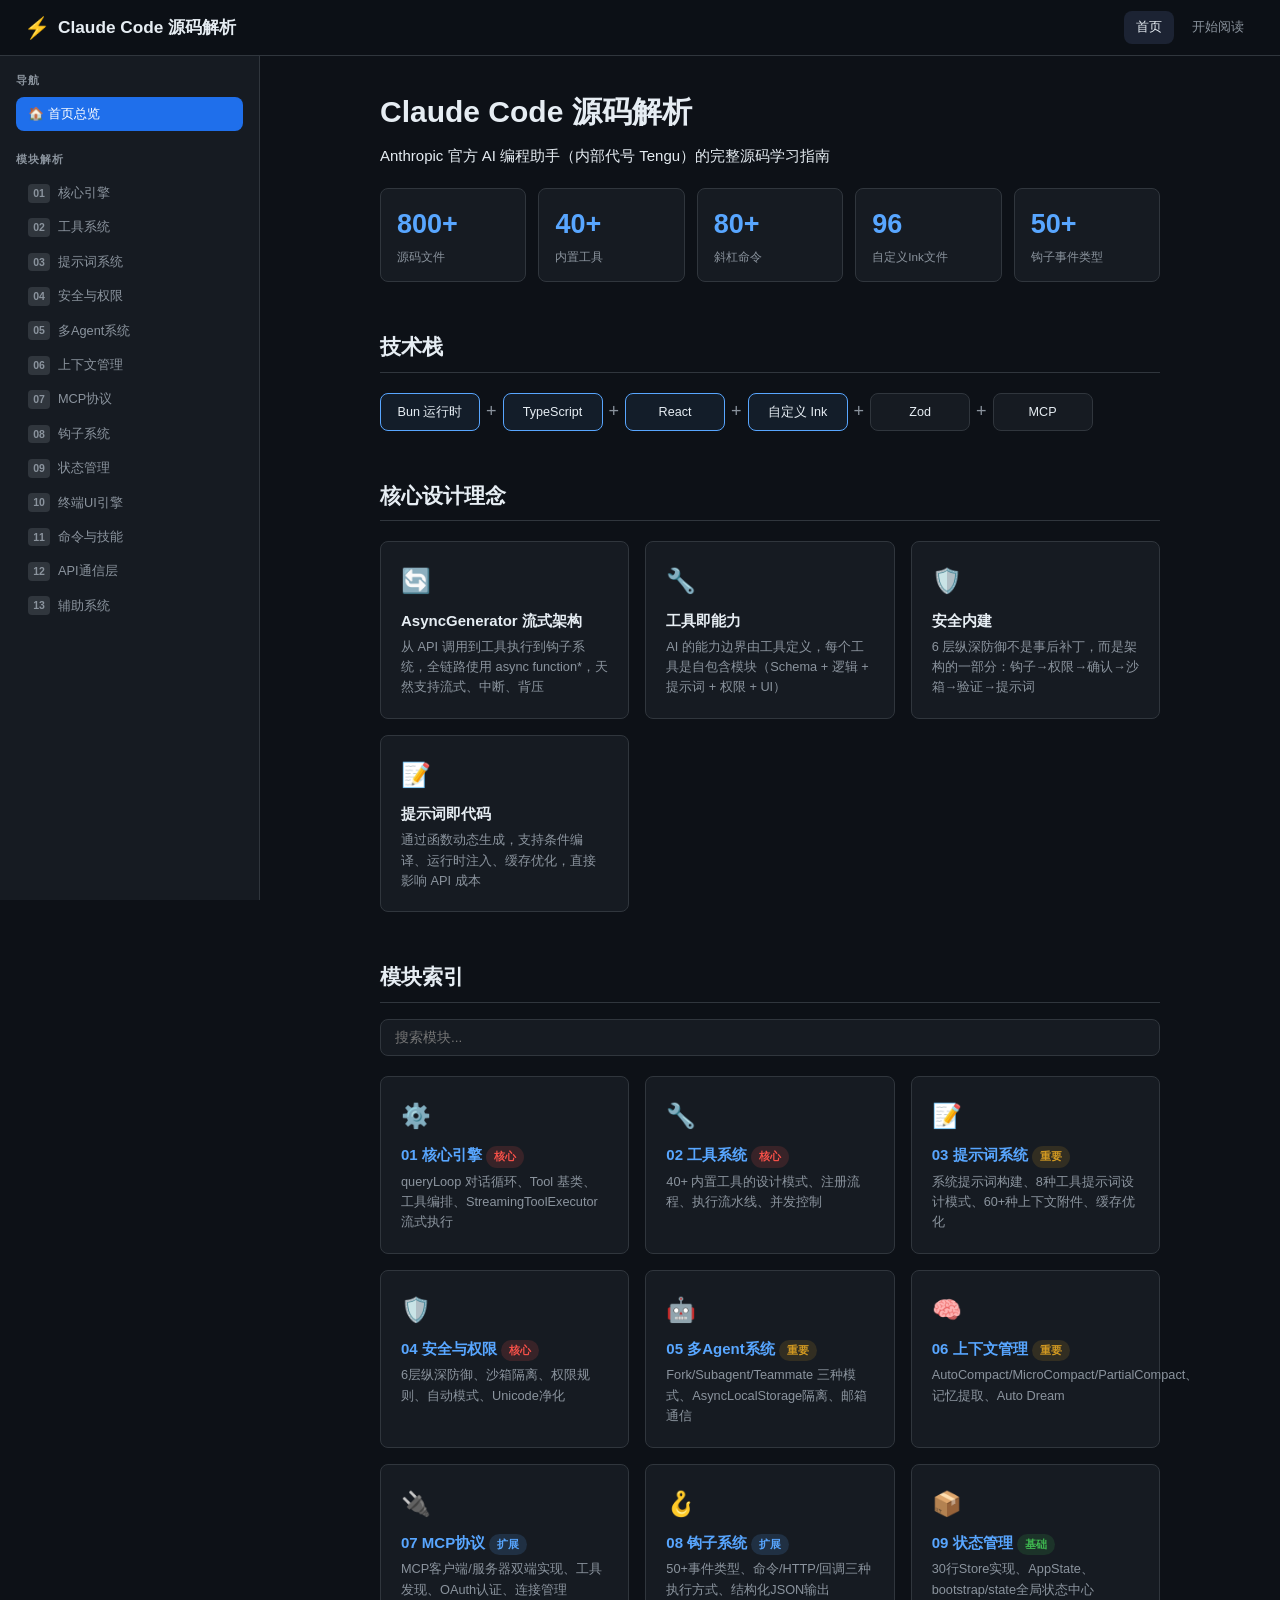
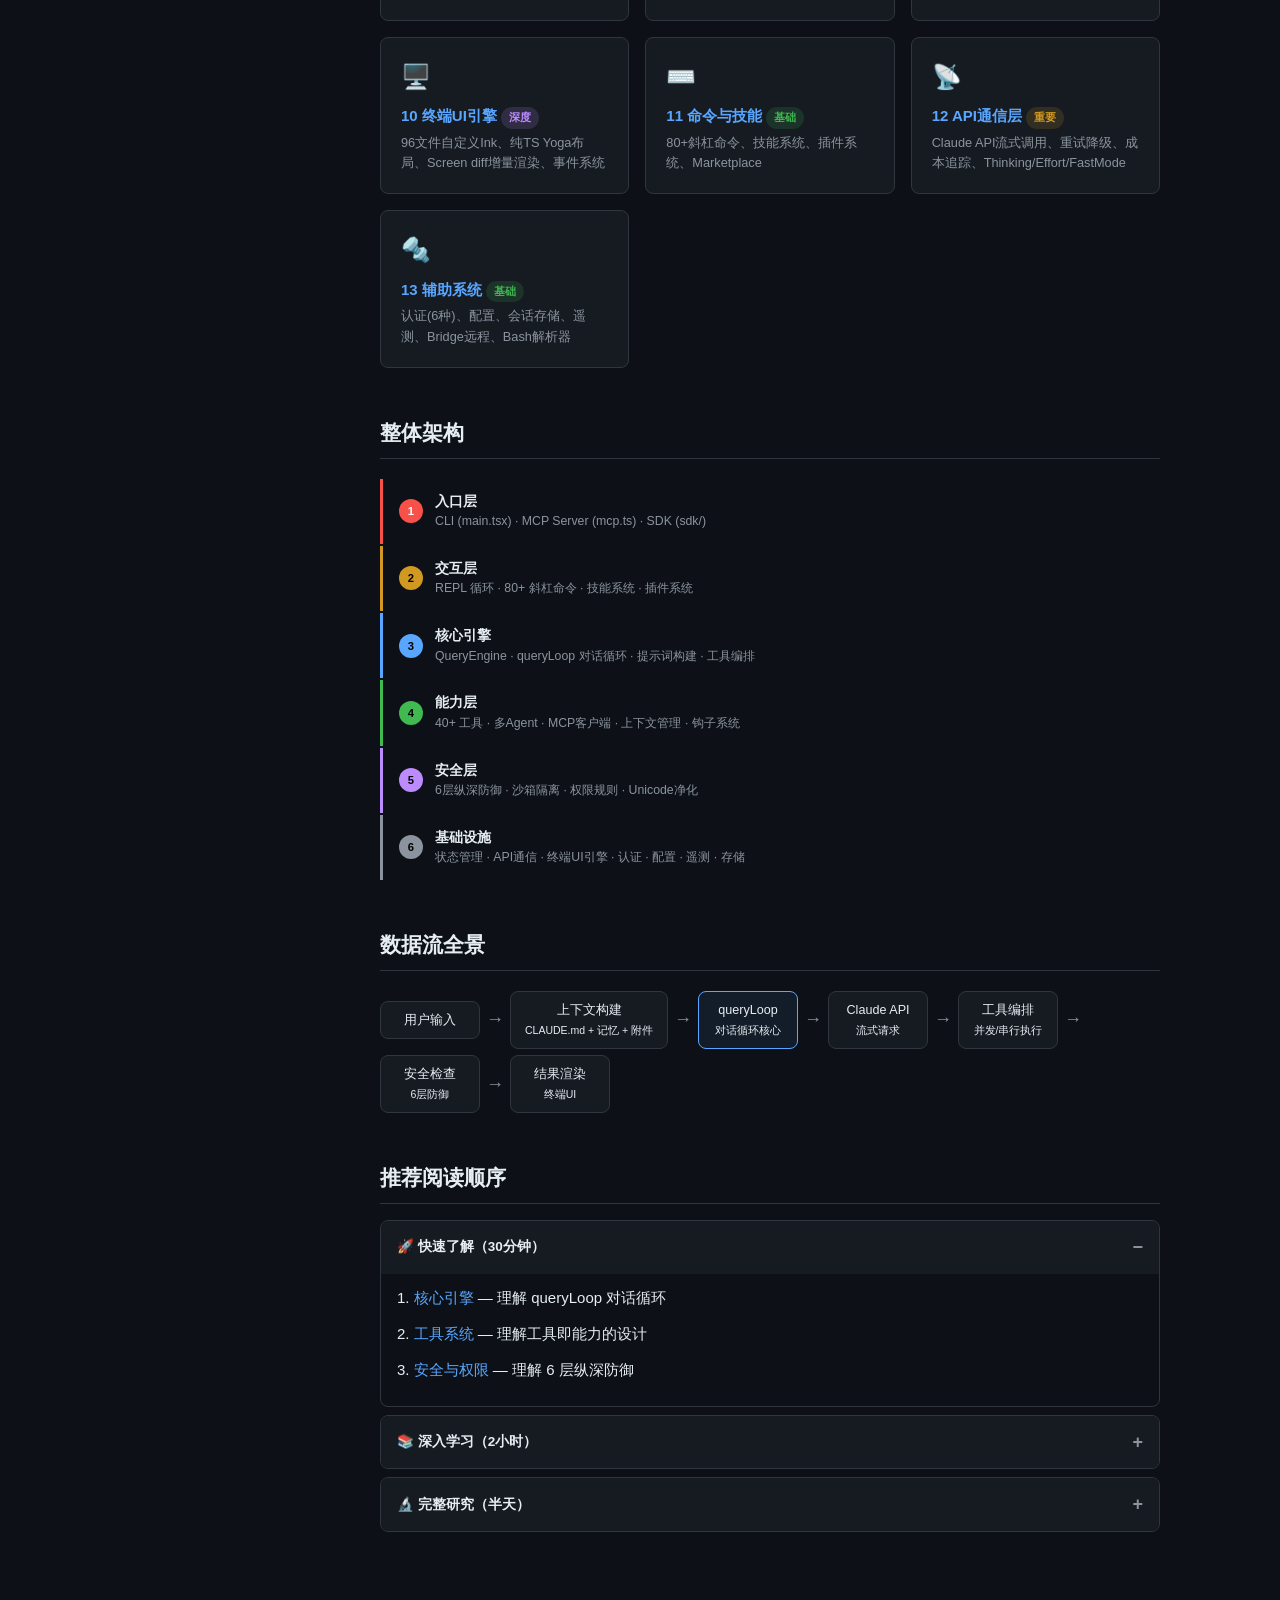
<file: front/index.html>
<!DOCTYPE html>
<html lang="zh-CN">
<head>
  <meta charset="UTF-8">
  <meta name="viewport" content="width=device-width, initial-scale=1.0">
  <title>Claude Code 源码解析</title>
  <link rel="stylesheet" href="css/style.css">
</head>
<body>

<!-- Header -->
<header class="header">
  <button class="menu-toggle">☰</button>
  <div class="header-logo"><span class="icon">⚡</span> Claude Code 源码解析</div>
  <nav class="header-nav">
    <a href="index.html" class="active">首页</a>
    <a href="pages/01-core.html">开始阅读</a>
  </nav>
</header>

<!-- Sidebar -->
<nav class="sidebar">
  <div class="sidebar-section">
    <div class="sidebar-title">导航</div>
    <a class="sidebar-link active" href="index.html">🏠 首页总览</a>
  </div>
  <div class="sidebar-section">
    <div class="sidebar-title">模块解析</div>
    <a class="sidebar-link" href="pages/01-core.html"><span class="num">01</span> 核心引擎</a>
    <a class="sidebar-link" href="pages/02-tools.html"><span class="num">02</span> 工具系统</a>
    <a class="sidebar-link" href="pages/03-prompt.html"><span class="num">03</span> 提示词系统</a>
    <a class="sidebar-link" href="pages/04-security.html"><span class="num">04</span> 安全与权限</a>
    <a class="sidebar-link" href="pages/05-agent.html"><span class="num">05</span> 多Agent系统</a>
    <a class="sidebar-link" href="pages/06-context.html"><span class="num">06</span> 上下文管理</a>
    <a class="sidebar-link" href="pages/07-mcp.html"><span class="num">07</span> MCP协议</a>
    <a class="sidebar-link" href="pages/08-hooks.html"><span class="num">08</span> 钩子系统</a>
    <a class="sidebar-link" href="pages/09-state.html"><span class="num">09</span> 状态管理</a>
    <a class="sidebar-link" href="pages/10-ink.html"><span class="num">10</span> 终端UI引擎</a>
    <a class="sidebar-link" href="pages/11-commands.html"><span class="num">11</span> 命令与技能</a>
    <a class="sidebar-link" href="pages/12-api.html"><span class="num">12</span> API通信层</a>
    <a class="sidebar-link" href="pages/13-aux.html"><span class="num">13</span> 辅助系统</a>
  </div>
</nav>

<!-- Main -->
<div class="main-wrapper">
<div class="main">
  <h1>Claude Code 源码解析</h1>
  <p class="subtitle">Anthropic 官方 AI 编程助手（内部代号 Tengu）的完整源码学习指南</p>

  <!-- Stats -->
  <div class="stat-row">
    <div class="stat-item"><div class="stat-value">800+</div><div class="stat-label">源码文件</div></div>
    <div class="stat-item"><div class="stat-value">40+</div><div class="stat-label">内置工具</div></div>
    <div class="stat-item"><div class="stat-value">80+</div><div class="stat-label">斜杠命令</div></div>
    <div class="stat-item"><div class="stat-value">96</div><div class="stat-label">自定义Ink文件</div></div>
    <div class="stat-item"><div class="stat-value">50+</div><div class="stat-label">钩子事件类型</div></div>
  </div>

  <!-- Tech Stack -->
  <h2>技术栈</h2>
  <div class="flow">
    <div class="flow-step highlight">Bun 运行时</div>
    <span class="flow-arrow">+</span>
    <div class="flow-step highlight">TypeScript</div>
    <span class="flow-arrow">+</span>
    <div class="flow-step highlight">React</div>
    <span class="flow-arrow">+</span>
    <div class="flow-step highlight">自定义 Ink</div>
    <span class="flow-arrow">+</span>
    <div class="flow-step">Zod</div>
    <span class="flow-arrow">+</span>
    <div class="flow-step">MCP</div>
  </div>

  <!-- Core Design -->
  <h2>核心设计理念</h2>
  <div class="card-grid">
    <div class="card">
      <div class="card-icon">🔄</div>
      <div class="card-title">AsyncGenerator 流式架构</div>
      <div class="card-desc">从 API 调用到工具执行到钩子系统，全链路使用 async function*，天然支持流式、中断、背压</div>
    </div>
    <div class="card">
      <div class="card-icon">🔧</div>
      <div class="card-title">工具即能力</div>
      <div class="card-desc">AI 的能力边界由工具定义，每个工具是自包含模块（Schema + 逻辑 + 提示词 + 权限 + UI）</div>
    </div>
    <div class="card">
      <div class="card-icon">🛡️</div>
      <div class="card-title">安全内建</div>
      <div class="card-desc">6 层纵深防御不是事后补丁，而是架构的一部分：钩子→权限→确认→沙箱→验证→提示词</div>
    </div>
    <div class="card">
      <div class="card-icon">📝</div>
      <div class="card-title">提示词即代码</div>
      <div class="card-desc">通过函数动态生成，支持条件编译、运行时注入、缓存优化，直接影响 API 成本</div>
    </div>
  </div>

  <!-- Search -->
  <h2>模块索引</h2>
  <p style="margin-bottom:12px"><input id="module-search" type="text" placeholder="搜索模块..." style="width:100%;padding:10px 14px;background:var(--bg-card);border:1px solid var(--border);border-radius:var(--radius);color:var(--text);font-size:.9rem;outline:none;"></p>

  <!-- Module Cards -->
  <div class="card-grid">
    <a class="card" href="pages/01-core.html" data-keywords="核心引擎 query queryLoop Tool 对话循环 工具编排 流式执行">
      <div class="card-icon">⚙️</div>
      <div class="card-title">01 核心引擎 <span class="tag tag-red">核心</span></div>
      <div class="card-desc">queryLoop 对话循环、Tool 基类、工具编排、StreamingToolExecutor 流式执行</div>
    </a>
    <a class="card" href="pages/02-tools.html" data-keywords="工具系统 Bash File Edit Read Write Glob Grep Agent Web MCP">
      <div class="card-icon">🔧</div>
      <div class="card-title">02 工具系统 <span class="tag tag-red">核心</span></div>
      <div class="card-desc">40+ 内置工具的设计模式、注册流程、执行流水线、并发控制</div>
    </a>
    <a class="card" href="pages/03-prompt.html" data-keywords="提示词 prompt 系统提示词 CLAUDE.md 附件 缓存 cache">
      <div class="card-icon">📝</div>
      <div class="card-title">03 提示词系统 <span class="tag tag-orange">重要</span></div>
      <div class="card-desc">系统提示词构建、8种工具提示词设计模式、60+种上下文附件、缓存优化</div>
    </a>
    <a class="card" href="pages/04-security.html" data-keywords="安全 权限 沙箱 sandbox permission hook 钩子">
      <div class="card-icon">🛡️</div>
      <div class="card-title">04 安全与权限 <span class="tag tag-red">核心</span></div>
      <div class="card-desc">6层纵深防御、沙箱隔离、权限规则、自动模式、Unicode净化</div>
    </a>
    <a class="card" href="pages/05-agent.html" data-keywords="Agent Fork Swarm Teammate Worktree 多Agent 协作">
      <div class="card-icon">🤖</div>
      <div class="card-title">05 多Agent系统 <span class="tag tag-orange">重要</span></div>
      <div class="card-desc">Fork/Subagent/Teammate 三种模式、AsyncLocalStorage隔离、邮箱通信</div>
    </a>
    <a class="card" href="pages/06-context.html" data-keywords="上下文 compact 压缩 记忆 memory dream token">
      <div class="card-icon">🧠</div>
      <div class="card-title">06 上下文管理 <span class="tag tag-orange">重要</span></div>
      <div class="card-desc">AutoCompact/MicroCompact/PartialCompact、记忆提取、Auto Dream</div>
    </a>
    <a class="card" href="pages/07-mcp.html" data-keywords="MCP 协议 客户端 服务器 OAuth 工具发现">
      <div class="card-icon">🔌</div>
      <div class="card-title">07 MCP协议 <span class="tag tag-blue">扩展</span></div>
      <div class="card-desc">MCP客户端/服务器双端实现、工具发现、OAuth认证、连接管理</div>
    </a>
    <a class="card" href="pages/08-hooks.html" data-keywords="钩子 hook 事件 PreToolUse PostToolUse Session">
      <div class="card-icon">🪝</div>
      <div class="card-title">08 钩子系统 <span class="tag tag-blue">扩展</span></div>
      <div class="card-desc">50+事件类型、命令/HTTP/回调三种执行方式、结构化JSON输出</div>
    </a>
    <a class="card" href="pages/09-state.html" data-keywords="状态 store AppState bootstrap React Context">
      <div class="card-icon">📦</div>
      <div class="card-title">09 状态管理 <span class="tag tag-green">基础</span></div>
      <div class="card-desc">30行Store实现、AppState、bootstrap/state全局状态中心</div>
    </a>
    <a class="card" href="pages/10-ink.html" data-keywords="终端 UI Ink Yoga 布局 Screen diff 渲染 组件">
      <div class="card-icon">🖥️</div>
      <div class="card-title">10 终端UI引擎 <span class="tag tag-purple">深度</span></div>
      <div class="card-desc">96文件自定义Ink、纯TS Yoga布局、Screen diff增量渲染、事件系统</div>
    </a>
    <a class="card" href="pages/11-commands.html" data-keywords="命令 技能 插件 skill plugin command 斜杠">
      <div class="card-icon">⌨️</div>
      <div class="card-title">11 命令与技能 <span class="tag tag-green">基础</span></div>
      <div class="card-desc">80+斜杠命令、技能系统、插件系统、Marketplace</div>
    </a>
    <a class="card" href="pages/12-api.html" data-keywords="API 通信 流式 重试 成本 thinking effort fast advisor">
      <div class="card-icon">📡</div>
      <div class="card-title">12 API通信层 <span class="tag tag-orange">重要</span></div>
      <div class="card-desc">Claude API流式调用、重试降级、成本追踪、Thinking/Effort/FastMode</div>
    </a>
    <a class="card" href="pages/13-aux.html" data-keywords="辅助 认证 配置 存储 遥测 bridge teleport bash chrome">
      <div class="card-icon">🔩</div>
      <div class="card-title">13 辅助系统 <span class="tag tag-green">基础</span></div>
      <div class="card-desc">认证(6种)、配置、会话存储、遥测、Bridge远程、Bash解析器</div>
    </a>
  </div>

  <!-- Architecture Overview -->
  <h2>整体架构</h2>
  <div class="layers">
    <div class="layer l1">
      <div class="layer-num">1</div>
      <div><div class="layer-title">入口层</div><div class="layer-desc">CLI (main.tsx) · MCP Server (mcp.ts) · SDK (sdk/)</div></div>
    </div>
    <div class="layer l2">
      <div class="layer-num">2</div>
      <div><div class="layer-title">交互层</div><div class="layer-desc">REPL 循环 · 80+ 斜杠命令 · 技能系统 · 插件系统</div></div>
    </div>
    <div class="layer l3">
      <div class="layer-num">3</div>
      <div><div class="layer-title">核心引擎</div><div class="layer-desc">QueryEngine · queryLoop 对话循环 · 提示词构建 · 工具编排</div></div>
    </div>
    <div class="layer l4">
      <div class="layer-num">4</div>
      <div><div class="layer-title">能力层</div><div class="layer-desc">40+ 工具 · 多Agent · MCP客户端 · 上下文管理 · 钩子系统</div></div>
    </div>
    <div class="layer l5">
      <div class="layer-num">5</div>
      <div><div class="layer-title">安全层</div><div class="layer-desc">6层纵深防御 · 沙箱隔离 · 权限规则 · Unicode净化</div></div>
    </div>
    <div class="layer l6">
      <div class="layer-num">6</div>
      <div><div class="layer-title">基础设施</div><div class="layer-desc">状态管理 · API通信 · 终端UI引擎 · 认证 · 配置 · 遥测 · 存储</div></div>
    </div>
  </div>

  <!-- Data Flow -->
  <h2>数据流全景</h2>
  <div class="flow">
    <div class="flow-step">用户输入</div>
    <span class="flow-arrow">→</span>
    <div class="flow-step">上下文构建<br><small>CLAUDE.md + 记忆 + 附件</small></div>
    <span class="flow-arrow">→</span>
    <div class="flow-step highlight">queryLoop<br><small>对话循环核心</small></div>
    <span class="flow-arrow">→</span>
    <div class="flow-step">Claude API<br><small>流式请求</small></div>
    <span class="flow-arrow">→</span>
    <div class="flow-step">工具编排<br><small>并发/串行执行</small></div>
    <span class="flow-arrow">→</span>
    <div class="flow-step">安全检查<br><small>6层防御</small></div>
    <span class="flow-arrow">→</span>
    <div class="flow-step">结果渲染<br><small>终端UI</small></div>
  </div>

  <!-- Reading Guide -->
  <h2>推荐阅读顺序</h2>
  <div class="accordion">
    <div class="accordion-item open">
      <div class="accordion-header">🚀 快速了解（30分钟）</div>
      <div class="accordion-body">
        <p>1. <a href="pages/01-core.html">核心引擎</a> — 理解 queryLoop 对话循环</p>
        <p>2. <a href="pages/02-tools.html">工具系统</a> — 理解工具即能力的设计</p>
        <p>3. <a href="pages/04-security.html">安全与权限</a> — 理解 6 层纵深防御</p>
      </div>
    </div>
    <div class="accordion-item">
      <div class="accordion-header">📚 深入学习（2小时）</div>
      <div class="accordion-body">
        <p>4. <a href="pages/03-prompt.html">提示词系统</a> — 学习工业级提示词工程</p>
        <p>5. <a href="pages/05-agent.html">多Agent系统</a> — 理解 Fork/Swarm 协作</p>
        <p>6. <a href="pages/06-context.html">上下文管理</a> — 理解压缩和记忆策略</p>
        <p>7. <a href="pages/12-api.html">API通信层</a> — 理解流式调用和成本优化</p>
      </div>
    </div>
    <div class="accordion-item">
      <div class="accordion-header">🔬 完整研究（半天）</div>
      <div class="accordion-body">
        <p>8. <a href="pages/07-mcp.html">MCP协议</a> — 理解外部工具集成</p>
        <p>9. <a href="pages/08-hooks.html">钩子系统</a> — 理解可扩展性设计</p>
        <p>10. <a href="pages/09-state.html">状态管理</a> — 理解轻量级状态方案</p>
        <p>11. <a href="pages/10-ink.html">终端UI引擎</a> — 理解自定义渲染引擎</p>
        <p>12. <a href="pages/11-commands.html">命令与技能</a> — 理解命令和插件系统</p>
        <p>13. <a href="pages/13-aux.html">辅助系统</a> — 理解基础设施层</p>
      </div>
    </div>
  </div>
</div>
</div>

<script src="js/main.js"></script>
</body>
</html>
</file>
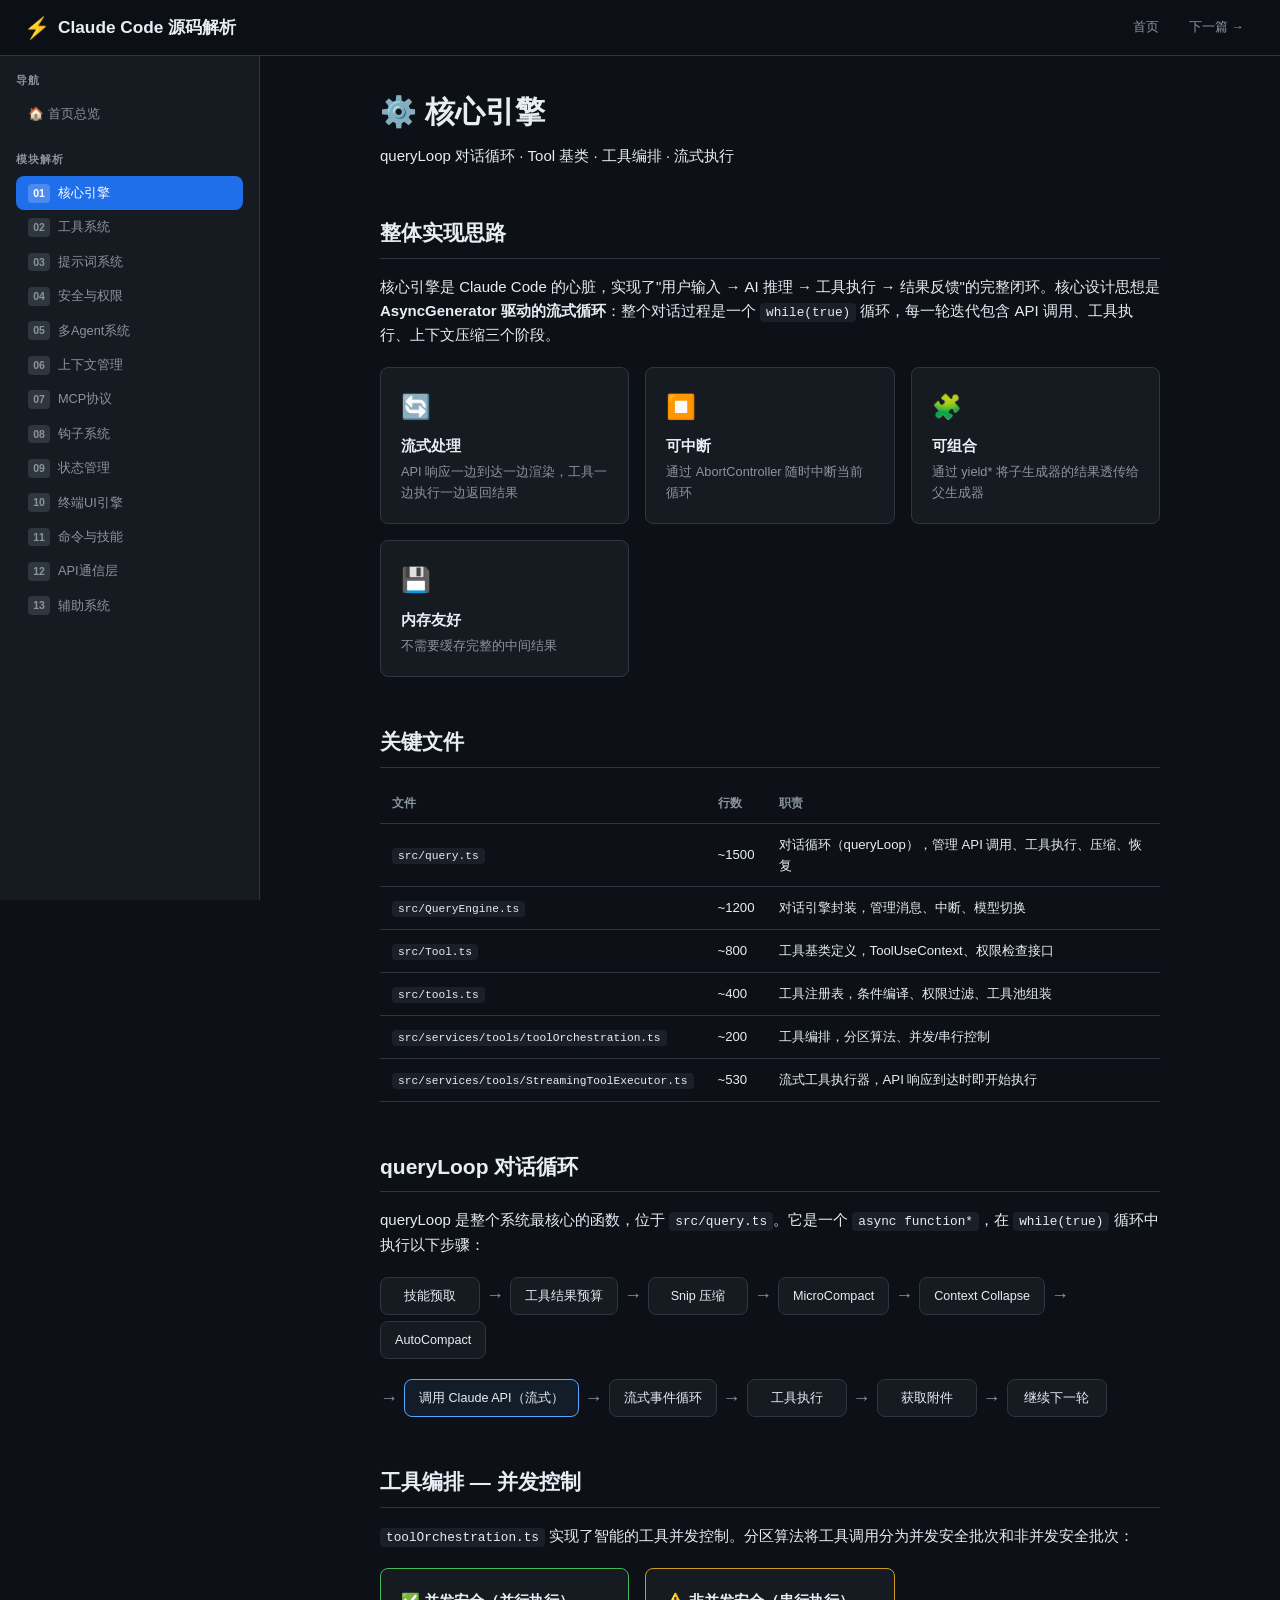
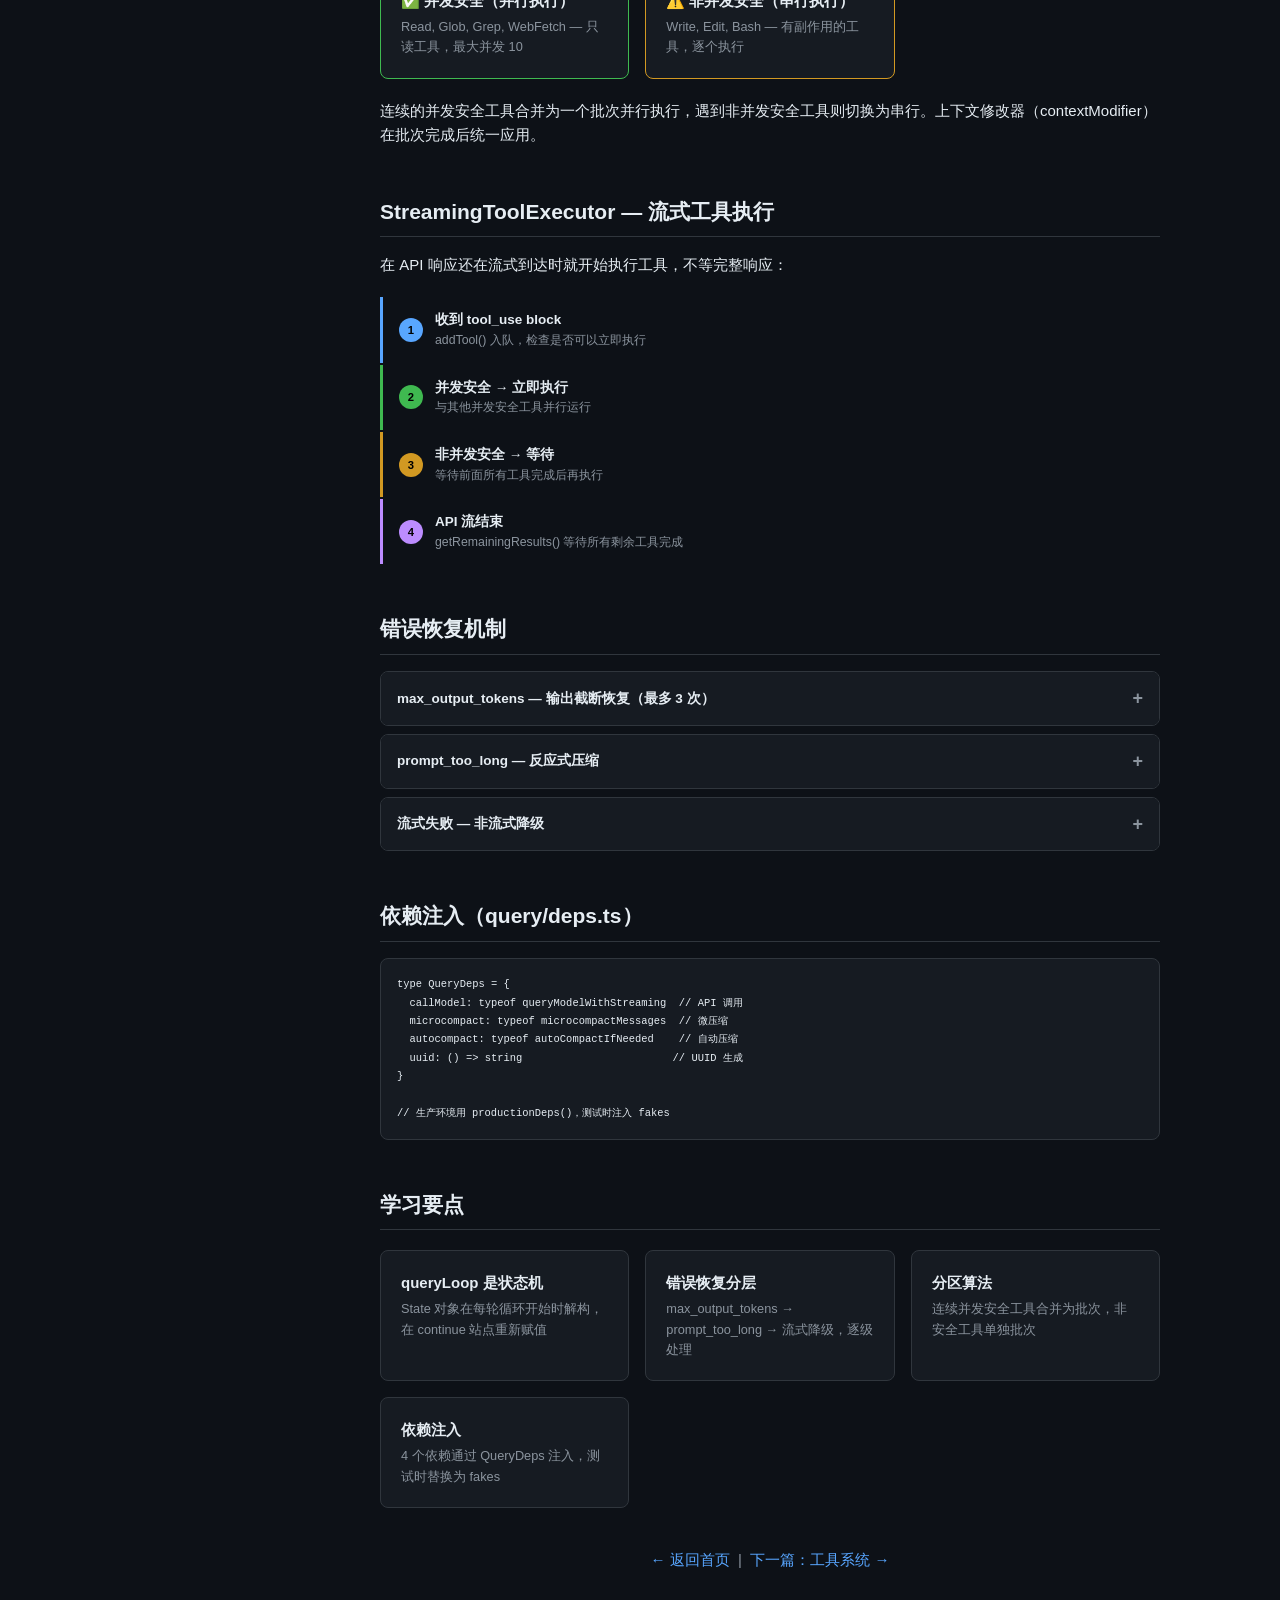
<file: front/pages/01-core.html>
<!DOCTYPE html>
<html lang="zh-CN">
<head>
  <meta charset="UTF-8">
  <meta name="viewport" content="width=device-width, initial-scale=1.0">
  <title>01 核心引擎 - Claude Code 源码解析</title>
  <link rel="stylesheet" href="../css/style.css">
</head>
<body>

<header class="header">
  <button class="menu-toggle">☰</button>
  <div class="header-logo"><span class="icon">⚡</span> Claude Code 源码解析</div>
  <nav class="header-nav">
    <a href="../index.html">首页</a>
    <a href="02-tools.html">下一篇 →</a>
  </nav>
</header>

<nav class="sidebar">
  <div class="sidebar-section">
    <div class="sidebar-title">导航</div>
    <a class="sidebar-link" href="../index.html">🏠 首页总览</a>
  </div>
  <div class="sidebar-section">
    <div class="sidebar-title">模块解析</div>
    <a class="sidebar-link active" href="01-core.html"><span class="num">01</span> 核心引擎</a>
    <a class="sidebar-link" href="02-tools.html"><span class="num">02</span> 工具系统</a>
    <a class="sidebar-link" href="03-prompt.html"><span class="num">03</span> 提示词系统</a>
    <a class="sidebar-link" href="04-security.html"><span class="num">04</span> 安全与权限</a>
    <a class="sidebar-link" href="05-agent.html"><span class="num">05</span> 多Agent系统</a>
    <a class="sidebar-link" href="06-context.html"><span class="num">06</span> 上下文管理</a>
    <a class="sidebar-link" href="07-mcp.html"><span class="num">07</span> MCP协议</a>
    <a class="sidebar-link" href="08-hooks.html"><span class="num">08</span> 钩子系统</a>
    <a class="sidebar-link" href="09-state.html"><span class="num">09</span> 状态管理</a>
    <a class="sidebar-link" href="10-ink.html"><span class="num">10</span> 终端UI引擎</a>
    <a class="sidebar-link" href="11-commands.html"><span class="num">11</span> 命令与技能</a>
    <a class="sidebar-link" href="12-api.html"><span class="num">12</span> API通信层</a>
    <a class="sidebar-link" href="13-aux.html"><span class="num">13</span> 辅助系统</a>
  </div>
</nav>

<div class="main-wrapper"><div class="main">
  <h1>⚙️ 核心引擎</h1>
  <p class="subtitle">queryLoop 对话循环 · Tool 基类 · 工具编排 · 流式执行</p>

  <!-- Overview -->
  <h2>整体实现思路</h2>
  <p>核心引擎是 Claude Code 的心脏，实现了"用户输入 → AI 推理 → 工具执行 → 结果反馈"的完整闭环。核心设计思想是 <strong>AsyncGenerator 驱动的流式循环</strong>：整个对话过程是一个 <code>while(true)</code> 循环，每一轮迭代包含 API 调用、工具执行、上下文压缩三个阶段。</p>

  <div class="card-grid">
    <div class="card">
      <div class="card-icon">🔄</div>
      <div class="card-title">流式处理</div>
      <div class="card-desc">API 响应一边到达一边渲染，工具一边执行一边返回结果</div>
    </div>
    <div class="card">
      <div class="card-icon">⏹️</div>
      <div class="card-title">可中断</div>
      <div class="card-desc">通过 AbortController 随时中断当前循环</div>
    </div>
    <div class="card">
      <div class="card-icon">🧩</div>
      <div class="card-title">可组合</div>
      <div class="card-desc">通过 yield* 将子生成器的结果透传给父生成器</div>
    </div>
    <div class="card">
      <div class="card-icon">💾</div>
      <div class="card-title">内存友好</div>
      <div class="card-desc">不需要缓存完整的中间结果</div>
    </div>
  </div>

  <!-- Key Files -->
  <h2>关键文件</h2>
  <table>
    <thead><tr><th>文件</th><th>行数</th><th>职责</th></tr></thead>
    <tbody>
      <tr><td><code>src/query.ts</code></td><td>~1500</td><td>对话循环（queryLoop），管理 API 调用、工具执行、压缩、恢复</td></tr>
      <tr><td><code>src/QueryEngine.ts</code></td><td>~1200</td><td>对话引擎封装，管理消息、中断、模型切换</td></tr>
      <tr><td><code>src/Tool.ts</code></td><td>~800</td><td>工具基类定义，ToolUseContext、权限检查接口</td></tr>
      <tr><td><code>src/tools.ts</code></td><td>~400</td><td>工具注册表，条件编译、权限过滤、工具池组装</td></tr>
      <tr><td><code>src/services/tools/toolOrchestration.ts</code></td><td>~200</td><td>工具编排，分区算法、并发/串行控制</td></tr>
      <tr><td><code>src/services/tools/StreamingToolExecutor.ts</code></td><td>~530</td><td>流式工具执行器，API 响应到达时即开始执行</td></tr>
    </tbody>
  </table>

  <!-- queryLoop Flow -->
  <h2>queryLoop 对话循环</h2>
  <p>queryLoop 是整个系统最核心的函数，位于 <code>src/query.ts</code>。它是一个 <code>async function*</code>，在 <code>while(true)</code> 循环中执行以下步骤：</p>

  <div class="flow">
    <div class="flow-step">技能预取</div>
    <span class="flow-arrow">→</span>
    <div class="flow-step">工具结果预算</div>
    <span class="flow-arrow">→</span>
    <div class="flow-step">Snip 压缩</div>
    <span class="flow-arrow">→</span>
    <div class="flow-step">MicroCompact</div>
    <span class="flow-arrow">→</span>
    <div class="flow-step">Context Collapse</div>
    <span class="flow-arrow">→</span>
    <div class="flow-step">AutoCompact</div>
  </div>
  <div class="flow">
    <span class="flow-arrow">→</span>
    <div class="flow-step highlight">调用 Claude API（流式）</div>
    <span class="flow-arrow">→</span>
    <div class="flow-step">流式事件循环</div>
    <span class="flow-arrow">→</span>
    <div class="flow-step">工具执行</div>
    <span class="flow-arrow">→</span>
    <div class="flow-step">获取附件</div>
    <span class="flow-arrow">→</span>
    <div class="flow-step">继续下一轮</div>
  </div>

  <!-- Tool Orchestration -->
  <h2>工具编排 — 并发控制</h2>
  <p><code>toolOrchestration.ts</code> 实现了智能的工具并发控制。分区算法将工具调用分为并发安全批次和非并发安全批次：</p>

  <div class="card-grid">
    <div class="card" style="border-color:var(--green)">
      <div class="card-title">✅ 并发安全（并行执行）</div>
      <div class="card-desc">Read, Glob, Grep, WebFetch — 只读工具，最大并发 10</div>
    </div>
    <div class="card" style="border-color:var(--orange)">
      <div class="card-title">⚠️ 非并发安全（串行执行）</div>
      <div class="card-desc">Write, Edit, Bash — 有副作用的工具，逐个执行</div>
    </div>
  </div>

  <p>连续的并发安全工具合并为一个批次并行执行，遇到非并发安全工具则切换为串行。上下文修改器（contextModifier）在批次完成后统一应用。</p>

  <!-- StreamingToolExecutor -->
  <h2>StreamingToolExecutor — 流式工具执行</h2>
  <p>在 API 响应还在流式到达时就开始执行工具，不等完整响应：</p>

  <div class="layers">
    <div class="layer l3">
      <div class="layer-num">1</div>
      <div><div class="layer-title">收到 tool_use block</div><div class="layer-desc">addTool() 入队，检查是否可以立即执行</div></div>
    </div>
    <div class="layer l4">
      <div class="layer-num">2</div>
      <div><div class="layer-title">并发安全 → 立即执行</div><div class="layer-desc">与其他并发安全工具并行运行</div></div>
    </div>
    <div class="layer l2">
      <div class="layer-num">3</div>
      <div><div class="layer-title">非并发安全 → 等待</div><div class="layer-desc">等待前面所有工具完成后再执行</div></div>
    </div>
    <div class="layer l5">
      <div class="layer-num">4</div>
      <div><div class="layer-title">API 流结束</div><div class="layer-desc">getRemainingResults() 等待所有剩余工具完成</div></div>
    </div>
  </div>

  <!-- Error Recovery -->
  <h2>错误恢复机制</h2>
  <div class="accordion">
    <div class="accordion-item">
      <div class="accordion-header">max_output_tokens — 输出截断恢复（最多 3 次）</div>
      <div class="accordion-body">
        <p>当 AI 响应被截断时，自动继续下一轮循环让 AI 从断点继续。最多恢复 3 次，超过则停止。</p>
      </div>
    </div>
    <div class="accordion-item">
      <div class="accordion-header">prompt_too_long — 反应式压缩</div>
      <div class="accordion-body">
        <p>API 返回 413 时触发 Reactive Compact，压缩上下文后重试。</p>
      </div>
    </div>
    <div class="accordion-item">
      <div class="accordion-header">流式失败 — 非流式降级</div>
      <div class="accordion-body">
        <p>流式请求失败时自动降级为非流式请求。包含空闲看门狗（90s）和停顿检测（30s）。</p>
      </div>
    </div>
  </div>

  <!-- Dependency Injection -->
  <h2>依赖注入（query/deps.ts）</h2>
  <pre><code>type QueryDeps = {
  callModel: typeof queryModelWithStreaming  // API 调用
  microcompact: typeof microcompactMessages  // 微压缩
  autocompact: typeof autoCompactIfNeeded    // 自动压缩
  uuid: () =&gt; string                        // UUID 生成
}

// 生产环境用 productionDeps()，测试时注入 fakes</code></pre>

  <!-- Key Takeaways -->
  <h2>学习要点</h2>
  <div class="card-grid">
    <div class="card">
      <div class="card-title">queryLoop 是状态机</div>
      <div class="card-desc">State 对象在每轮循环开始时解构，在 continue 站点重新赋值</div>
    </div>
    <div class="card">
      <div class="card-title">错误恢复分层</div>
      <div class="card-desc">max_output_tokens → prompt_too_long → 流式降级，逐级处理</div>
    </div>
    <div class="card">
      <div class="card-title">分区算法</div>
      <div class="card-desc">连续并发安全工具合并为批次，非安全工具单独批次</div>
    </div>
    <div class="card">
      <div class="card-title">依赖注入</div>
      <div class="card-desc">4 个依赖通过 QueryDeps 注入，测试时替换为 fakes</div>
    </div>
  </div>

  <p style="margin-top:40px;text-align:center;color:var(--text-dim)">
    <a href="../index.html">← 返回首页</a> &nbsp;|&nbsp; <a href="02-tools.html">下一篇：工具系统 →</a>
  </p>
</div>

</div><script src="../js/main.js"></script>
</body>
</html>
</file>
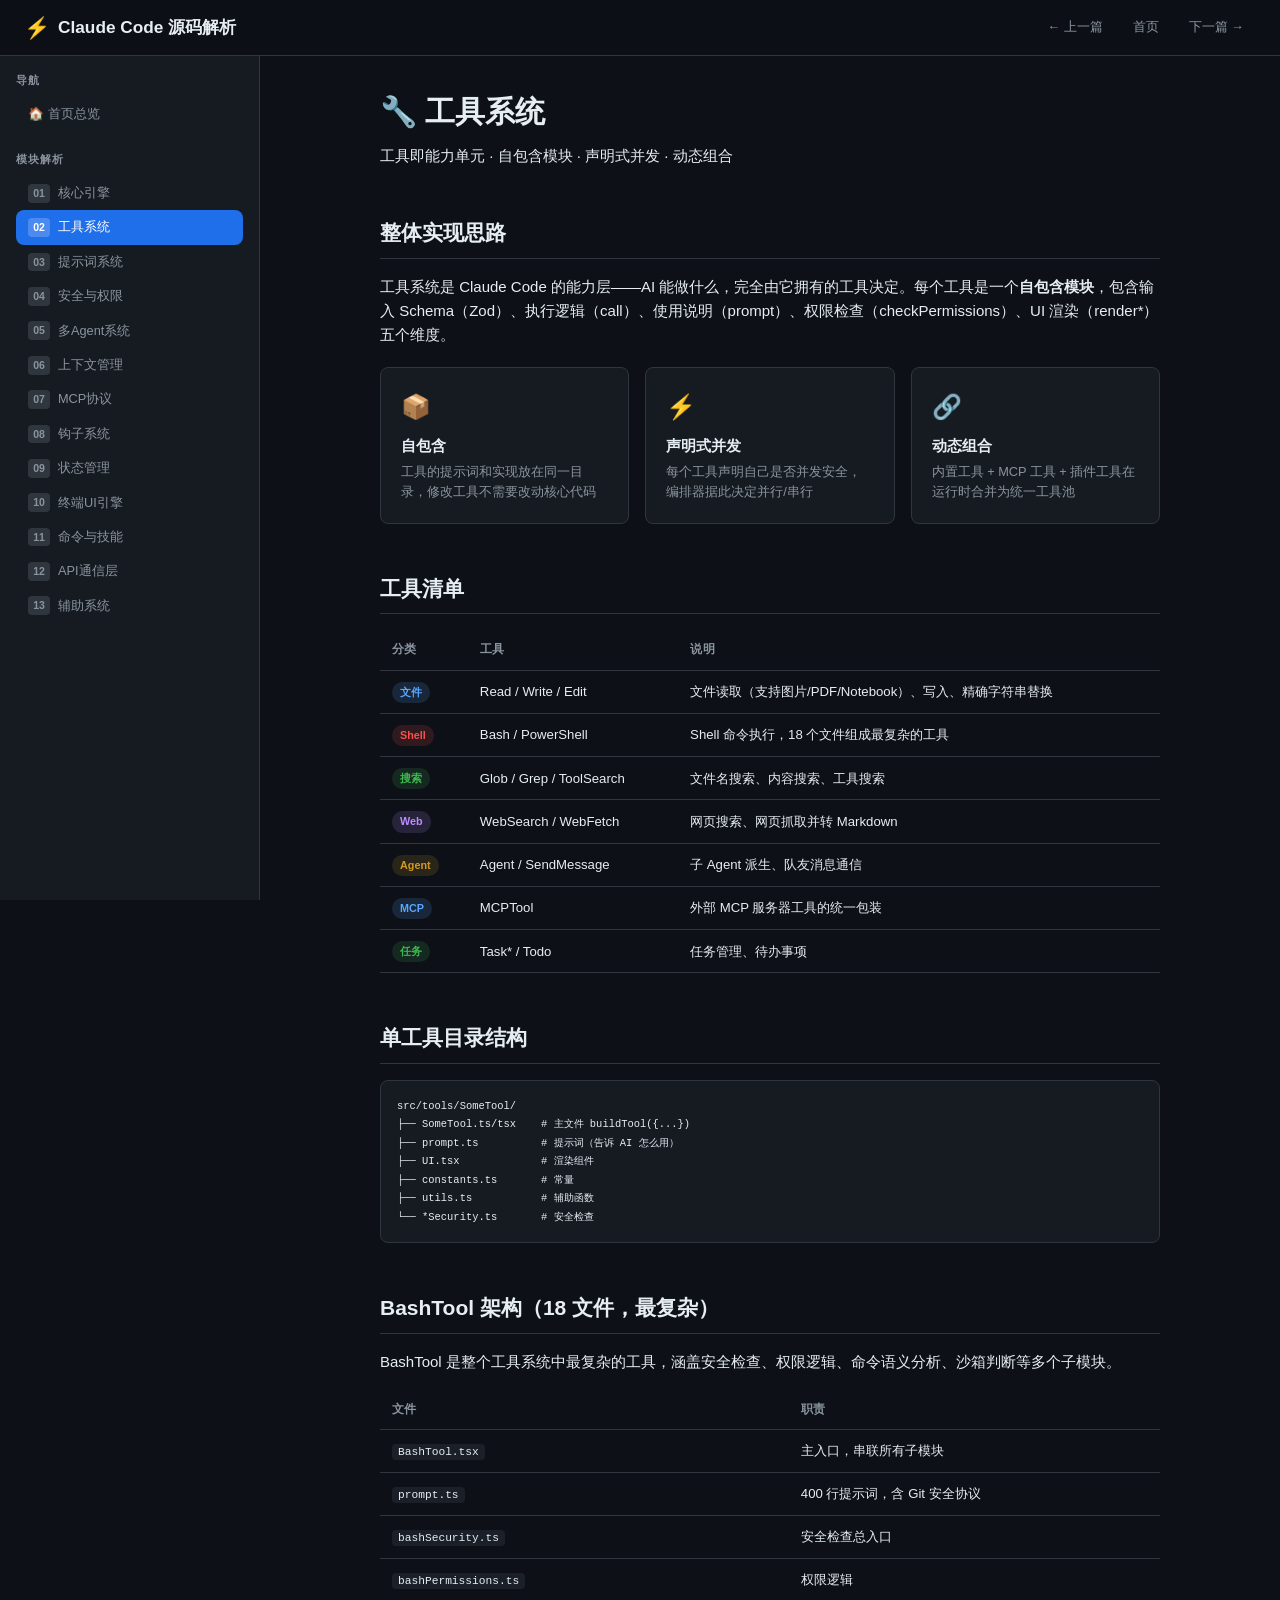
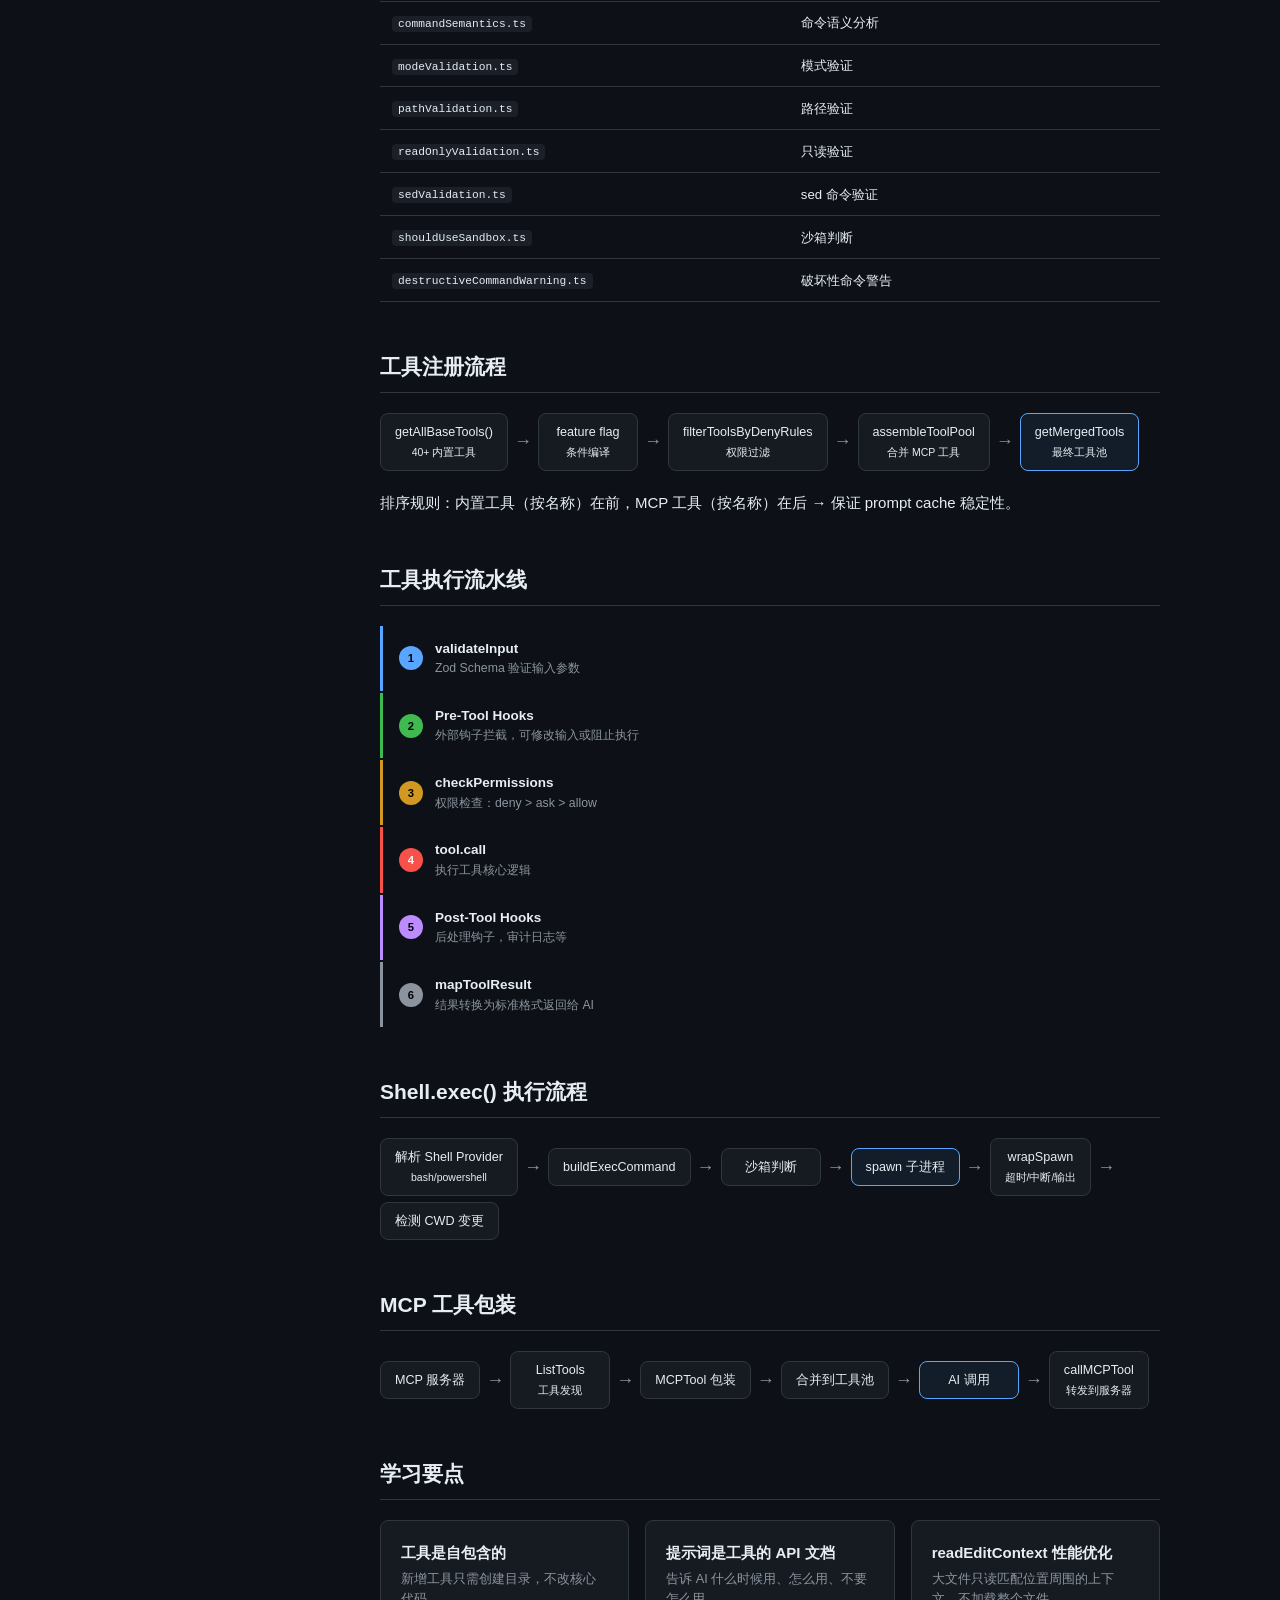
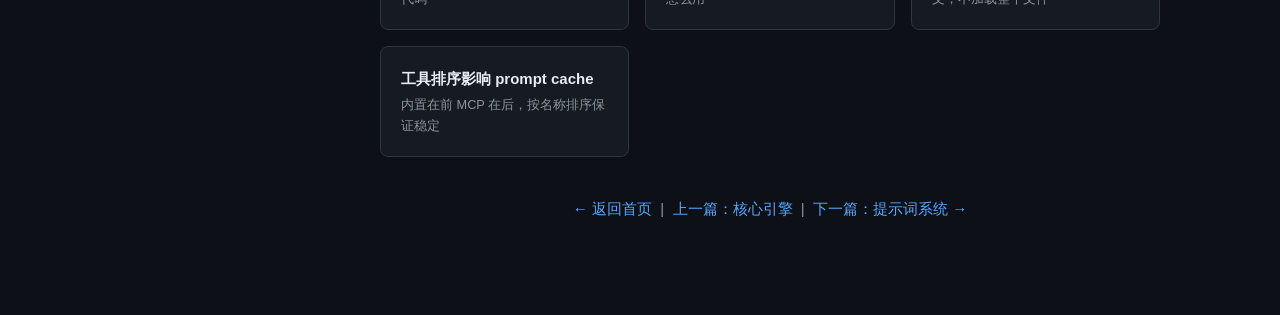
<file: front/pages/02-tools.html>
<!DOCTYPE html>
<html lang="zh-CN">
<head>
  <meta charset="UTF-8">
  <meta name="viewport" content="width=device-width, initial-scale=1.0">
  <title>02 工具系统 - Claude Code 源码解析</title>
  <link rel="stylesheet" href="../css/style.css">
</head>
<body>

<header class="header">
  <button class="menu-toggle">☰</button>
  <div class="header-logo"><span class="icon">⚡</span> Claude Code 源码解析</div>
  <nav class="header-nav">
    <a href="01-core.html">← 上一篇</a>
    <a href="../index.html">首页</a>
    <a href="03-prompt.html">下一篇 →</a>
  </nav>
</header>

<nav class="sidebar">
  <div class="sidebar-section">
    <div class="sidebar-title">导航</div>
    <a class="sidebar-link" href="../index.html">🏠 首页总览</a>
  </div>
  <div class="sidebar-section">
    <div class="sidebar-title">模块解析</div>
    <a class="sidebar-link" href="01-core.html"><span class="num">01</span> 核心引擎</a>
    <a class="sidebar-link active" href="02-tools.html"><span class="num">02</span> 工具系统</a>
    <a class="sidebar-link" href="03-prompt.html"><span class="num">03</span> 提示词系统</a>
    <a class="sidebar-link" href="04-security.html"><span class="num">04</span> 安全与权限</a>
    <a class="sidebar-link" href="05-agent.html"><span class="num">05</span> 多Agent系统</a>
    <a class="sidebar-link" href="06-context.html"><span class="num">06</span> 上下文管理</a>
    <a class="sidebar-link" href="07-mcp.html"><span class="num">07</span> MCP协议</a>
    <a class="sidebar-link" href="08-hooks.html"><span class="num">08</span> 钩子系统</a>
    <a class="sidebar-link" href="09-state.html"><span class="num">09</span> 状态管理</a>
    <a class="sidebar-link" href="10-ink.html"><span class="num">10</span> 终端UI引擎</a>
    <a class="sidebar-link" href="11-commands.html"><span class="num">11</span> 命令与技能</a>
    <a class="sidebar-link" href="12-api.html"><span class="num">12</span> API通信层</a>
    <a class="sidebar-link" href="13-aux.html"><span class="num">13</span> 辅助系统</a>
  </div>
</nav>

<div class="main-wrapper"><div class="main">
  <h1>🔧 工具系统</h1>
  <p class="subtitle">工具即能力单元 · 自包含模块 · 声明式并发 · 动态组合</p>

  <!-- 整体思路 -->
  <h2>整体实现思路</h2>
  <p>工具系统是 Claude Code 的能力层——AI 能做什么，完全由它拥有的工具决定。每个工具是一个<strong>自包含模块</strong>，包含输入 Schema（Zod）、执行逻辑（call）、使用说明（prompt）、权限检查（checkPermissions）、UI 渲染（render*）五个维度。</p>

  <div class="card-grid">
    <div class="card">
      <div class="card-icon">📦</div>
      <div class="card-title">自包含</div>
      <div class="card-desc">工具的提示词和实现放在同一目录，修改工具不需要改动核心代码</div>
    </div>
    <div class="card">
      <div class="card-icon">⚡</div>
      <div class="card-title">声明式并发</div>
      <div class="card-desc">每个工具声明自己是否并发安全，编排器据此决定并行/串行</div>
    </div>
    <div class="card">
      <div class="card-icon">🔗</div>
      <div class="card-title">动态组合</div>
      <div class="card-desc">内置工具 + MCP 工具 + 插件工具在运行时合并为统一工具池</div>
    </div>
  </div>

  <!-- 工具清单 -->
  <h2>工具清单</h2>
  <table>
    <thead><tr><th>分类</th><th>工具</th><th>说明</th></tr></thead>
    <tbody>
      <tr><td><span class="tag tag-blue">文件</span></td><td>Read / Write / Edit</td><td>文件读取（支持图片/PDF/Notebook）、写入、精确字符串替换</td></tr>
      <tr><td><span class="tag tag-red">Shell</span></td><td>Bash / PowerShell</td><td>Shell 命令执行，18 个文件组成最复杂的工具</td></tr>
      <tr><td><span class="tag tag-green">搜索</span></td><td>Glob / Grep / ToolSearch</td><td>文件名搜索、内容搜索、工具搜索</td></tr>
      <tr><td><span class="tag tag-purple">Web</span></td><td>WebSearch / WebFetch</td><td>网页搜索、网页抓取并转 Markdown</td></tr>
      <tr><td><span class="tag tag-orange">Agent</span></td><td>Agent / SendMessage</td><td>子 Agent 派生、队友消息通信</td></tr>
      <tr><td><span class="tag tag-blue">MCP</span></td><td>MCPTool</td><td>外部 MCP 服务器工具的统一包装</td></tr>
      <tr><td><span class="tag tag-green">任务</span></td><td>Task* / Todo</td><td>任务管理、待办事项</td></tr>
    </tbody>
  </table>

  <!-- 单工具目录结构 -->
  <h2>单工具目录结构</h2>
  <pre><code>src/tools/SomeTool/
├── SomeTool.ts/tsx    # 主文件 buildTool({...})
├── prompt.ts          # 提示词（告诉 AI 怎么用）
├── UI.tsx             # 渲染组件
├── constants.ts       # 常量
├── utils.ts           # 辅助函数
└── *Security.ts       # 安全检查</code></pre>

  <!-- BashTool 架构 -->
  <h2>BashTool 架构（18 文件，最复杂）</h2>
  <p>BashTool 是整个工具系统中最复杂的工具，涵盖安全检查、权限逻辑、命令语义分析、沙箱判断等多个子模块。</p>

  <table>
    <thead><tr><th>文件</th><th>职责</th></tr></thead>
    <tbody>
      <tr><td><code>BashTool.tsx</code></td><td>主入口，串联所有子模块</td></tr>
      <tr><td><code>prompt.ts</code></td><td>400 行提示词，含 Git 安全协议</td></tr>
      <tr><td><code>bashSecurity.ts</code></td><td>安全检查总入口</td></tr>
      <tr><td><code>bashPermissions.ts</code></td><td>权限逻辑</td></tr>
      <tr><td><code>commandSemantics.ts</code></td><td>命令语义分析</td></tr>
      <tr><td><code>modeValidation.ts</code></td><td>模式验证</td></tr>
      <tr><td><code>pathValidation.ts</code></td><td>路径验证</td></tr>
      <tr><td><code>readOnlyValidation.ts</code></td><td>只读验证</td></tr>
      <tr><td><code>sedValidation.ts</code></td><td>sed 命令验证</td></tr>
      <tr><td><code>shouldUseSandbox.ts</code></td><td>沙箱判断</td></tr>
      <tr><td><code>destructiveCommandWarning.ts</code></td><td>破坏性命令警告</td></tr>
    </tbody>
  </table>

  <!-- 工具注册流程 -->
  <h2>工具注册流程</h2>
  <div class="flow">
    <div class="flow-step">getAllBaseTools()<br><small>40+ 内置工具</small></div>
    <span class="flow-arrow">→</span>
    <div class="flow-step">feature flag<br><small>条件编译</small></div>
    <span class="flow-arrow">→</span>
    <div class="flow-step">filterToolsByDenyRules<br><small>权限过滤</small></div>
    <span class="flow-arrow">→</span>
    <div class="flow-step">assembleToolPool<br><small>合并 MCP 工具</small></div>
    <span class="flow-arrow">→</span>
    <div class="flow-step highlight">getMergedTools<br><small>最终工具池</small></div>
  </div>
  <p>排序规则：内置工具（按名称）在前，MCP 工具（按名称）在后 → 保证 prompt cache 稳定性。</p>

  <!-- 工具执行流水线 -->
  <h2>工具执行流水线</h2>
  <div class="layers">
    <div class="layer l3">
      <div class="layer-num">1</div>
      <div><div class="layer-title">validateInput</div><div class="layer-desc">Zod Schema 验证输入参数</div></div>
    </div>
    <div class="layer l4">
      <div class="layer-num">2</div>
      <div><div class="layer-title">Pre-Tool Hooks</div><div class="layer-desc">外部钩子拦截，可修改输入或阻止执行</div></div>
    </div>
    <div class="layer l2">
      <div class="layer-num">3</div>
      <div><div class="layer-title">checkPermissions</div><div class="layer-desc">权限检查：deny &gt; ask &gt; allow</div></div>
    </div>
    <div class="layer l1">
      <div class="layer-num">4</div>
      <div><div class="layer-title">tool.call</div><div class="layer-desc">执行工具核心逻辑</div></div>
    </div>
    <div class="layer l5">
      <div class="layer-num">5</div>
      <div><div class="layer-title">Post-Tool Hooks</div><div class="layer-desc">后处理钩子，审计日志等</div></div>
    </div>
    <div class="layer l6">
      <div class="layer-num">6</div>
      <div><div class="layer-title">mapToolResult</div><div class="layer-desc">结果转换为标准格式返回给 AI</div></div>
    </div>
  </div>

  <!-- Shell.exec 执行流程 -->
  <h2>Shell.exec() 执行流程</h2>
  <div class="flow">
    <div class="flow-step">解析 Shell Provider<br><small>bash/powershell</small></div>
    <span class="flow-arrow">→</span>
    <div class="flow-step">buildExecCommand</div>
    <span class="flow-arrow">→</span>
    <div class="flow-step">沙箱判断</div>
    <span class="flow-arrow">→</span>
    <div class="flow-step highlight">spawn 子进程</div>
    <span class="flow-arrow">→</span>
    <div class="flow-step">wrapSpawn<br><small>超时/中断/输出</small></div>
    <span class="flow-arrow">→</span>
    <div class="flow-step">检测 CWD 变更</div>
  </div>

  <!-- MCP 工具包装 -->
  <h2>MCP 工具包装</h2>
  <div class="flow">
    <div class="flow-step">MCP 服务器</div>
    <span class="flow-arrow">→</span>
    <div class="flow-step">ListTools<br><small>工具发现</small></div>
    <span class="flow-arrow">→</span>
    <div class="flow-step">MCPTool 包装</div>
    <span class="flow-arrow">→</span>
    <div class="flow-step">合并到工具池</div>
    <span class="flow-arrow">→</span>
    <div class="flow-step highlight">AI 调用</div>
    <span class="flow-arrow">→</span>
    <div class="flow-step">callMCPTool<br><small>转发到服务器</small></div>
  </div>

  <!-- 学习要点 -->
  <h2>学习要点</h2>
  <div class="card-grid">
    <div class="card">
      <div class="card-title">工具是自包含的</div>
      <div class="card-desc">新增工具只需创建目录，不改核心代码</div>
    </div>
    <div class="card">
      <div class="card-title">提示词是工具的 API 文档</div>
      <div class="card-desc">告诉 AI 什么时候用、怎么用、不要怎么用</div>
    </div>
    <div class="card">
      <div class="card-title">readEditContext 性能优化</div>
      <div class="card-desc">大文件只读匹配位置周围的上下文，不加载整个文件</div>
    </div>
    <div class="card">
      <div class="card-title">工具排序影响 prompt cache</div>
      <div class="card-desc">内置在前 MCP 在后，按名称排序保证稳定</div>
    </div>
  </div>

  <p style="margin-top:40px;text-align:center;color:var(--text-dim)">
    <a href="../index.html">← 返回首页</a> &nbsp;|&nbsp;
    <a href="01-core.html">上一篇：核心引擎</a> &nbsp;|&nbsp;
    <a href="03-prompt.html">下一篇：提示词系统 →</a>
  </p>
</div>

</div><script src="../js/main.js"></script>
</body>
</html>
</file>
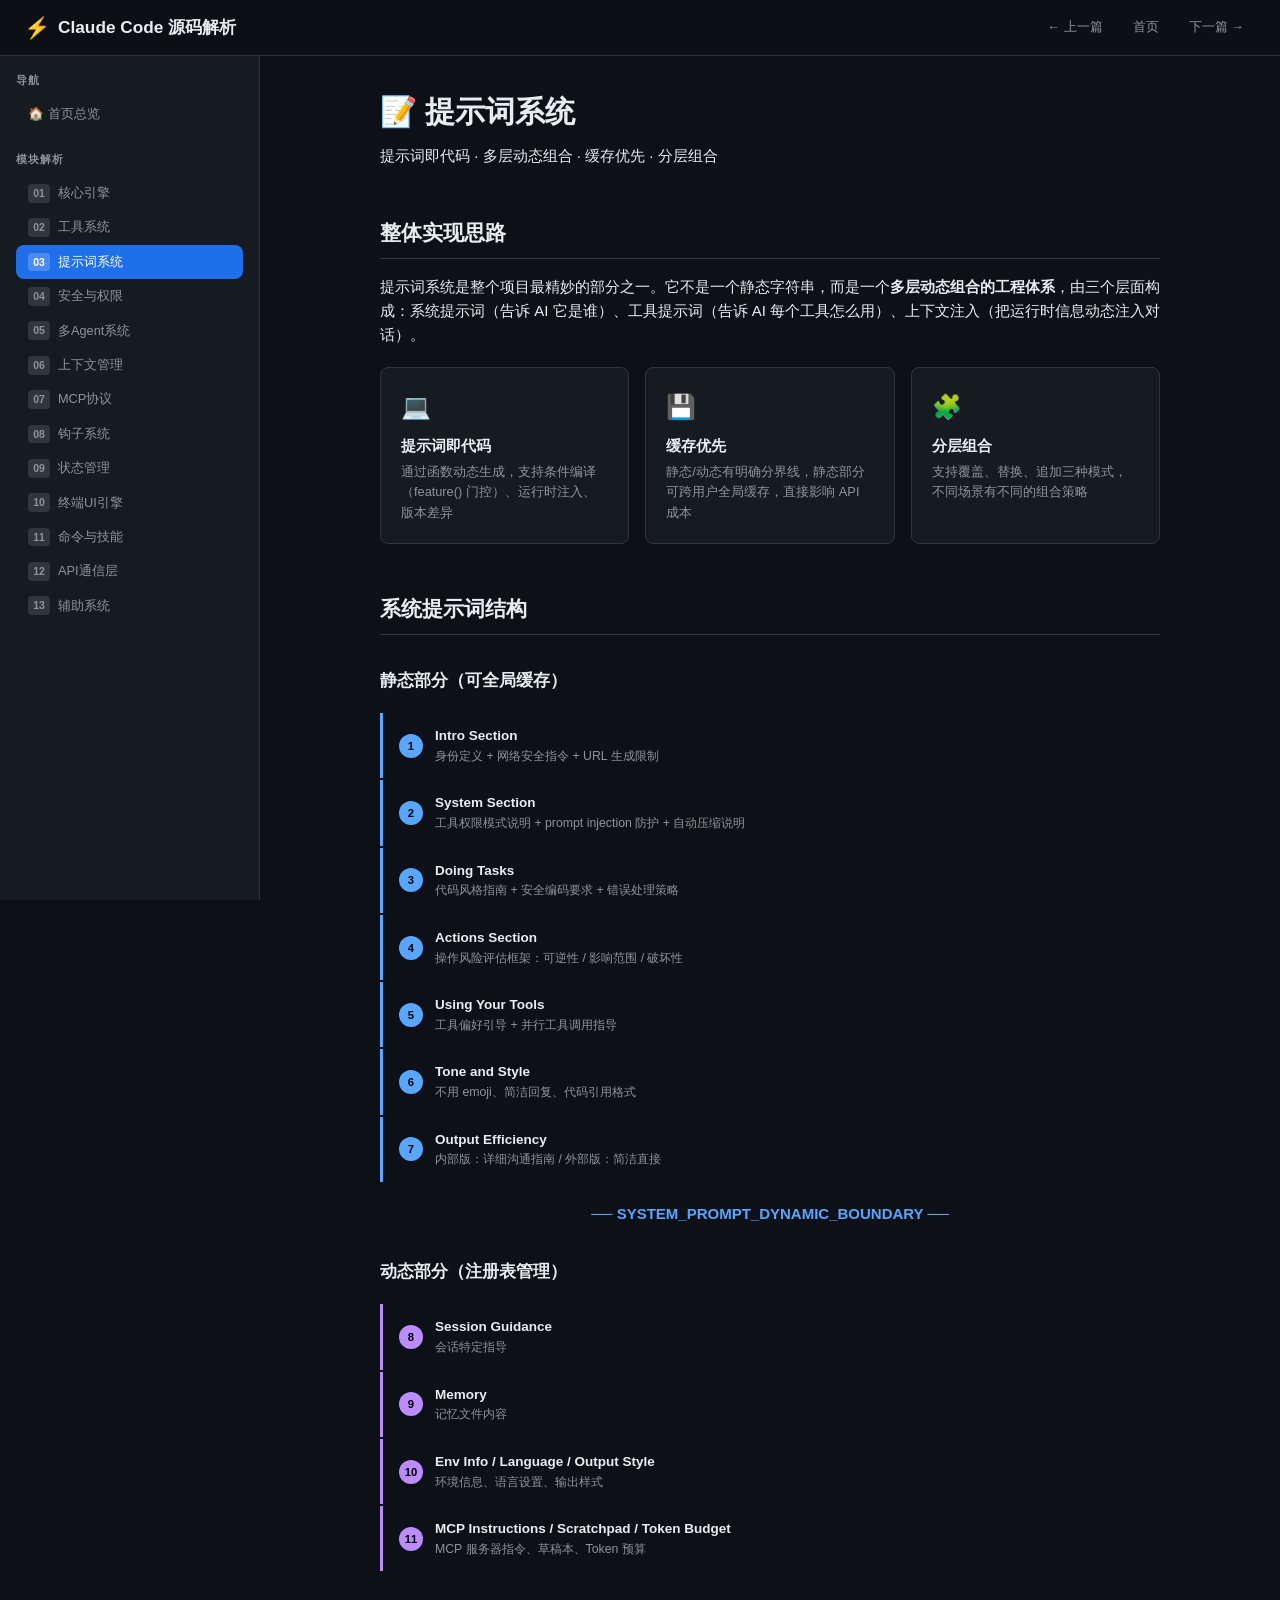
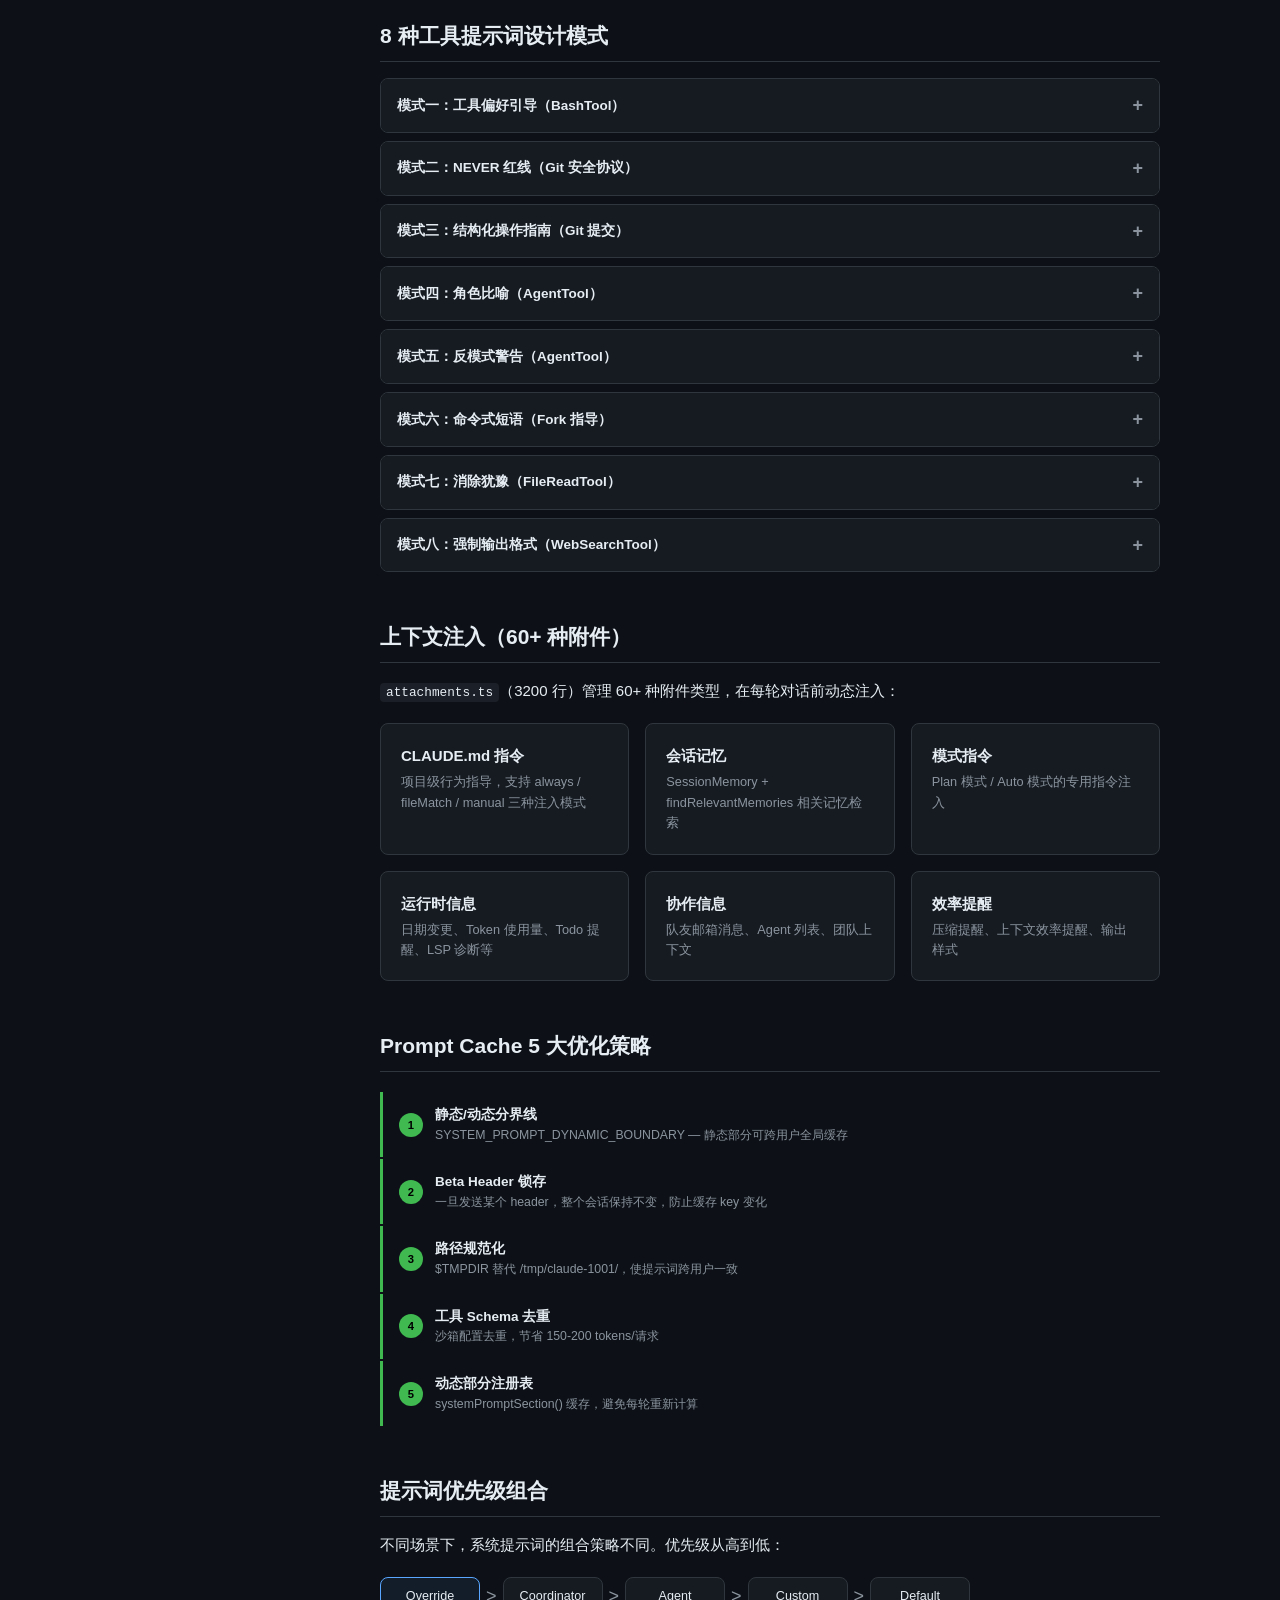
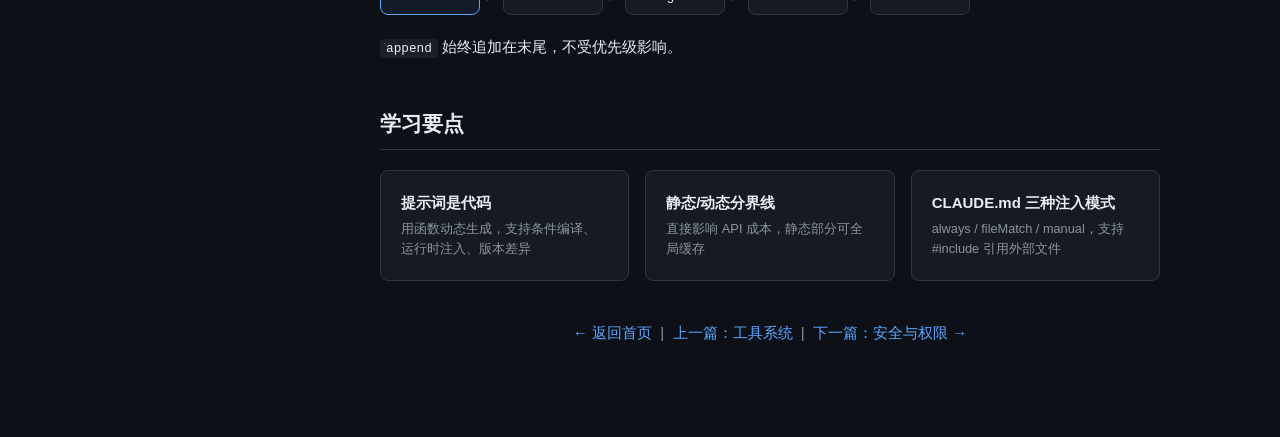
<file: front/pages/03-prompt.html>
<!DOCTYPE html>
<html lang="zh-CN">
<head>
  <meta charset="UTF-8">
  <meta name="viewport" content="width=device-width, initial-scale=1.0">
  <title>03 提示词系统 - Claude Code 源码解析</title>
  <link rel="stylesheet" href="../css/style.css">
</head>
<body>

<header class="header">
  <button class="menu-toggle">☰</button>
  <div class="header-logo"><span class="icon">⚡</span> Claude Code 源码解析</div>
  <nav class="header-nav">
    <a href="02-tools.html">← 上一篇</a>
    <a href="../index.html">首页</a>
    <a href="04-security.html">下一篇 →</a>
  </nav>
</header>

<nav class="sidebar">
  <div class="sidebar-section">
    <div class="sidebar-title">导航</div>
    <a class="sidebar-link" href="../index.html">🏠 首页总览</a>
  </div>
  <div class="sidebar-section">
    <div class="sidebar-title">模块解析</div>
    <a class="sidebar-link" href="01-core.html"><span class="num">01</span> 核心引擎</a>
    <a class="sidebar-link" href="02-tools.html"><span class="num">02</span> 工具系统</a>
    <a class="sidebar-link active" href="03-prompt.html"><span class="num">03</span> 提示词系统</a>
    <a class="sidebar-link" href="04-security.html"><span class="num">04</span> 安全与权限</a>
    <a class="sidebar-link" href="05-agent.html"><span class="num">05</span> 多Agent系统</a>
    <a class="sidebar-link" href="06-context.html"><span class="num">06</span> 上下文管理</a>
    <a class="sidebar-link" href="07-mcp.html"><span class="num">07</span> MCP协议</a>
    <a class="sidebar-link" href="08-hooks.html"><span class="num">08</span> 钩子系统</a>
    <a class="sidebar-link" href="09-state.html"><span class="num">09</span> 状态管理</a>
    <a class="sidebar-link" href="10-ink.html"><span class="num">10</span> 终端UI引擎</a>
    <a class="sidebar-link" href="11-commands.html"><span class="num">11</span> 命令与技能</a>
    <a class="sidebar-link" href="12-api.html"><span class="num">12</span> API通信层</a>
    <a class="sidebar-link" href="13-aux.html"><span class="num">13</span> 辅助系统</a>
  </div>
</nav>

<div class="main-wrapper"><div class="main">
  <h1>📝 提示词系统</h1>
  <p class="subtitle">提示词即代码 · 多层动态组合 · 缓存优先 · 分层组合</p>

  <h2>整体实现思路</h2>
  <p>提示词系统是整个项目最精妙的部分之一。它不是一个静态字符串，而是一个<strong>多层动态组合的工程体系</strong>，由三个层面构成：系统提示词（告诉 AI 它是谁）、工具提示词（告诉 AI 每个工具怎么用）、上下文注入（把运行时信息动态注入对话）。</p>

  <div class="card-grid">
    <div class="card">
      <div class="card-icon">💻</div>
      <div class="card-title">提示词即代码</div>
      <div class="card-desc">通过函数动态生成，支持条件编译（feature() 门控）、运行时注入、版本差异</div>
    </div>
    <div class="card">
      <div class="card-icon">💾</div>
      <div class="card-title">缓存优先</div>
      <div class="card-desc">静态/动态有明确分界线，静态部分可跨用户全局缓存，直接影响 API 成本</div>
    </div>
    <div class="card">
      <div class="card-icon">🧩</div>
      <div class="card-title">分层组合</div>
      <div class="card-desc">支持覆盖、替换、追加三种模式，不同场景有不同的组合策略</div>
    </div>
  </div>

  <!-- 系统提示词结构 -->
  <h2>系统提示词结构</h2>
  <h3>静态部分（可全局缓存）</h3>
  <div class="layers">
    <div class="layer l3">
      <div class="layer-num">1</div>
      <div><div class="layer-title">Intro Section</div><div class="layer-desc">身份定义 + 网络安全指令 + URL 生成限制</div></div>
    </div>
    <div class="layer l3">
      <div class="layer-num">2</div>
      <div><div class="layer-title">System Section</div><div class="layer-desc">工具权限模式说明 + prompt injection 防护 + 自动压缩说明</div></div>
    </div>
    <div class="layer l3">
      <div class="layer-num">3</div>
      <div><div class="layer-title">Doing Tasks</div><div class="layer-desc">代码风格指南 + 安全编码要求 + 错误处理策略</div></div>
    </div>
    <div class="layer l3">
      <div class="layer-num">4</div>
      <div><div class="layer-title">Actions Section</div><div class="layer-desc">操作风险评估框架：可逆性 / 影响范围 / 破坏性</div></div>
    </div>
    <div class="layer l3">
      <div class="layer-num">5</div>
      <div><div class="layer-title">Using Your Tools</div><div class="layer-desc">工具偏好引导 + 并行工具调用指导</div></div>
    </div>
    <div class="layer l3">
      <div class="layer-num">6</div>
      <div><div class="layer-title">Tone and Style</div><div class="layer-desc">不用 emoji、简洁回复、代码引用格式</div></div>
    </div>
    <div class="layer l3">
      <div class="layer-num">7</div>
      <div><div class="layer-title">Output Efficiency</div><div class="layer-desc">内部版：详细沟通指南 / 外部版：简洁直接</div></div>
    </div>
  </div>

  <p style="text-align:center;color:var(--accent);font-weight:600;margin:16px 0;">── SYSTEM_PROMPT_DYNAMIC_BOUNDARY ──</p>

  <h3>动态部分（注册表管理）</h3>
  <div class="layers">
    <div class="layer l5">
      <div class="layer-num">8</div>
      <div><div class="layer-title">Session Guidance</div><div class="layer-desc">会话特定指导</div></div>
    </div>
    <div class="layer l5">
      <div class="layer-num">9</div>
      <div><div class="layer-title">Memory</div><div class="layer-desc">记忆文件内容</div></div>
    </div>
    <div class="layer l5">
      <div class="layer-num">10</div>
      <div><div class="layer-title">Env Info / Language / Output Style</div><div class="layer-desc">环境信息、语言设置、输出样式</div></div>
    </div>
    <div class="layer l5">
      <div class="layer-num">11</div>
      <div><div class="layer-title">MCP Instructions / Scratchpad / Token Budget</div><div class="layer-desc">MCP 服务器指令、草稿本、Token 预算</div></div>
    </div>
  </div>

  <!-- 8种工具提示词设计模式 -->
  <h2>8 种工具提示词设计模式</h2>
  <div class="accordion">
    <div class="accordion-item">
      <div class="accordion-header">模式一：工具偏好引导（BashTool）</div>
      <div class="accordion-body">
        <p>当系统有多个工具时，明确告诉 AI 什么场景用什么工具，用 <code>NOT</code> 强调不要用什么。</p>
        <pre><code>IMPORTANT: Avoid using this tool to run cat, head, tail...
Instead, use the appropriate dedicated tool:
- File search: Use GlobTool (NOT find or ls)
- Content search: Use GrepTool (NOT grep or rg)
- Read files: Use Read (NOT cat/head/tail)</code></pre>
      </div>
    </div>
    <div class="accordion-item">
      <div class="accordion-header">模式二：NEVER 红线（Git 安全协议）</div>
      <div class="accordion-body">
        <p>对于危险操作，使用 <code>NEVER</code> + <code>CRITICAL</code> 强调词，并给出明确的例外条件。</p>
        <pre><code>Git Safety Protocol:
- NEVER update the git config
- NEVER run destructive git commands (push --force, reset --hard...)
- CRITICAL: Always create NEW commits rather than amending</code></pre>
      </div>
    </div>
    <div class="accordion-item">
      <div class="accordion-header">模式三：结构化操作指南（Git 提交）</div>
      <div class="accordion-body">
        <p>对于复杂多步骤操作，使用编号步骤，并标注哪些可以并行、哪些必须串行。</p>
        <pre><code>1. Run the following bash commands in parallel:
   - Run a git status command...
   - Run a git diff command...
2. Analyze all staged changes and draft a commit message
3. Run the following commands in parallel:
   - Add relevant untracked files
   - Create the commit</code></pre>
      </div>
    </div>
    <div class="accordion-item">
      <div class="accordion-header">模式四：角色比喻（AgentTool）</div>
      <div class="accordion-body">
        <p>用比喻帮助 AI 理解子 Agent 的上下文限制。</p>
        <pre><code>Brief the agent like a smart colleague who just walked
into the room — it hasn't seen this conversation,
doesn't know what you've tried, doesn't understand
why this task matters.</code></pre>
      </div>
    </div>
    <div class="accordion-item">
      <div class="accordion-header">模式五：反模式警告（AgentTool）</div>
      <div class="accordion-body">
        <p>不仅告诉 AI 该做什么，还明确告诉它不该做什么，并解释为什么。</p>
        <pre><code>**Never delegate understanding.** Don't write
"based on your findings, fix the bug" — those phrases
push synthesis onto the agent instead of doing it yourself.</code></pre>
      </div>
    </div>
    <div class="accordion-item">
      <div class="accordion-header">模式六：命令式短语（Fork 指导）</div>
      <div class="accordion-body">
        <p>用简短有力的命令式短语建立行为规则。</p>
        <pre><code>**Don't peek.** The tool result includes an output_file path —
do not Read or tail it unless the user explicitly asks.

**Don't race.** After launching, you know nothing about
what the fork found. Never fabricate or predict fork results.</code></pre>
      </div>
    </div>
    <div class="accordion-item">
      <div class="accordion-header">模式七：消除犹豫（FileReadTool）</div>
      <div class="accordion-body">
        <p>明确告诉 AI 可以大胆尝试，错误会被优雅处理。</p>
        <pre><code>Assume this tool is able to read all files on the machine.
If the User provides a path to a file assume that path is valid.
It is okay to read a file that does not exist; an error will be returned.</code></pre>
      </div>
    </div>
    <div class="accordion-item">
      <div class="accordion-header">模式八：强制输出格式（WebSearchTool）</div>
      <div class="accordion-body">
        <p>对于必须遵守的规则，使用 <code>CRITICAL REQUIREMENT</code> + <code>MUST</code> + <code>MANDATORY</code> 三重强调。</p>
        <pre><code>CRITICAL REQUIREMENT - You MUST follow this:
- After answering, you MUST include a "Sources:" section
- This is MANDATORY - never skip including sources</code></pre>
      </div>
    </div>
  </div>

  <!-- 上下文注入 -->
  <h2>上下文注入（60+ 种附件）</h2>
  <p><code>attachments.ts</code>（3200 行）管理 60+ 种附件类型，在每轮对话前动态注入：</p>
  <div class="card-grid">
    <div class="card">
      <div class="card-title">CLAUDE.md 指令</div>
      <div class="card-desc">项目级行为指导，支持 always / fileMatch / manual 三种注入模式</div>
    </div>
    <div class="card">
      <div class="card-title">会话记忆</div>
      <div class="card-desc">SessionMemory + findRelevantMemories 相关记忆检索</div>
    </div>
    <div class="card">
      <div class="card-title">模式指令</div>
      <div class="card-desc">Plan 模式 / Auto 模式的专用指令注入</div>
    </div>
    <div class="card">
      <div class="card-title">运行时信息</div>
      <div class="card-desc">日期变更、Token 使用量、Todo 提醒、LSP 诊断等</div>
    </div>
    <div class="card">
      <div class="card-title">协作信息</div>
      <div class="card-desc">队友邮箱消息、Agent 列表、团队上下文</div>
    </div>
    <div class="card">
      <div class="card-title">效率提醒</div>
      <div class="card-desc">压缩提醒、上下文效率提醒、输出样式</div>
    </div>
  </div>

  <!-- Prompt Cache -->
  <h2>Prompt Cache 5 大优化策略</h2>
  <div class="layers">
    <div class="layer l4">
      <div class="layer-num">1</div>
      <div><div class="layer-title">静态/动态分界线</div><div class="layer-desc">SYSTEM_PROMPT_DYNAMIC_BOUNDARY — 静态部分可跨用户全局缓存</div></div>
    </div>
    <div class="layer l4">
      <div class="layer-num">2</div>
      <div><div class="layer-title">Beta Header 锁存</div><div class="layer-desc">一旦发送某个 header，整个会话保持不变，防止缓存 key 变化</div></div>
    </div>
    <div class="layer l4">
      <div class="layer-num">3</div>
      <div><div class="layer-title">路径规范化</div><div class="layer-desc">$TMPDIR 替代 /tmp/claude-1001/，使提示词跨用户一致</div></div>
    </div>
    <div class="layer l4">
      <div class="layer-num">4</div>
      <div><div class="layer-title">工具 Schema 去重</div><div class="layer-desc">沙箱配置去重，节省 150-200 tokens/请求</div></div>
    </div>
    <div class="layer l4">
      <div class="layer-num">5</div>
      <div><div class="layer-title">动态部分注册表</div><div class="layer-desc">systemPromptSection() 缓存，避免每轮重新计算</div></div>
    </div>
  </div>

  <!-- 优先级组合 -->
  <h2>提示词优先级组合</h2>
  <p>不同场景下，系统提示词的组合策略不同。优先级从高到低：</p>
  <div class="flow">
    <div class="flow-step highlight">Override</div>
    <span class="flow-arrow">&gt;</span>
    <div class="flow-step">Coordinator</div>
    <span class="flow-arrow">&gt;</span>
    <div class="flow-step">Agent</div>
    <span class="flow-arrow">&gt;</span>
    <div class="flow-step">Custom</div>
    <span class="flow-arrow">&gt;</span>
    <div class="flow-step">Default</div>
  </div>
  <p><code>append</code> 始终追加在末尾，不受优先级影响。</p>

  <!-- 学习要点 -->
  <h2>学习要点</h2>
  <div class="card-grid">
    <div class="card">
      <div class="card-title">提示词是代码</div>
      <div class="card-desc">用函数动态生成，支持条件编译、运行时注入、版本差异</div>
    </div>
    <div class="card">
      <div class="card-title">静态/动态分界线</div>
      <div class="card-desc">直接影响 API 成本，静态部分可全局缓存</div>
    </div>
    <div class="card">
      <div class="card-title">CLAUDE.md 三种注入模式</div>
      <div class="card-desc">always / fileMatch / manual，支持 #include 引用外部文件</div>
    </div>
  </div>

  <p style="margin-top:40px;text-align:center;color:var(--text-dim)">
    <a href="../index.html">← 返回首页</a> &nbsp;|&nbsp;
    <a href="02-tools.html">上一篇：工具系统</a> &nbsp;|&nbsp;
    <a href="04-security.html">下一篇：安全与权限 →</a>
  </p>
</div>

</div><script src="../js/main.js"></script>
</body>
</html>
</file>
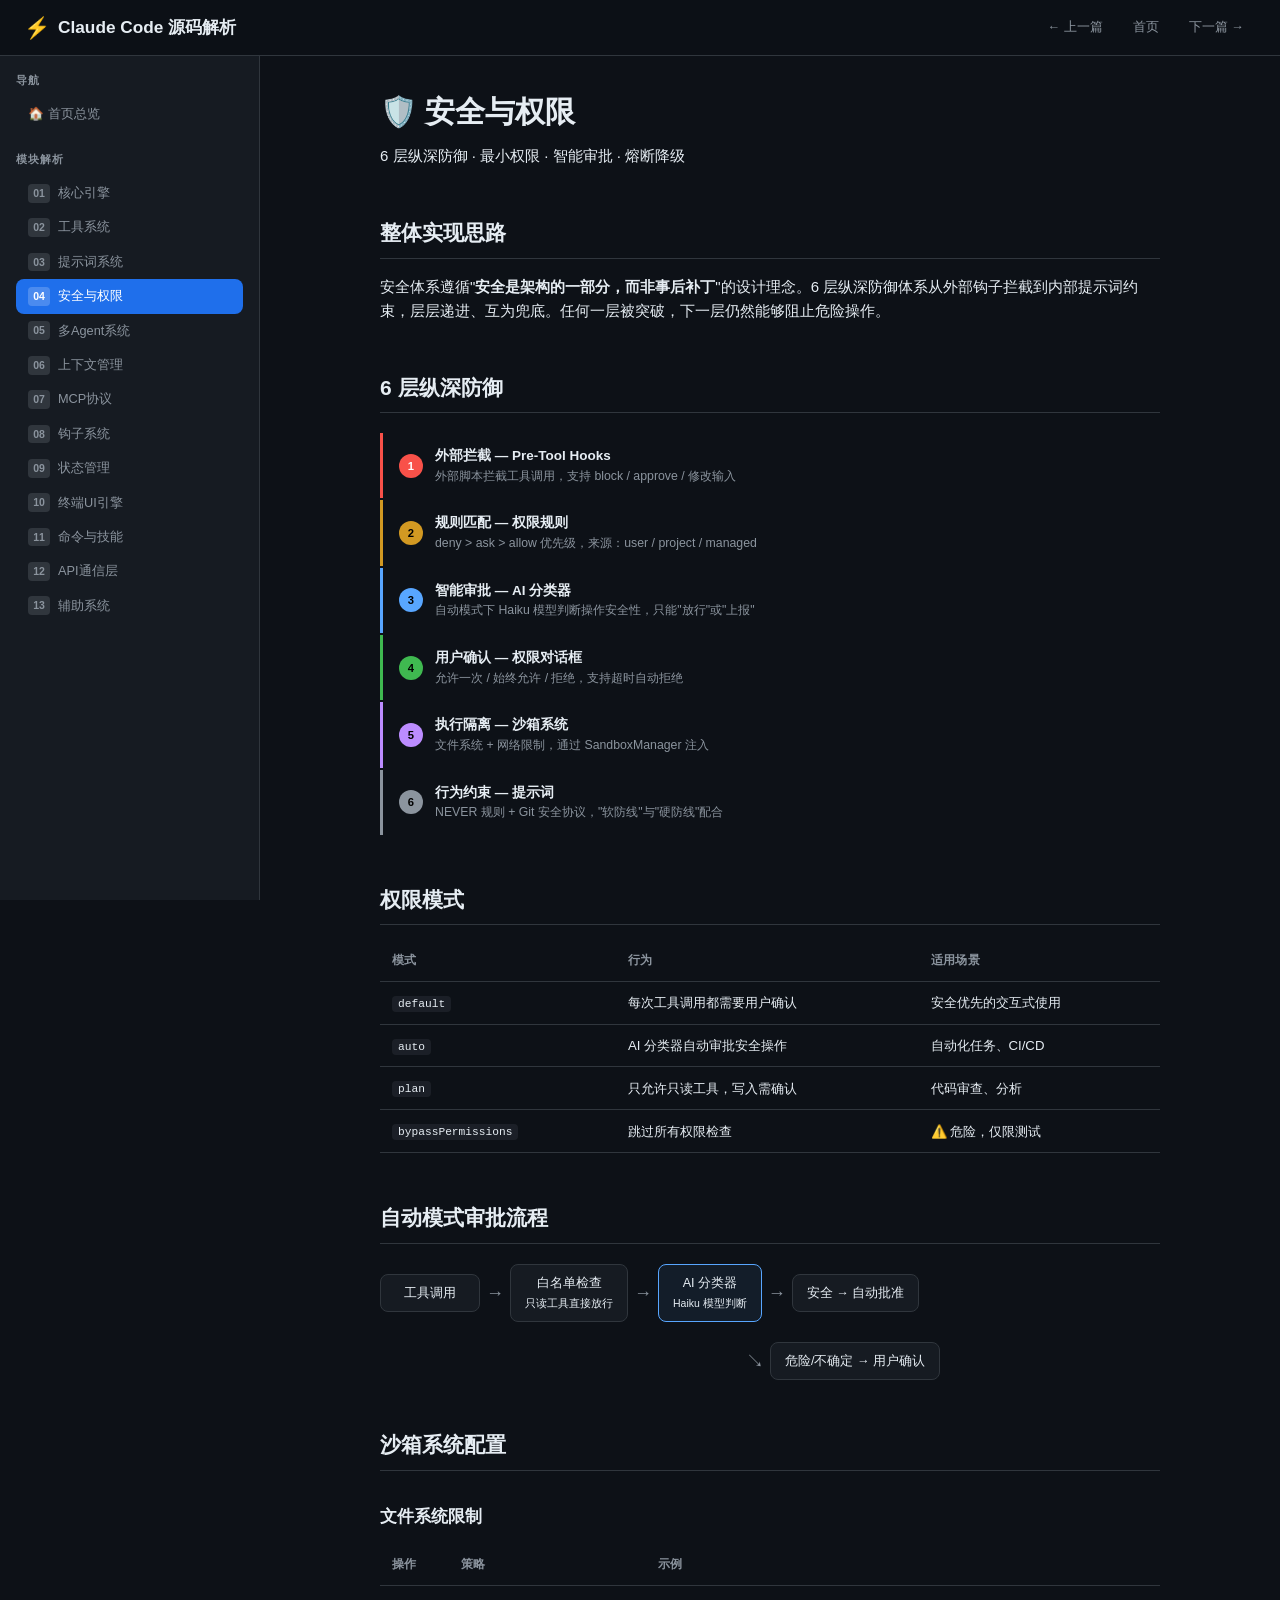
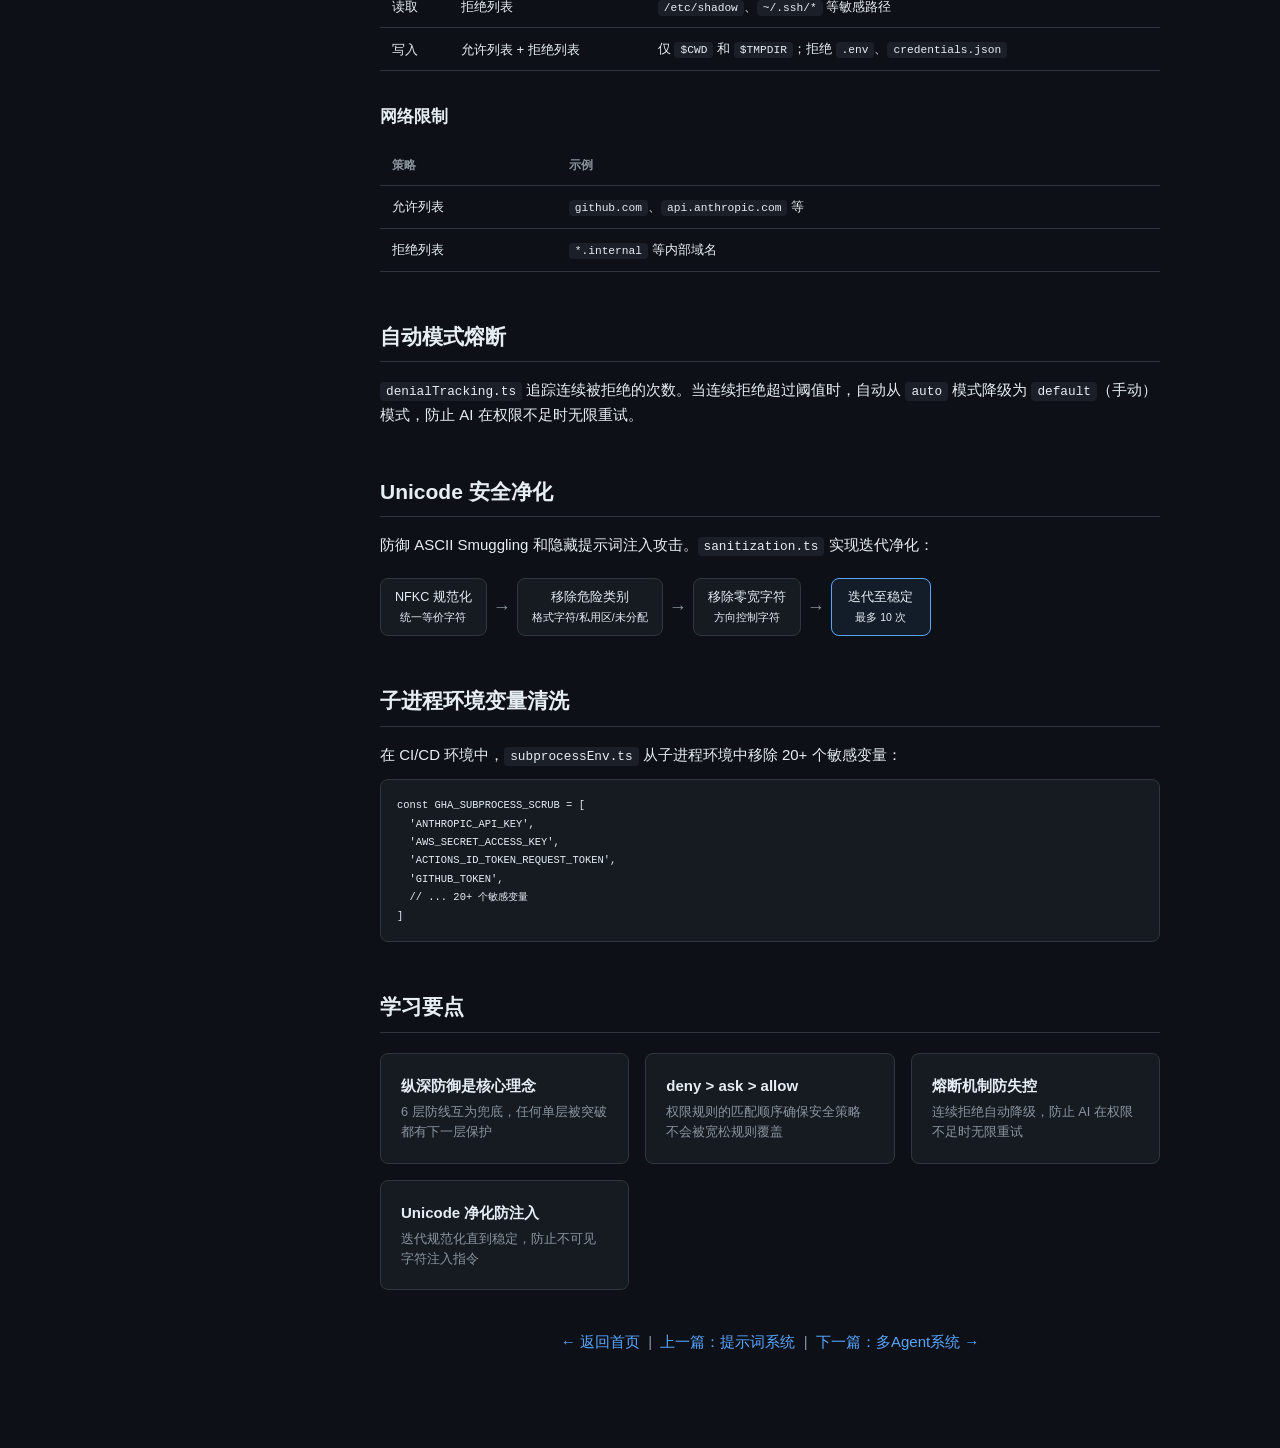
<file: front/pages/04-security.html>
<!DOCTYPE html>
<html lang="zh-CN">
<head>
  <meta charset="UTF-8">
  <meta name="viewport" content="width=device-width, initial-scale=1.0">
  <title>04 安全与权限 - Claude Code 源码解析</title>
  <link rel="stylesheet" href="../css/style.css">
</head>
<body>

<header class="header">
  <button class="menu-toggle">☰</button>
  <div class="header-logo"><span class="icon">⚡</span> Claude Code 源码解析</div>
  <nav class="header-nav">
    <a href="03-prompt.html">← 上一篇</a>
    <a href="../index.html">首页</a>
    <a href="05-agent.html">下一篇 →</a>
  </nav>
</header>

<nav class="sidebar">
  <div class="sidebar-section">
    <div class="sidebar-title">导航</div>
    <a class="sidebar-link" href="../index.html">🏠 首页总览</a>
  </div>
  <div class="sidebar-section">
    <div class="sidebar-title">模块解析</div>
    <a class="sidebar-link" href="01-core.html"><span class="num">01</span> 核心引擎</a>
    <a class="sidebar-link" href="02-tools.html"><span class="num">02</span> 工具系统</a>
    <a class="sidebar-link" href="03-prompt.html"><span class="num">03</span> 提示词系统</a>
    <a class="sidebar-link active" href="04-security.html"><span class="num">04</span> 安全与权限</a>
    <a class="sidebar-link" href="05-agent.html"><span class="num">05</span> 多Agent系统</a>
    <a class="sidebar-link" href="06-context.html"><span class="num">06</span> 上下文管理</a>
    <a class="sidebar-link" href="07-mcp.html"><span class="num">07</span> MCP协议</a>
    <a class="sidebar-link" href="08-hooks.html"><span class="num">08</span> 钩子系统</a>
    <a class="sidebar-link" href="09-state.html"><span class="num">09</span> 状态管理</a>
    <a class="sidebar-link" href="10-ink.html"><span class="num">10</span> 终端UI引擎</a>
    <a class="sidebar-link" href="11-commands.html"><span class="num">11</span> 命令与技能</a>
    <a class="sidebar-link" href="12-api.html"><span class="num">12</span> API通信层</a>
    <a class="sidebar-link" href="13-aux.html"><span class="num">13</span> 辅助系统</a>
  </div>
</nav>

<div class="main-wrapper"><div class="main">
  <h1>🛡️ 安全与权限</h1>
  <p class="subtitle">6 层纵深防御 · 最小权限 · 智能审批 · 熔断降级</p>

  <h2>整体实现思路</h2>
  <p>安全体系遵循"<strong>安全是架构的一部分，而非事后补丁</strong>"的设计理念。6 层纵深防御体系从外部钩子拦截到内部提示词约束，层层递进、互为兜底。任何一层被突破，下一层仍然能够阻止危险操作。</p>

  <!-- 6层纵深防御 -->
  <h2>6 层纵深防御</h2>
  <div class="layers">
    <div class="layer l1">
      <div class="layer-num">1</div>
      <div><div class="layer-title">外部拦截 — Pre-Tool Hooks</div><div class="layer-desc">外部脚本拦截工具调用，支持 block / approve / 修改输入</div></div>
    </div>
    <div class="layer l2">
      <div class="layer-num">2</div>
      <div><div class="layer-title">规则匹配 — 权限规则</div><div class="layer-desc">deny &gt; ask &gt; allow 优先级，来源：user / project / managed</div></div>
    </div>
    <div class="layer l3">
      <div class="layer-num">3</div>
      <div><div class="layer-title">智能审批 — AI 分类器</div><div class="layer-desc">自动模式下 Haiku 模型判断操作安全性，只能"放行"或"上报"</div></div>
    </div>
    <div class="layer l4">
      <div class="layer-num">4</div>
      <div><div class="layer-title">用户确认 — 权限对话框</div><div class="layer-desc">允许一次 / 始终允许 / 拒绝，支持超时自动拒绝</div></div>
    </div>
    <div class="layer l5">
      <div class="layer-num">5</div>
      <div><div class="layer-title">执行隔离 — 沙箱系统</div><div class="layer-desc">文件系统 + 网络限制，通过 SandboxManager 注入</div></div>
    </div>
    <div class="layer l6">
      <div class="layer-num">6</div>
      <div><div class="layer-title">行为约束 — 提示词</div><div class="layer-desc">NEVER 规则 + Git 安全协议，"软防线"与"硬防线"配合</div></div>
    </div>
  </div>

  <!-- 权限模式 -->
  <h2>权限模式</h2>
  <table>
    <thead><tr><th>模式</th><th>行为</th><th>适用场景</th></tr></thead>
    <tbody>
      <tr><td><code>default</code></td><td>每次工具调用都需要用户确认</td><td>安全优先的交互式使用</td></tr>
      <tr><td><code>auto</code></td><td>AI 分类器自动审批安全操作</td><td>自动化任务、CI/CD</td></tr>
      <tr><td><code>plan</code></td><td>只允许只读工具，写入需确认</td><td>代码审查、分析</td></tr>
      <tr><td><code>bypassPermissions</code></td><td>跳过所有权限检查</td><td>⚠️ 危险，仅限测试</td></tr>
    </tbody>
  </table>

  <!-- 自动模式流程 -->
  <h2>自动模式审批流程</h2>
  <div class="flow">
    <div class="flow-step">工具调用</div>
    <span class="flow-arrow">→</span>
    <div class="flow-step">白名单检查<br><small>只读工具直接放行</small></div>
    <span class="flow-arrow">→</span>
    <div class="flow-step highlight">AI 分类器<br><small>Haiku 模型判断</small></div>
    <span class="flow-arrow">→</span>
    <div class="flow-step">安全 → 自动批准</div>
  </div>
  <div class="flow">
    <div class="flow-step" style="visibility:hidden">占位</div>
    <span class="flow-arrow" style="visibility:hidden">→</span>
    <div class="flow-step" style="visibility:hidden">占位</div>
    <span class="flow-arrow" style="visibility:hidden">→</span>
    <div class="flow-step" style="visibility:hidden">占位</div>
    <span class="flow-arrow">↘</span>
    <div class="flow-step">危险/不确定 → 用户确认</div>
  </div>

  <!-- 沙箱系统 -->
  <h2>沙箱系统配置</h2>
  <h3>文件系统限制</h3>
  <table>
    <thead><tr><th>操作</th><th>策略</th><th>示例</th></tr></thead>
    <tbody>
      <tr><td>读取</td><td>拒绝列表</td><td><code>/etc/shadow</code>、<code>~/.ssh/*</code> 等敏感路径</td></tr>
      <tr><td>写入</td><td>允许列表 + 拒绝列表</td><td>仅 <code>$CWD</code> 和 <code>$TMPDIR</code>；拒绝 <code>.env</code>、<code>credentials.json</code></td></tr>
    </tbody>
  </table>

  <h3>网络限制</h3>
  <table>
    <thead><tr><th>策略</th><th>示例</th></tr></thead>
    <tbody>
      <tr><td>允许列表</td><td><code>github.com</code>、<code>api.anthropic.com</code> 等</td></tr>
      <tr><td>拒绝列表</td><td><code>*.internal</code> 等内部域名</td></tr>
    </tbody>
  </table>

  <!-- 自动模式熔断 -->
  <h2>自动模式熔断</h2>
  <p><code>denialTracking.ts</code> 追踪连续被拒绝的次数。当连续拒绝超过阈值时，自动从 <code>auto</code> 模式降级为 <code>default</code>（手动）模式，防止 AI 在权限不足时无限重试。</p>

  <!-- Unicode 净化 -->
  <h2>Unicode 安全净化</h2>
  <p>防御 ASCII Smuggling 和隐藏提示词注入攻击。<code>sanitization.ts</code> 实现迭代净化：</p>
  <div class="flow">
    <div class="flow-step">NFKC 规范化<br><small>统一等价字符</small></div>
    <span class="flow-arrow">→</span>
    <div class="flow-step">移除危险类别<br><small>格式字符/私用区/未分配</small></div>
    <span class="flow-arrow">→</span>
    <div class="flow-step">移除零宽字符<br><small>方向控制字符</small></div>
    <span class="flow-arrow">→</span>
    <div class="flow-step highlight">迭代至稳定<br><small>最多 10 次</small></div>
  </div>

  <!-- 环境变量清洗 -->
  <h2>子进程环境变量清洗</h2>
  <p>在 CI/CD 环境中，<code>subprocessEnv.ts</code> 从子进程环境中移除 20+ 个敏感变量：</p>
  <pre><code>const GHA_SUBPROCESS_SCRUB = [
  'ANTHROPIC_API_KEY',
  'AWS_SECRET_ACCESS_KEY',
  'ACTIONS_ID_TOKEN_REQUEST_TOKEN',
  'GITHUB_TOKEN',
  // ... 20+ 个敏感变量
]</code></pre>

  <!-- 学习要点 -->
  <h2>学习要点</h2>
  <div class="card-grid">
    <div class="card">
      <div class="card-title">纵深防御是核心理念</div>
      <div class="card-desc">6 层防线互为兜底，任何单层被突破都有下一层保护</div>
    </div>
    <div class="card">
      <div class="card-title">deny &gt; ask &gt; allow</div>
      <div class="card-desc">权限规则的匹配顺序确保安全策略不会被宽松规则覆盖</div>
    </div>
    <div class="card">
      <div class="card-title">熔断机制防失控</div>
      <div class="card-desc">连续拒绝自动降级，防止 AI 在权限不足时无限重试</div>
    </div>
    <div class="card">
      <div class="card-title">Unicode 净化防注入</div>
      <div class="card-desc">迭代规范化直到稳定，防止不可见字符注入指令</div>
    </div>
  </div>

  <p style="margin-top:40px;text-align:center;color:var(--text-dim)">
    <a href="../index.html">← 返回首页</a> &nbsp;|&nbsp;
    <a href="03-prompt.html">上一篇：提示词系统</a> &nbsp;|&nbsp;
    <a href="05-agent.html">下一篇：多Agent系统 →</a>
  </p>
</div>

</div><script src="../js/main.js"></script>
</body>
</html>
</file>
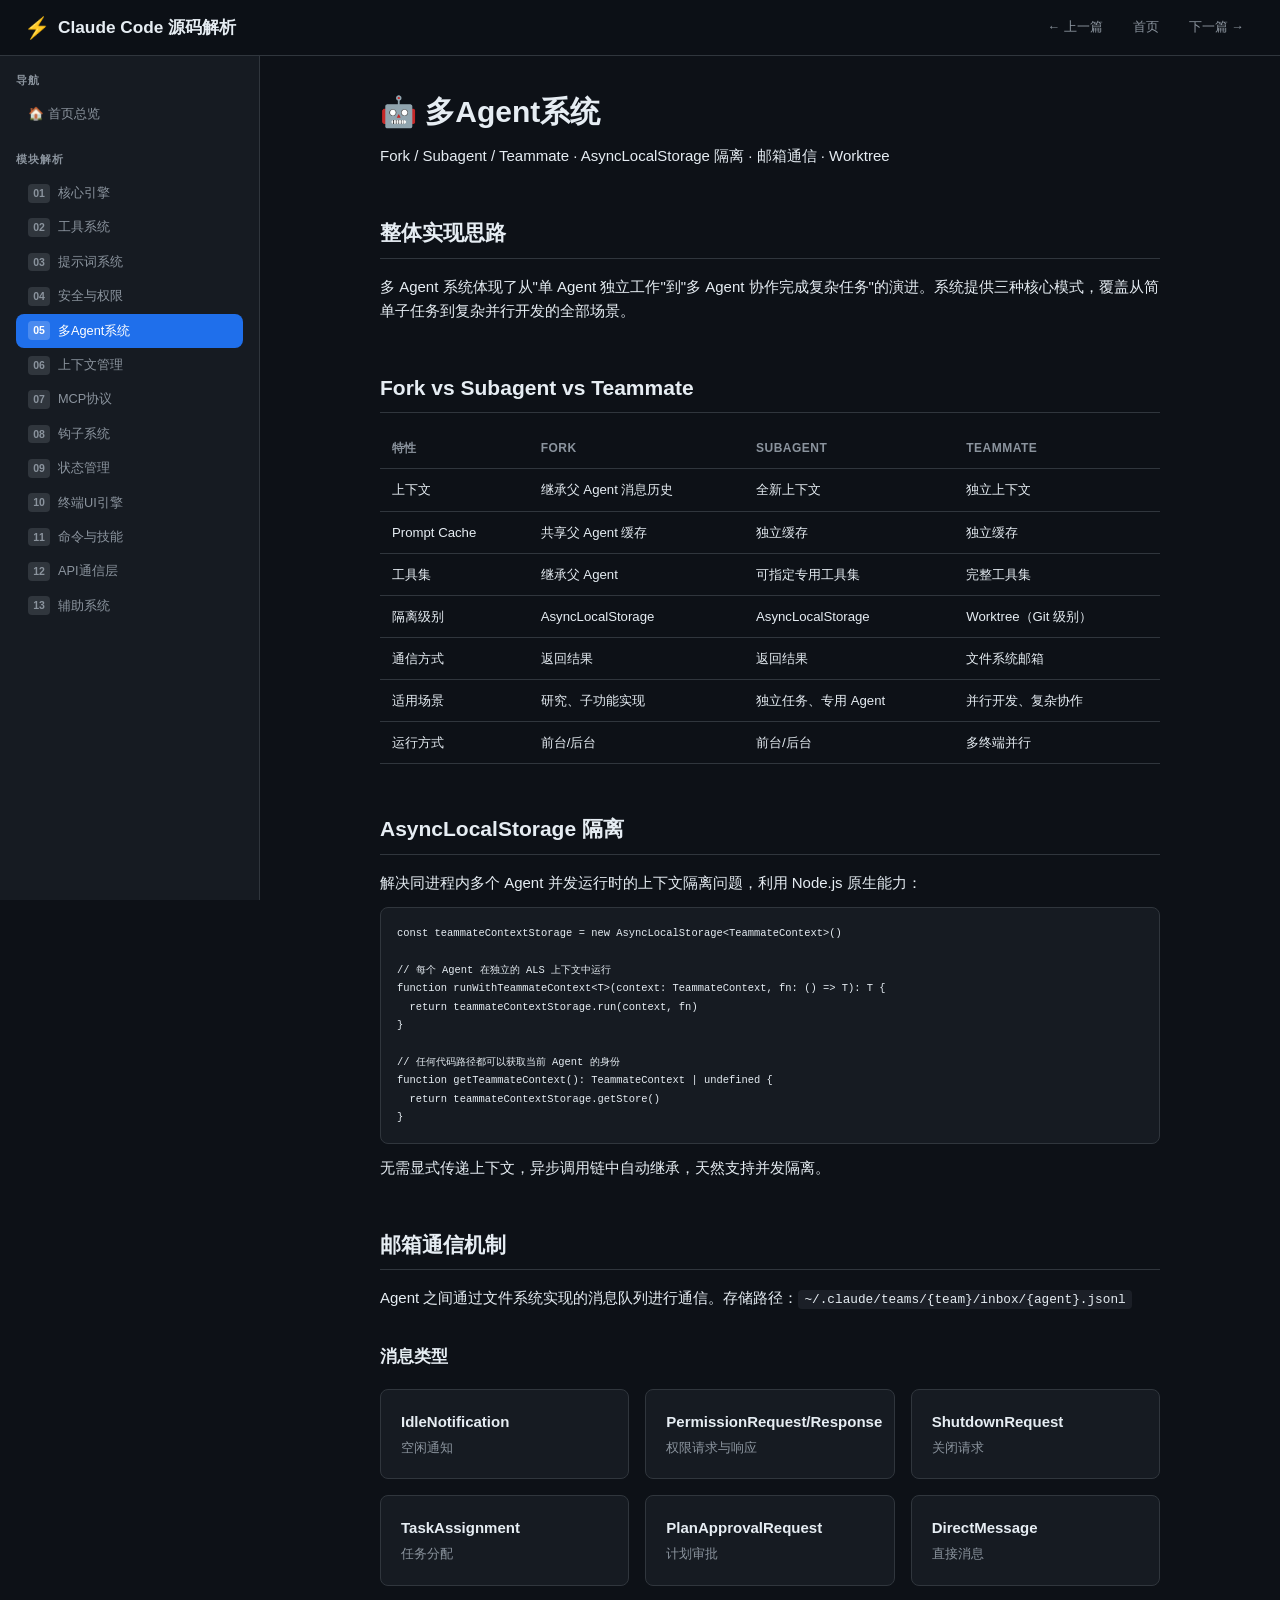
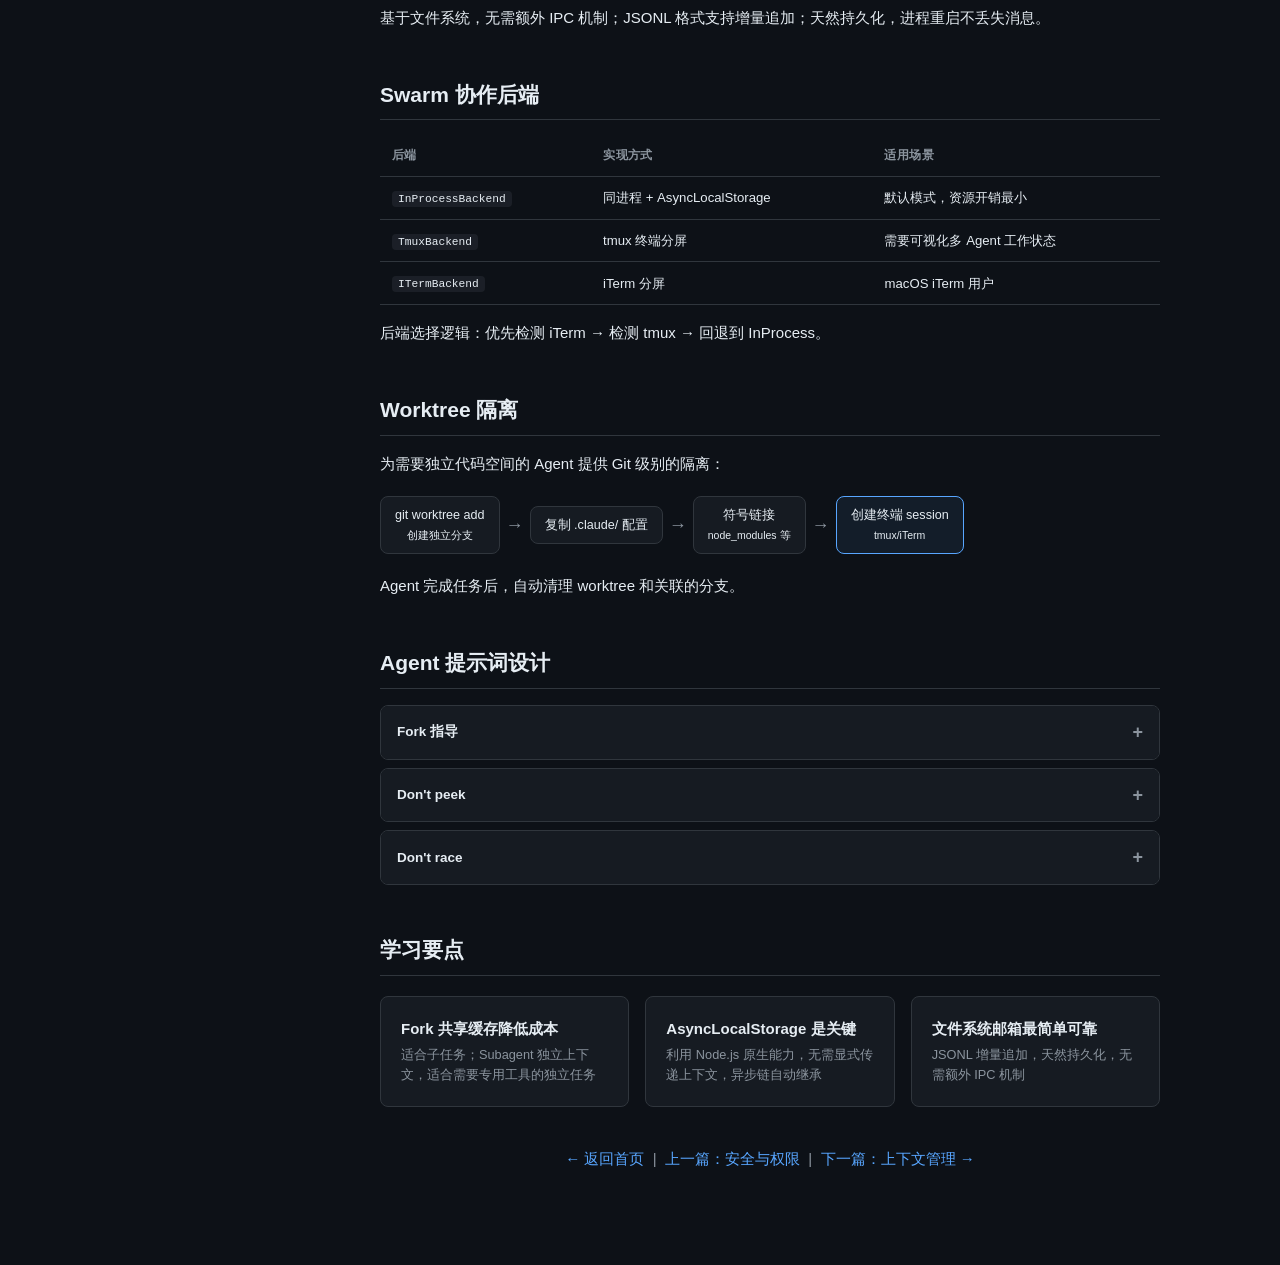
<file: front/pages/05-agent.html>
<!DOCTYPE html>
<html lang="zh-CN">
<head>
  <meta charset="UTF-8">
  <meta name="viewport" content="width=device-width, initial-scale=1.0">
  <title>05 多Agent系统 - Claude Code 源码解析</title>
  <link rel="stylesheet" href="../css/style.css">
</head>
<body>

<header class="header">
  <button class="menu-toggle">☰</button>
  <div class="header-logo"><span class="icon">⚡</span> Claude Code 源码解析</div>
  <nav class="header-nav">
    <a href="04-security.html">← 上一篇</a>
    <a href="../index.html">首页</a>
    <a href="06-context.html">下一篇 →</a>
  </nav>
</header>

<nav class="sidebar">
  <div class="sidebar-section">
    <div class="sidebar-title">导航</div>
    <a class="sidebar-link" href="../index.html">🏠 首页总览</a>
  </div>
  <div class="sidebar-section">
    <div class="sidebar-title">模块解析</div>
    <a class="sidebar-link" href="01-core.html"><span class="num">01</span> 核心引擎</a>
    <a class="sidebar-link" href="02-tools.html"><span class="num">02</span> 工具系统</a>
    <a class="sidebar-link" href="03-prompt.html"><span class="num">03</span> 提示词系统</a>
    <a class="sidebar-link" href="04-security.html"><span class="num">04</span> 安全与权限</a>
    <a class="sidebar-link active" href="05-agent.html"><span class="num">05</span> 多Agent系统</a>
    <a class="sidebar-link" href="06-context.html"><span class="num">06</span> 上下文管理</a>
    <a class="sidebar-link" href="07-mcp.html"><span class="num">07</span> MCP协议</a>
    <a class="sidebar-link" href="08-hooks.html"><span class="num">08</span> 钩子系统</a>
    <a class="sidebar-link" href="09-state.html"><span class="num">09</span> 状态管理</a>
    <a class="sidebar-link" href="10-ink.html"><span class="num">10</span> 终端UI引擎</a>
    <a class="sidebar-link" href="11-commands.html"><span class="num">11</span> 命令与技能</a>
    <a class="sidebar-link" href="12-api.html"><span class="num">12</span> API通信层</a>
    <a class="sidebar-link" href="13-aux.html"><span class="num">13</span> 辅助系统</a>
  </div>
</nav>

<div class="main-wrapper"><div class="main">
  <h1>🤖 多Agent系统</h1>
  <p class="subtitle">Fork / Subagent / Teammate · AsyncLocalStorage 隔离 · 邮箱通信 · Worktree</p>

  <h2>整体实现思路</h2>
  <p>多 Agent 系统体现了从"单 Agent 独立工作"到"多 Agent 协作完成复杂任务"的演进。系统提供三种核心模式，覆盖从简单子任务到复杂并行开发的全部场景。</p>

  <!-- 对比表 -->
  <h2>Fork vs Subagent vs Teammate</h2>
  <table>
    <thead><tr><th>特性</th><th>Fork</th><th>Subagent</th><th>Teammate</th></tr></thead>
    <tbody>
      <tr><td>上下文</td><td>继承父 Agent 消息历史</td><td>全新上下文</td><td>独立上下文</td></tr>
      <tr><td>Prompt Cache</td><td>共享父 Agent 缓存</td><td>独立缓存</td><td>独立缓存</td></tr>
      <tr><td>工具集</td><td>继承父 Agent</td><td>可指定专用工具集</td><td>完整工具集</td></tr>
      <tr><td>隔离级别</td><td>AsyncLocalStorage</td><td>AsyncLocalStorage</td><td>Worktree（Git 级别）</td></tr>
      <tr><td>通信方式</td><td>返回结果</td><td>返回结果</td><td>文件系统邮箱</td></tr>
      <tr><td>适用场景</td><td>研究、子功能实现</td><td>独立任务、专用 Agent</td><td>并行开发、复杂协作</td></tr>
      <tr><td>运行方式</td><td>前台/后台</td><td>前台/后台</td><td>多终端并行</td></tr>
    </tbody>
  </table>

  <!-- AsyncLocalStorage -->
  <h2>AsyncLocalStorage 隔离</h2>
  <p>解决同进程内多个 Agent 并发运行时的上下文隔离问题，利用 Node.js 原生能力：</p>
  <pre><code>const teammateContextStorage = new AsyncLocalStorage&lt;TeammateContext&gt;()

// 每个 Agent 在独立的 ALS 上下文中运行
function runWithTeammateContext&lt;T&gt;(context: TeammateContext, fn: () =&gt; T): T {
  return teammateContextStorage.run(context, fn)
}

// 任何代码路径都可以获取当前 Agent 的身份
function getTeammateContext(): TeammateContext | undefined {
  return teammateContextStorage.getStore()
}</code></pre>
  <p>无需显式传递上下文，异步调用链中自动继承，天然支持并发隔离。</p>

  <!-- 邮箱通信 -->
  <h2>邮箱通信机制</h2>
  <p>Agent 之间通过文件系统实现的消息队列进行通信。存储路径：<code>~/.claude/teams/{team}/inbox/{agent}.jsonl</code></p>

  <h3>消息类型</h3>
  <div class="card-grid">
    <div class="card"><div class="card-title">IdleNotification</div><div class="card-desc">空闲通知</div></div>
    <div class="card"><div class="card-title">PermissionRequest/Response</div><div class="card-desc">权限请求与响应</div></div>
    <div class="card"><div class="card-title">ShutdownRequest</div><div class="card-desc">关闭请求</div></div>
    <div class="card"><div class="card-title">TaskAssignment</div><div class="card-desc">任务分配</div></div>
    <div class="card"><div class="card-title">PlanApprovalRequest</div><div class="card-desc">计划审批</div></div>
    <div class="card"><div class="card-title">DirectMessage</div><div class="card-desc">直接消息</div></div>
  </div>
  <p>基于文件系统，无需额外 IPC 机制；JSONL 格式支持增量追加；天然持久化，进程重启不丢失消息。</p>

  <!-- Swarm 后端 -->
  <h2>Swarm 协作后端</h2>
  <table>
    <thead><tr><th>后端</th><th>实现方式</th><th>适用场景</th></tr></thead>
    <tbody>
      <tr><td><code>InProcessBackend</code></td><td>同进程 + AsyncLocalStorage</td><td>默认模式，资源开销最小</td></tr>
      <tr><td><code>TmuxBackend</code></td><td>tmux 终端分屏</td><td>需要可视化多 Agent 工作状态</td></tr>
      <tr><td><code>ITermBackend</code></td><td>iTerm 分屏</td><td>macOS iTerm 用户</td></tr>
    </tbody>
  </table>
  <p>后端选择逻辑：优先检测 iTerm → 检测 tmux → 回退到 InProcess。</p>

  <!-- Worktree 隔离 -->
  <h2>Worktree 隔离</h2>
  <p>为需要独立代码空间的 Agent 提供 Git 级别的隔离：</p>
  <div class="flow">
    <div class="flow-step">git worktree add<br><small>创建独立分支</small></div>
    <span class="flow-arrow">→</span>
    <div class="flow-step">复制 .claude/ 配置</div>
    <span class="flow-arrow">→</span>
    <div class="flow-step">符号链接<br><small>node_modules 等</small></div>
    <span class="flow-arrow">→</span>
    <div class="flow-step highlight">创建终端 session<br><small>tmux/iTerm</small></div>
  </div>
  <p>Agent 完成任务后，自动清理 worktree 和关联的分支。</p>

  <!-- 提示词设计 -->
  <h2>Agent 提示词设计</h2>
  <div class="accordion">
    <div class="accordion-item">
      <div class="accordion-header">Fork 指导</div>
      <div class="accordion-body"><p>告诉 Fork Agent 它继承了父上下文，应该直接执行任务而非重新收集信息。</p></div>
    </div>
    <div class="accordion-item">
      <div class="accordion-header">Don't peek</div>
      <div class="accordion-body"><p>禁止 Agent 读取其他 Agent 的工作目录，防止并发冲突。</p></div>
    </div>
    <div class="accordion-item">
      <div class="accordion-header">Don't race</div>
      <div class="accordion-body"><p>禁止 Agent 与其他 Agent 竞争同一资源（如同一文件）。</p></div>
    </div>
  </div>

  <!-- 学习要点 -->
  <h2>学习要点</h2>
  <div class="card-grid">
    <div class="card">
      <div class="card-title">Fork 共享缓存降低成本</div>
      <div class="card-desc">适合子任务；Subagent 独立上下文，适合需要专用工具的独立任务</div>
    </div>
    <div class="card">
      <div class="card-title">AsyncLocalStorage 是关键</div>
      <div class="card-desc">利用 Node.js 原生能力，无需显式传递上下文，异步链自动继承</div>
    </div>
    <div class="card">
      <div class="card-title">文件系统邮箱最简单可靠</div>
      <div class="card-desc">JSONL 增量追加，天然持久化，无需额外 IPC 机制</div>
    </div>
  </div>

  <p style="margin-top:40px;text-align:center;color:var(--text-dim)">
    <a href="../index.html">← 返回首页</a> &nbsp;|&nbsp;
    <a href="04-security.html">上一篇：安全与权限</a> &nbsp;|&nbsp;
    <a href="06-context.html">下一篇：上下文管理 →</a>
  </p>
</div>

</div><script src="../js/main.js"></script>
</body>
</html>
</file>
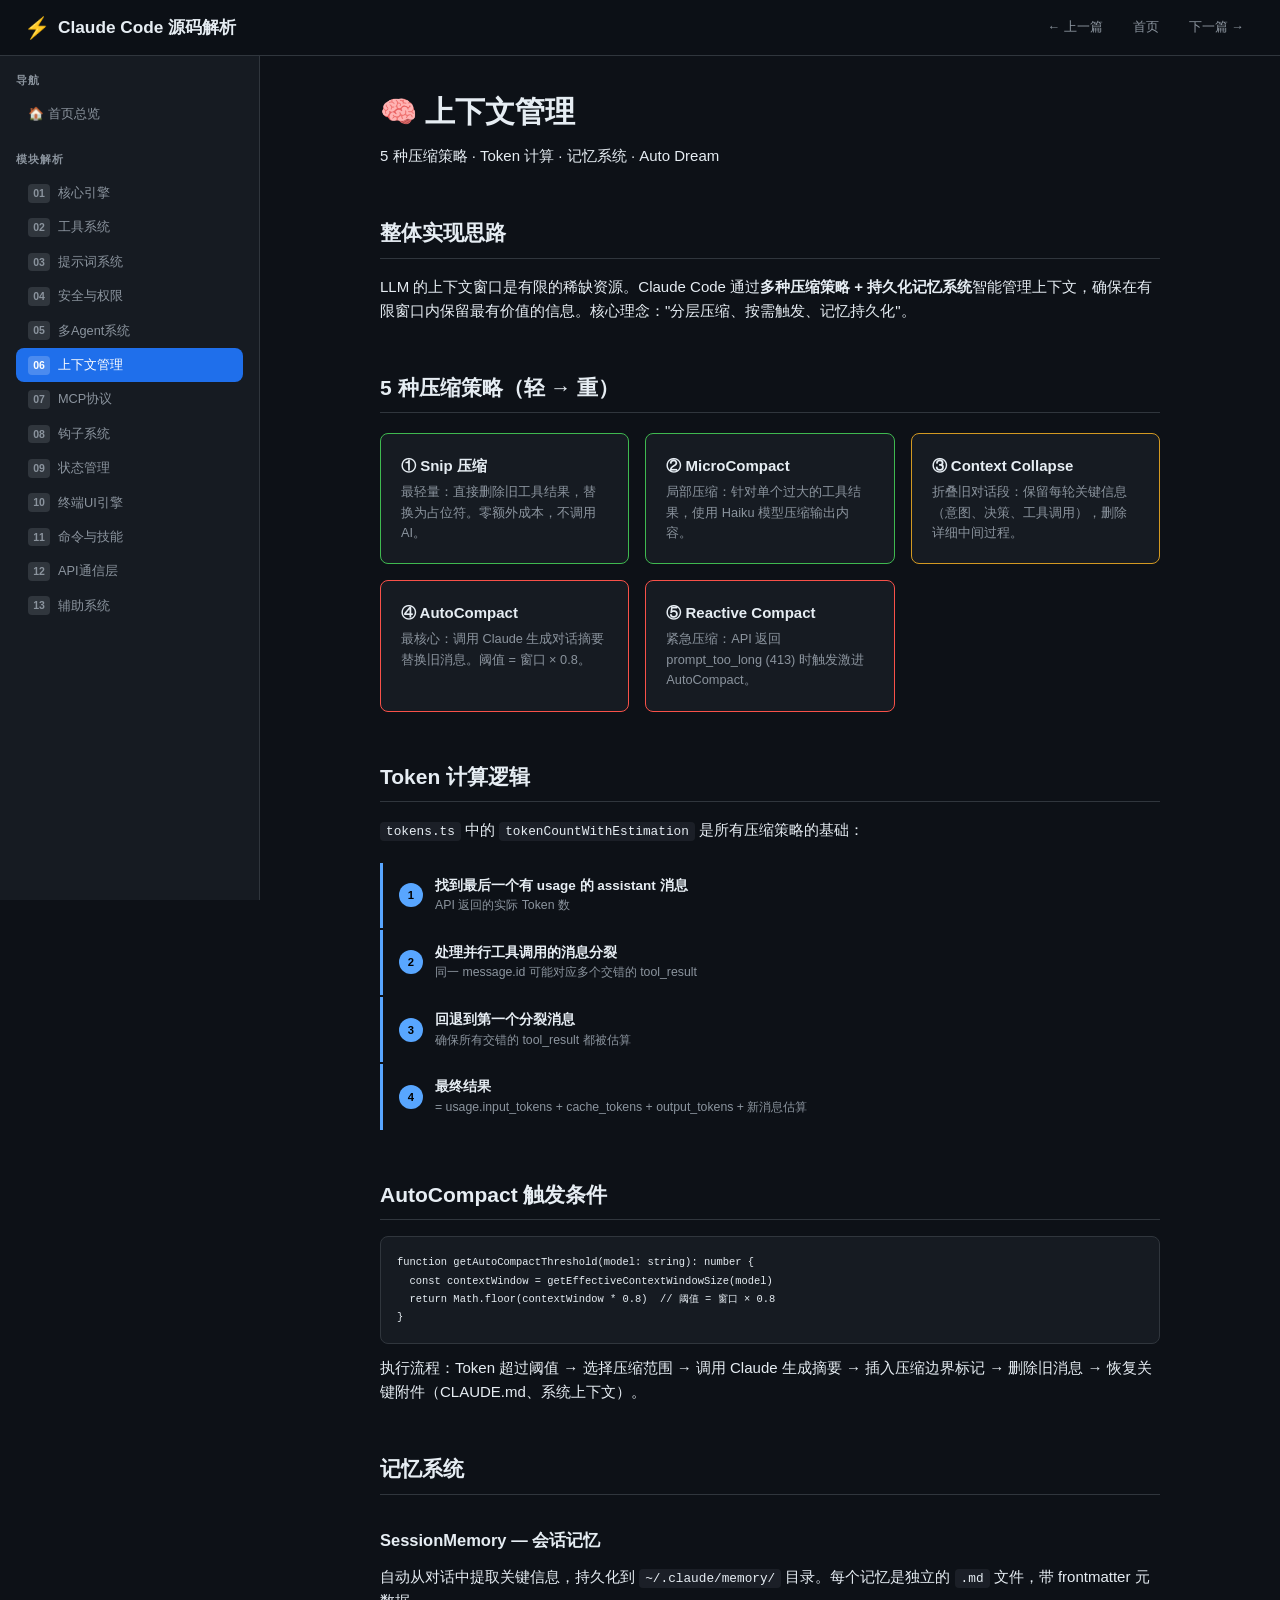
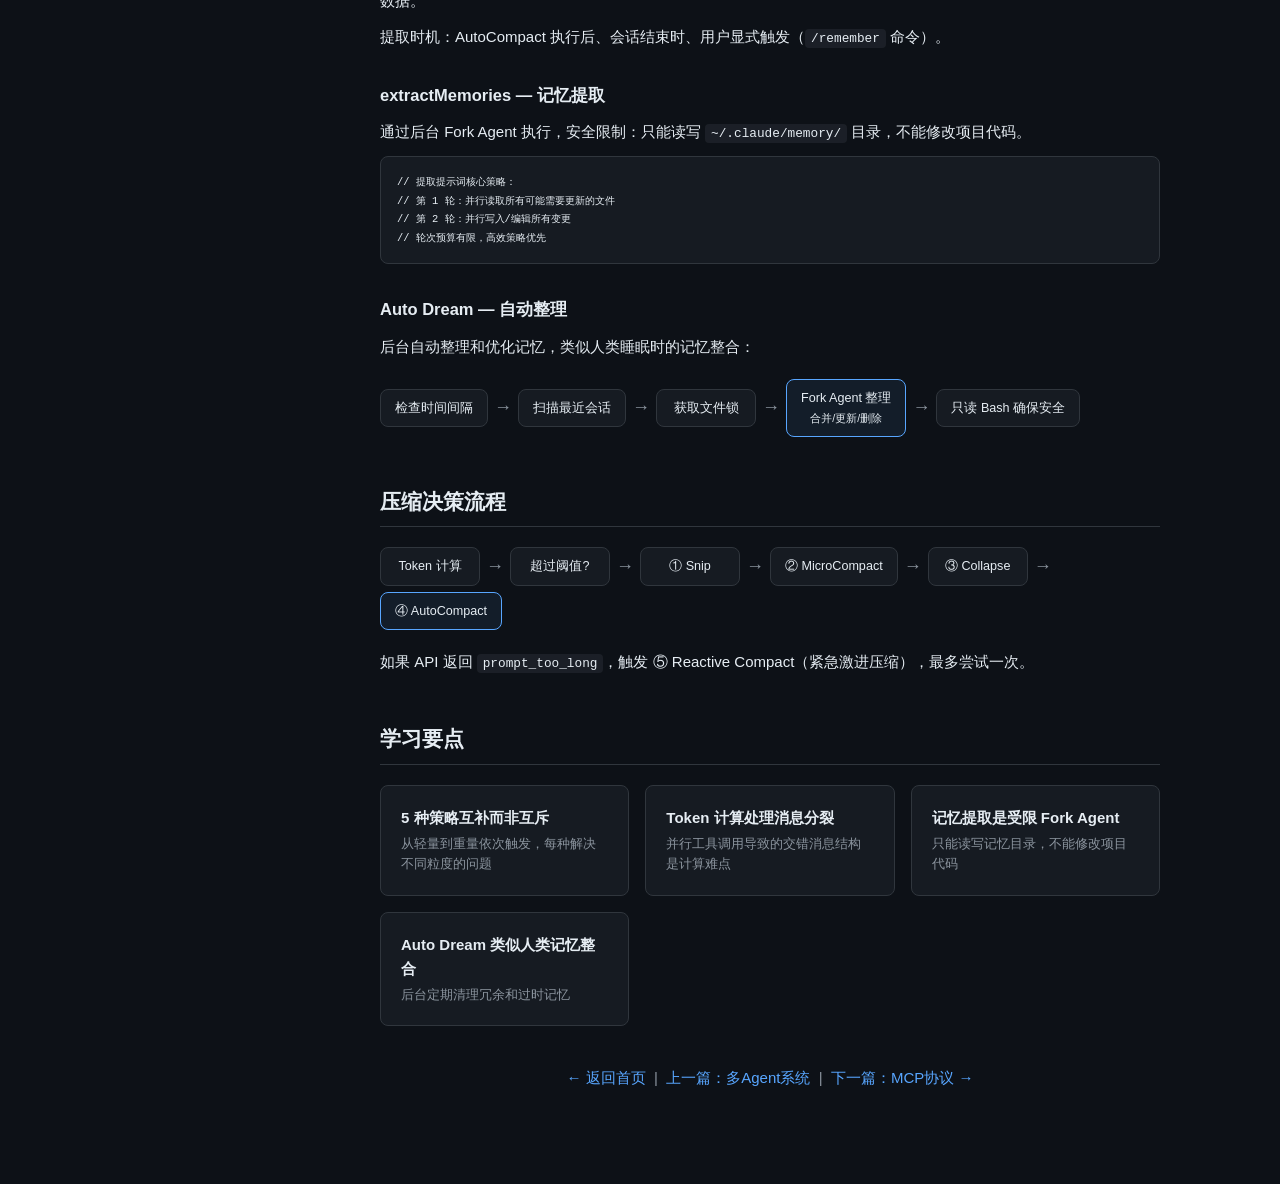
<file: front/pages/06-context.html>
<!DOCTYPE html>
<html lang="zh-CN">
<head>
  <meta charset="UTF-8">
  <meta name="viewport" content="width=device-width, initial-scale=1.0">
  <title>06 上下文管理 - Claude Code 源码解析</title>
  <link rel="stylesheet" href="../css/style.css">
</head>
<body>

<header class="header">
  <button class="menu-toggle">☰</button>
  <div class="header-logo"><span class="icon">⚡</span> Claude Code 源码解析</div>
  <nav class="header-nav">
    <a href="05-agent.html">← 上一篇</a>
    <a href="../index.html">首页</a>
    <a href="07-mcp.html">下一篇 →</a>
  </nav>
</header>

<nav class="sidebar">
  <div class="sidebar-section">
    <div class="sidebar-title">导航</div>
    <a class="sidebar-link" href="../index.html">🏠 首页总览</a>
  </div>
  <div class="sidebar-section">
    <div class="sidebar-title">模块解析</div>
    <a class="sidebar-link" href="01-core.html"><span class="num">01</span> 核心引擎</a>
    <a class="sidebar-link" href="02-tools.html"><span class="num">02</span> 工具系统</a>
    <a class="sidebar-link" href="03-prompt.html"><span class="num">03</span> 提示词系统</a>
    <a class="sidebar-link" href="04-security.html"><span class="num">04</span> 安全与权限</a>
    <a class="sidebar-link" href="05-agent.html"><span class="num">05</span> 多Agent系统</a>
    <a class="sidebar-link active" href="06-context.html"><span class="num">06</span> 上下文管理</a>
    <a class="sidebar-link" href="07-mcp.html"><span class="num">07</span> MCP协议</a>
    <a class="sidebar-link" href="08-hooks.html"><span class="num">08</span> 钩子系统</a>
    <a class="sidebar-link" href="09-state.html"><span class="num">09</span> 状态管理</a>
    <a class="sidebar-link" href="10-ink.html"><span class="num">10</span> 终端UI引擎</a>
    <a class="sidebar-link" href="11-commands.html"><span class="num">11</span> 命令与技能</a>
    <a class="sidebar-link" href="12-api.html"><span class="num">12</span> API通信层</a>
    <a class="sidebar-link" href="13-aux.html"><span class="num">13</span> 辅助系统</a>
  </div>
</nav>

<div class="main-wrapper"><div class="main">
  <h1>🧠 上下文管理</h1>
  <p class="subtitle">5 种压缩策略 · Token 计算 · 记忆系统 · Auto Dream</p>

  <h2>整体实现思路</h2>
  <p>LLM 的上下文窗口是有限的稀缺资源。Claude Code 通过<strong>多种压缩策略 + 持久化记忆系统</strong>智能管理上下文，确保在有限窗口内保留最有价值的信息。核心理念："分层压缩、按需触发、记忆持久化"。</p>

  <!-- 压缩策略对比 -->
  <h2>5 种压缩策略（轻 → 重）</h2>
  <div class="card-grid">
    <div class="card" style="border-color:var(--green)">
      <div class="card-title">① Snip 压缩</div>
      <div class="card-desc">最轻量：直接删除旧工具结果，替换为占位符。零额外成本，不调用 AI。</div>
    </div>
    <div class="card" style="border-color:var(--green)">
      <div class="card-title">② MicroCompact</div>
      <div class="card-desc">局部压缩：针对单个过大的工具结果，使用 Haiku 模型压缩输出内容。</div>
    </div>
    <div class="card" style="border-color:var(--orange)">
      <div class="card-title">③ Context Collapse</div>
      <div class="card-desc">折叠旧对话段：保留每轮关键信息（意图、决策、工具调用），删除详细中间过程。</div>
    </div>
    <div class="card" style="border-color:var(--red)">
      <div class="card-title">④ AutoCompact</div>
      <div class="card-desc">最核心：调用 Claude 生成对话摘要替换旧消息。阈值 = 窗口 × 0.8。</div>
    </div>
    <div class="card" style="border-color:var(--red)">
      <div class="card-title">⑤ Reactive Compact</div>
      <div class="card-desc">紧急压缩：API 返回 prompt_too_long (413) 时触发激进 AutoCompact。</div>
    </div>
  </div>

  <!-- Token 计算 -->
  <h2>Token 计算逻辑</h2>
  <p><code>tokens.ts</code> 中的 <code>tokenCountWithEstimation</code> 是所有压缩策略的基础：</p>
  <div class="layers">
    <div class="layer l3">
      <div class="layer-num">1</div>
      <div><div class="layer-title">找到最后一个有 usage 的 assistant 消息</div><div class="layer-desc">API 返回的实际 Token 数</div></div>
    </div>
    <div class="layer l3">
      <div class="layer-num">2</div>
      <div><div class="layer-title">处理并行工具调用的消息分裂</div><div class="layer-desc">同一 message.id 可能对应多个交错的 tool_result</div></div>
    </div>
    <div class="layer l3">
      <div class="layer-num">3</div>
      <div><div class="layer-title">回退到第一个分裂消息</div><div class="layer-desc">确保所有交错的 tool_result 都被估算</div></div>
    </div>
    <div class="layer l3">
      <div class="layer-num">4</div>
      <div><div class="layer-title">最终结果</div><div class="layer-desc">= usage.input_tokens + cache_tokens + output_tokens + 新消息估算</div></div>
    </div>
  </div>

  <!-- AutoCompact 触发条件 -->
  <h2>AutoCompact 触发条件</h2>
  <pre><code>function getAutoCompactThreshold(model: string): number {
  const contextWindow = getEffectiveContextWindowSize(model)
  return Math.floor(contextWindow * 0.8)  // 阈值 = 窗口 × 0.8
}</code></pre>
  <p>执行流程：Token 超过阈值 → 选择压缩范围 → 调用 Claude 生成摘要 → 插入压缩边界标记 → 删除旧消息 → 恢复关键附件（CLAUDE.md、系统上下文）。</p>

  <!-- 记忆系统 -->
  <h2>记忆系统</h2>
  <h3>SessionMemory — 会话记忆</h3>
  <p>自动从对话中提取关键信息，持久化到 <code>~/.claude/memory/</code> 目录。每个记忆是独立的 <code>.md</code> 文件，带 frontmatter 元数据。</p>
  <p>提取时机：AutoCompact 执行后、会话结束时、用户显式触发（<code>/remember</code> 命令）。</p>

  <h3>extractMemories — 记忆提取</h3>
  <p>通过后台 Fork Agent 执行，安全限制：只能读写 <code>~/.claude/memory/</code> 目录，不能修改项目代码。</p>
  <pre><code>// 提取提示词核心策略：
// 第 1 轮：并行读取所有可能需要更新的文件
// 第 2 轮：并行写入/编辑所有变更
// 轮次预算有限，高效策略优先</code></pre>

  <h3>Auto Dream — 自动整理</h3>
  <p>后台自动整理和优化记忆，类似人类睡眠时的记忆整合：</p>
  <div class="flow">
    <div class="flow-step">检查时间间隔</div>
    <span class="flow-arrow">→</span>
    <div class="flow-step">扫描最近会话</div>
    <span class="flow-arrow">→</span>
    <div class="flow-step">获取文件锁</div>
    <span class="flow-arrow">→</span>
    <div class="flow-step highlight">Fork Agent 整理<br><small>合并/更新/删除</small></div>
    <span class="flow-arrow">→</span>
    <div class="flow-step">只读 Bash 确保安全</div>
  </div>

  <!-- 压缩决策流程 -->
  <h2>压缩决策流程</h2>
  <div class="flow">
    <div class="flow-step">Token 计算</div>
    <span class="flow-arrow">→</span>
    <div class="flow-step">超过阈值?</div>
    <span class="flow-arrow">→</span>
    <div class="flow-step">① Snip</div>
    <span class="flow-arrow">→</span>
    <div class="flow-step">② MicroCompact</div>
    <span class="flow-arrow">→</span>
    <div class="flow-step">③ Collapse</div>
    <span class="flow-arrow">→</span>
    <div class="flow-step highlight">④ AutoCompact</div>
  </div>
  <p>如果 API 返回 <code>prompt_too_long</code>，触发 ⑤ Reactive Compact（紧急激进压缩），最多尝试一次。</p>

  <!-- 学习要点 -->
  <h2>学习要点</h2>
  <div class="card-grid">
    <div class="card">
      <div class="card-title">5 种策略互补而非互斥</div>
      <div class="card-desc">从轻量到重量依次触发，每种解决不同粒度的问题</div>
    </div>
    <div class="card">
      <div class="card-title">Token 计算处理消息分裂</div>
      <div class="card-desc">并行工具调用导致的交错消息结构是计算难点</div>
    </div>
    <div class="card">
      <div class="card-title">记忆提取是受限 Fork Agent</div>
      <div class="card-desc">只能读写记忆目录，不能修改项目代码</div>
    </div>
    <div class="card">
      <div class="card-title">Auto Dream 类似人类记忆整合</div>
      <div class="card-desc">后台定期清理冗余和过时记忆</div>
    </div>
  </div>

  <p style="margin-top:40px;text-align:center;color:var(--text-dim)">
    <a href="../index.html">← 返回首页</a> &nbsp;|&nbsp;
    <a href="05-agent.html">上一篇：多Agent系统</a> &nbsp;|&nbsp;
    <a href="07-mcp.html">下一篇：MCP协议 →</a>
  </p>
</div>

</div><script src="../js/main.js"></script>
</body>
</html>
</file>
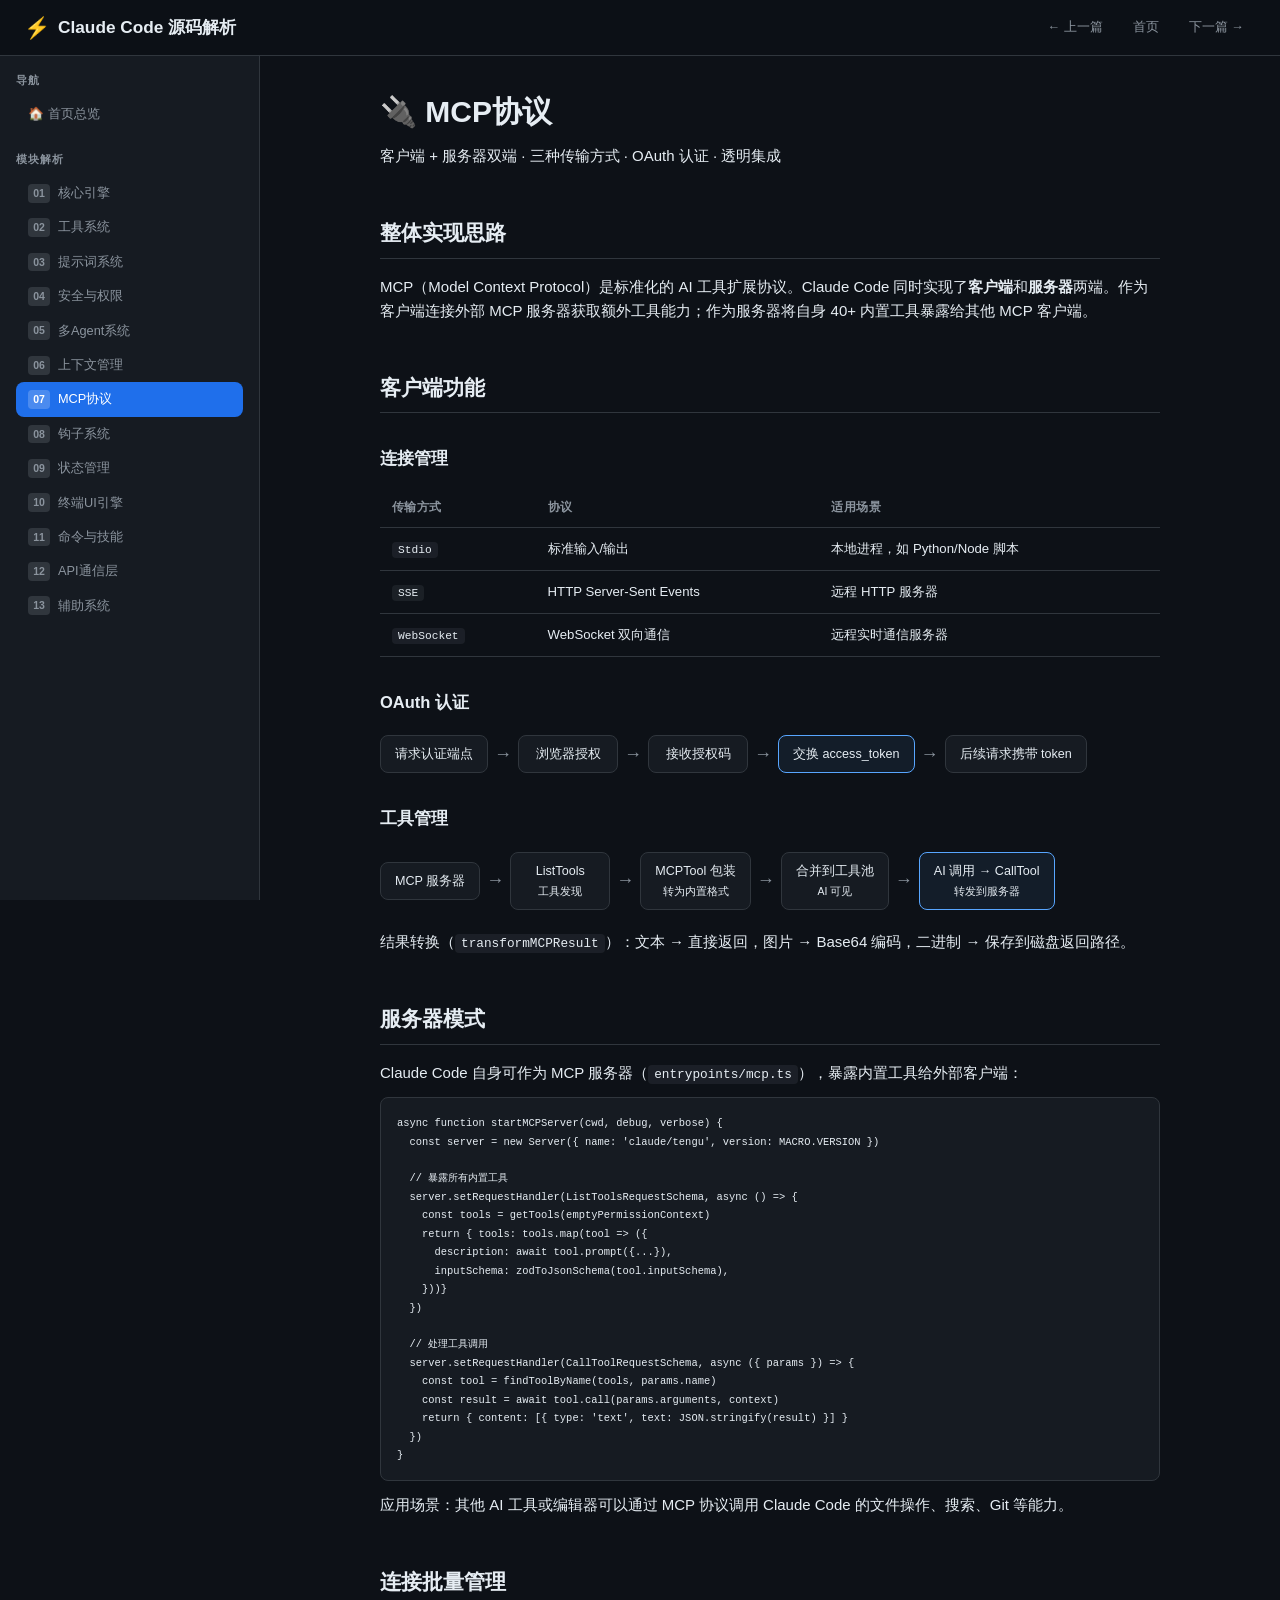
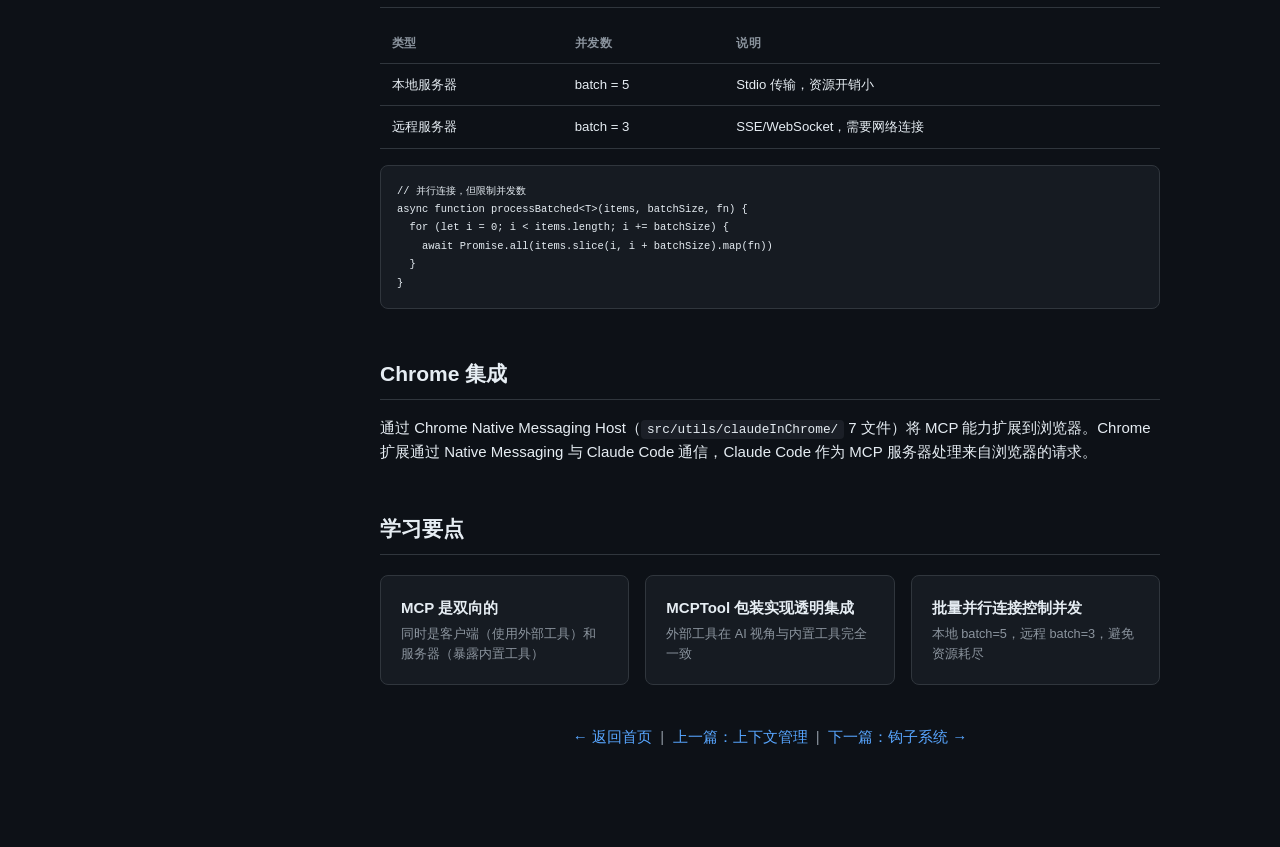
<file: front/pages/07-mcp.html>
<!DOCTYPE html>
<html lang="zh-CN">
<head>
  <meta charset="UTF-8">
  <meta name="viewport" content="width=device-width, initial-scale=1.0">
  <title>07 MCP协议 - Claude Code 源码解析</title>
  <link rel="stylesheet" href="../css/style.css">
</head>
<body>

<header class="header">
  <button class="menu-toggle">☰</button>
  <div class="header-logo"><span class="icon">⚡</span> Claude Code 源码解析</div>
  <nav class="header-nav">
    <a href="06-context.html">← 上一篇</a>
    <a href="../index.html">首页</a>
    <a href="08-hooks.html">下一篇 →</a>
  </nav>
</header>

<nav class="sidebar">
  <div class="sidebar-section">
    <div class="sidebar-title">导航</div>
    <a class="sidebar-link" href="../index.html">🏠 首页总览</a>
  </div>
  <div class="sidebar-section">
    <div class="sidebar-title">模块解析</div>
    <a class="sidebar-link" href="01-core.html"><span class="num">01</span> 核心引擎</a>
    <a class="sidebar-link" href="02-tools.html"><span class="num">02</span> 工具系统</a>
    <a class="sidebar-link" href="03-prompt.html"><span class="num">03</span> 提示词系统</a>
    <a class="sidebar-link" href="04-security.html"><span class="num">04</span> 安全与权限</a>
    <a class="sidebar-link" href="05-agent.html"><span class="num">05</span> 多Agent系统</a>
    <a class="sidebar-link" href="06-context.html"><span class="num">06</span> 上下文管理</a>
    <a class="sidebar-link active" href="07-mcp.html"><span class="num">07</span> MCP协议</a>
    <a class="sidebar-link" href="08-hooks.html"><span class="num">08</span> 钩子系统</a>
    <a class="sidebar-link" href="09-state.html"><span class="num">09</span> 状态管理</a>
    <a class="sidebar-link" href="10-ink.html"><span class="num">10</span> 终端UI引擎</a>
    <a class="sidebar-link" href="11-commands.html"><span class="num">11</span> 命令与技能</a>
    <a class="sidebar-link" href="12-api.html"><span class="num">12</span> API通信层</a>
    <a class="sidebar-link" href="13-aux.html"><span class="num">13</span> 辅助系统</a>
  </div>
</nav>

<div class="main-wrapper"><div class="main">
  <h1>🔌 MCP协议</h1>
  <p class="subtitle">客户端 + 服务器双端 · 三种传输方式 · OAuth 认证 · 透明集成</p>

  <h2>整体实现思路</h2>
  <p>MCP（Model Context Protocol）是标准化的 AI 工具扩展协议。Claude Code 同时实现了<strong>客户端</strong>和<strong>服务器</strong>两端。作为客户端连接外部 MCP 服务器获取额外工具能力；作为服务器将自身 40+ 内置工具暴露给其他 MCP 客户端。</p>

  <!-- 客户端功能 -->
  <h2>客户端功能</h2>
  <h3>连接管理</h3>
  <table>
    <thead><tr><th>传输方式</th><th>协议</th><th>适用场景</th></tr></thead>
    <tbody>
      <tr><td><code>Stdio</code></td><td>标准输入/输出</td><td>本地进程，如 Python/Node 脚本</td></tr>
      <tr><td><code>SSE</code></td><td>HTTP Server-Sent Events</td><td>远程 HTTP 服务器</td></tr>
      <tr><td><code>WebSocket</code></td><td>WebSocket 双向通信</td><td>远程实时通信服务器</td></tr>
    </tbody>
  </table>

  <h3>OAuth 认证</h3>
  <div class="flow">
    <div class="flow-step">请求认证端点</div>
    <span class="flow-arrow">→</span>
    <div class="flow-step">浏览器授权</div>
    <span class="flow-arrow">→</span>
    <div class="flow-step">接收授权码</div>
    <span class="flow-arrow">→</span>
    <div class="flow-step highlight">交换 access_token</div>
    <span class="flow-arrow">→</span>
    <div class="flow-step">后续请求携带 token</div>
  </div>

  <h3>工具管理</h3>
  <div class="flow">
    <div class="flow-step">MCP 服务器</div>
    <span class="flow-arrow">→</span>
    <div class="flow-step">ListTools<br><small>工具发现</small></div>
    <span class="flow-arrow">→</span>
    <div class="flow-step">MCPTool 包装<br><small>转为内置格式</small></div>
    <span class="flow-arrow">→</span>
    <div class="flow-step">合并到工具池<br><small>AI 可见</small></div>
    <span class="flow-arrow">→</span>
    <div class="flow-step highlight">AI 调用 → CallTool<br><small>转发到服务器</small></div>
  </div>
  <p>结果转换（<code>transformMCPResult</code>）：文本 → 直接返回，图片 → Base64 编码，二进制 → 保存到磁盘返回路径。</p>

  <!-- 服务器模式 -->
  <h2>服务器模式</h2>
  <p>Claude Code 自身可作为 MCP 服务器（<code>entrypoints/mcp.ts</code>），暴露内置工具给外部客户端：</p>
  <pre><code>async function startMCPServer(cwd, debug, verbose) {
  const server = new Server({ name: 'claude/tengu', version: MACRO.VERSION })

  // 暴露所有内置工具
  server.setRequestHandler(ListToolsRequestSchema, async () =&gt; {
    const tools = getTools(emptyPermissionContext)
    return { tools: tools.map(tool =&gt; ({
      description: await tool.prompt({...}),
      inputSchema: zodToJsonSchema(tool.inputSchema),
    }))}
  })

  // 处理工具调用
  server.setRequestHandler(CallToolRequestSchema, async ({ params }) =&gt; {
    const tool = findToolByName(tools, params.name)
    const result = await tool.call(params.arguments, context)
    return { content: [{ type: 'text', text: JSON.stringify(result) }] }
  })
}</code></pre>
  <p>应用场景：其他 AI 工具或编辑器可以通过 MCP 协议调用 Claude Code 的文件操作、搜索、Git 等能力。</p>

  <!-- 连接批量管理 -->
  <h2>连接批量管理</h2>
  <table>
    <thead><tr><th>类型</th><th>并发数</th><th>说明</th></tr></thead>
    <tbody>
      <tr><td>本地服务器</td><td>batch = 5</td><td>Stdio 传输，资源开销小</td></tr>
      <tr><td>远程服务器</td><td>batch = 3</td><td>SSE/WebSocket，需要网络连接</td></tr>
    </tbody>
  </table>
  <pre><code>// 并行连接，但限制并发数
async function processBatched&lt;T&gt;(items, batchSize, fn) {
  for (let i = 0; i &lt; items.length; i += batchSize) {
    await Promise.all(items.slice(i, i + batchSize).map(fn))
  }
}</code></pre>

  <!-- Chrome 集成 -->
  <h2>Chrome 集成</h2>
  <p>通过 Chrome Native Messaging Host（<code>src/utils/claudeInChrome/</code> 7 文件）将 MCP 能力扩展到浏览器。Chrome 扩展通过 Native Messaging 与 Claude Code 通信，Claude Code 作为 MCP 服务器处理来自浏览器的请求。</p>

  <!-- 学习要点 -->
  <h2>学习要点</h2>
  <div class="card-grid">
    <div class="card">
      <div class="card-title">MCP 是双向的</div>
      <div class="card-desc">同时是客户端（使用外部工具）和服务器（暴露内置工具）</div>
    </div>
    <div class="card">
      <div class="card-title">MCPTool 包装实现透明集成</div>
      <div class="card-desc">外部工具在 AI 视角与内置工具完全一致</div>
    </div>
    <div class="card">
      <div class="card-title">批量并行连接控制并发</div>
      <div class="card-desc">本地 batch=5，远程 batch=3，避免资源耗尽</div>
    </div>
  </div>

  <p style="margin-top:40px;text-align:center;color:var(--text-dim)">
    <a href="../index.html">← 返回首页</a> &nbsp;|&nbsp;
    <a href="06-context.html">上一篇：上下文管理</a> &nbsp;|&nbsp;
    <a href="08-hooks.html">下一篇：钩子系统 →</a>
  </p>
</div>

</div><script src="../js/main.js"></script>
</body>
</html>
</file>
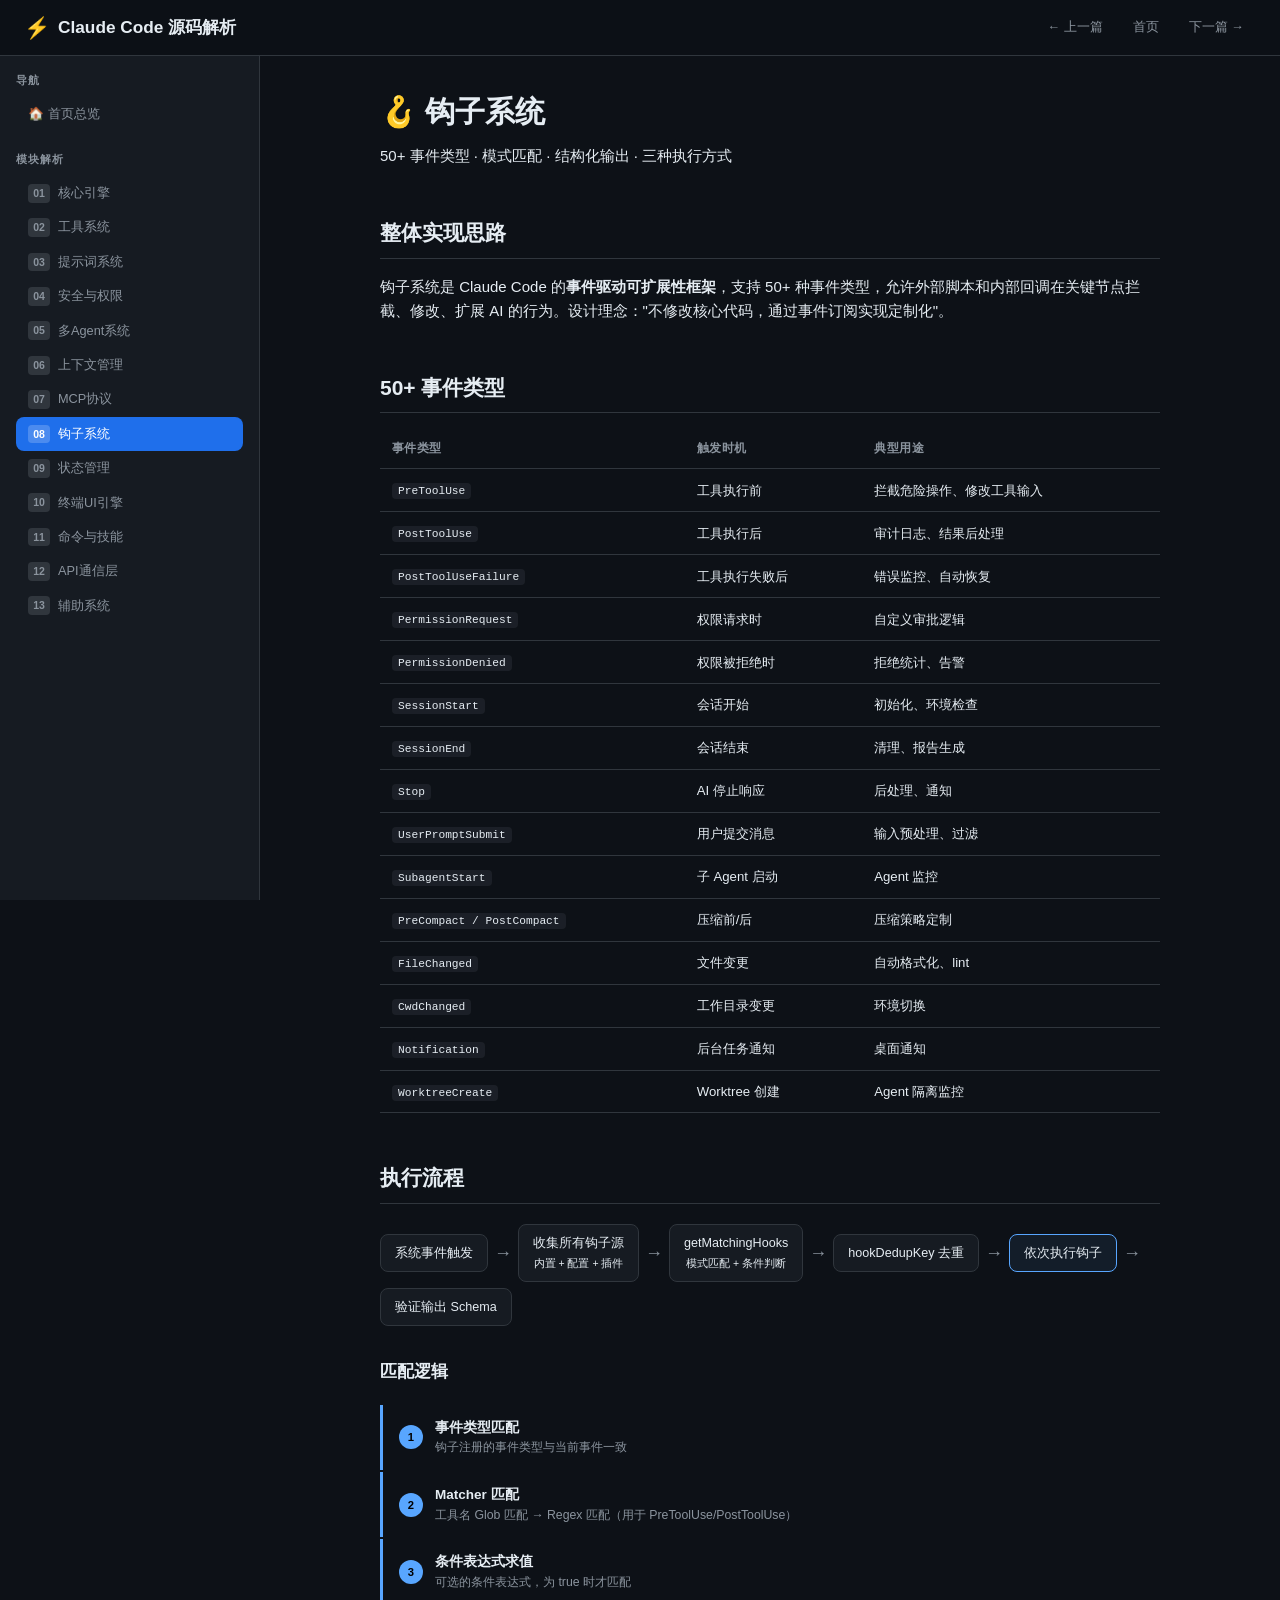
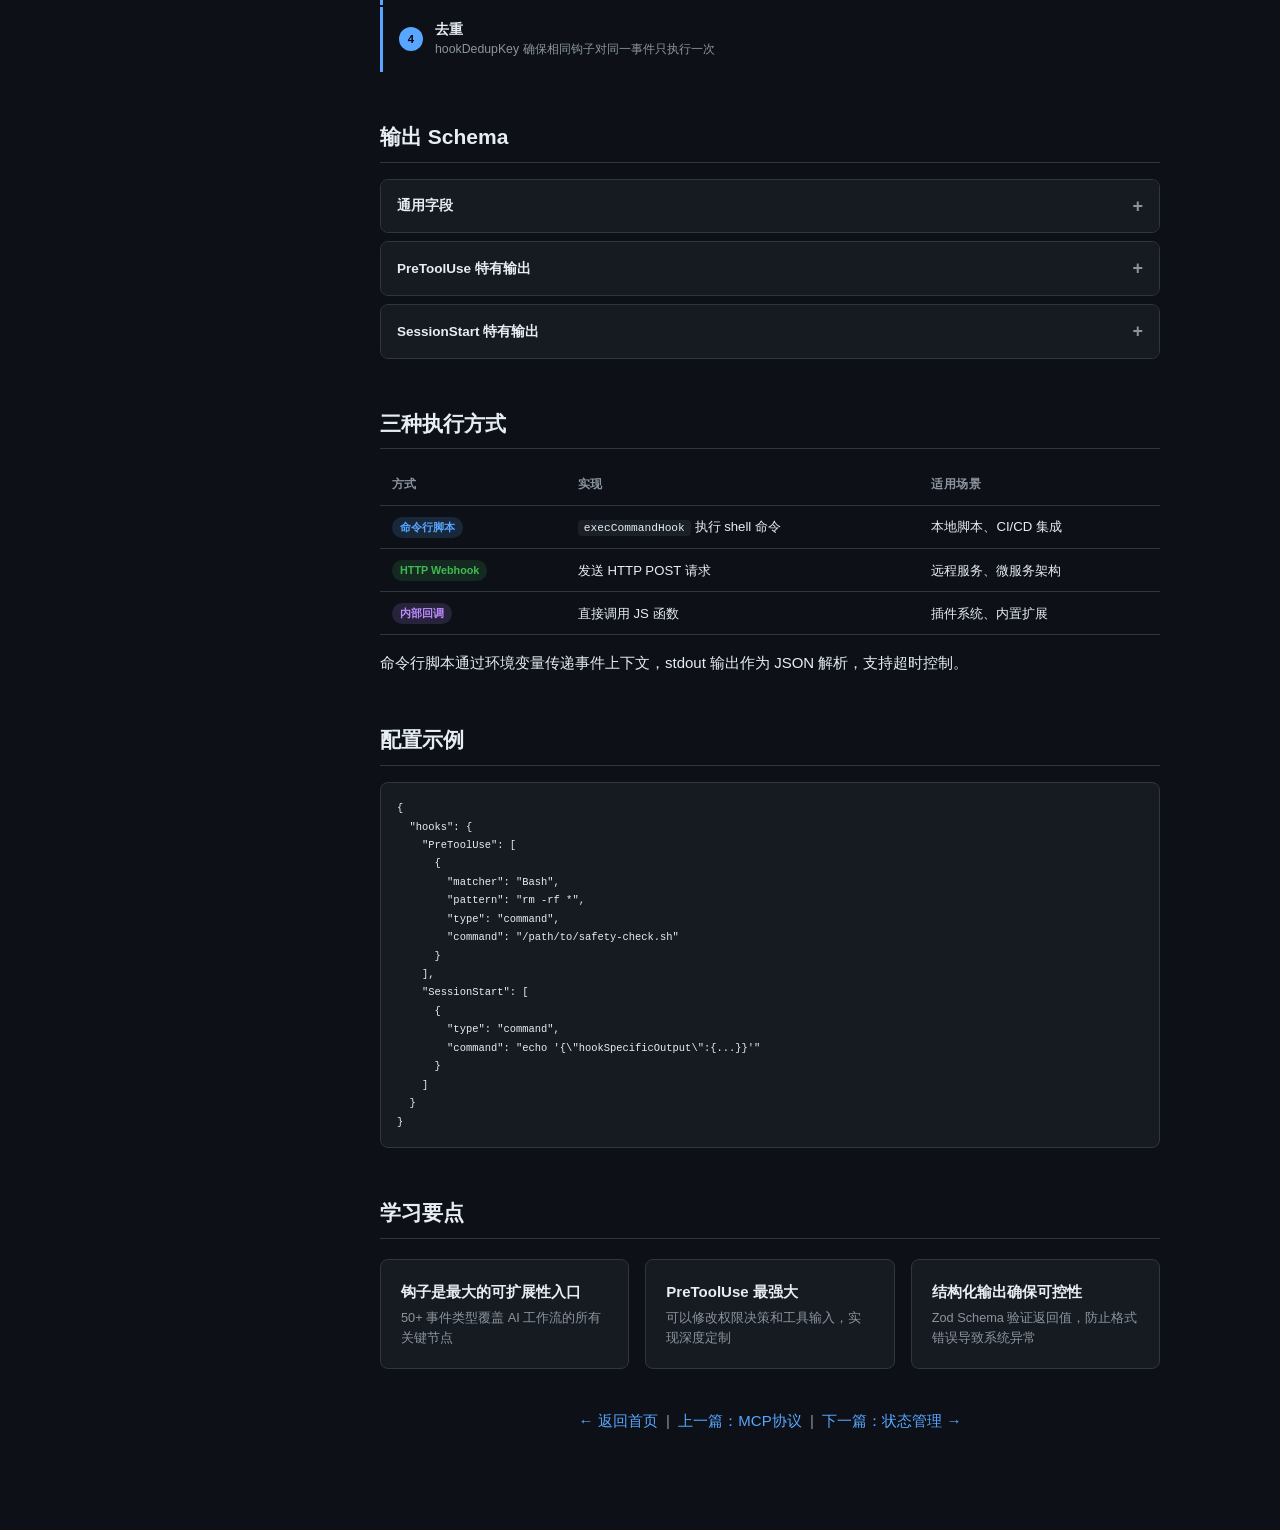
<file: front/pages/08-hooks.html>
<!DOCTYPE html>
<html lang="zh-CN">
<head>
  <meta charset="UTF-8">
  <meta name="viewport" content="width=device-width, initial-scale=1.0">
  <title>08 钩子系统 - Claude Code 源码解析</title>
  <link rel="stylesheet" href="../css/style.css">
</head>
<body>

<header class="header">
  <button class="menu-toggle">☰</button>
  <div class="header-logo"><span class="icon">⚡</span> Claude Code 源码解析</div>
  <nav class="header-nav">
    <a href="07-mcp.html">← 上一篇</a>
    <a href="../index.html">首页</a>
    <a href="09-state.html">下一篇 →</a>
  </nav>
</header>

<nav class="sidebar">
  <div class="sidebar-section">
    <div class="sidebar-title">导航</div>
    <a class="sidebar-link" href="../index.html">🏠 首页总览</a>
  </div>
  <div class="sidebar-section">
    <div class="sidebar-title">模块解析</div>
    <a class="sidebar-link" href="01-core.html"><span class="num">01</span> 核心引擎</a>
    <a class="sidebar-link" href="02-tools.html"><span class="num">02</span> 工具系统</a>
    <a class="sidebar-link" href="03-prompt.html"><span class="num">03</span> 提示词系统</a>
    <a class="sidebar-link" href="04-security.html"><span class="num">04</span> 安全与权限</a>
    <a class="sidebar-link" href="05-agent.html"><span class="num">05</span> 多Agent系统</a>
    <a class="sidebar-link" href="06-context.html"><span class="num">06</span> 上下文管理</a>
    <a class="sidebar-link" href="07-mcp.html"><span class="num">07</span> MCP协议</a>
    <a class="sidebar-link active" href="08-hooks.html"><span class="num">08</span> 钩子系统</a>
    <a class="sidebar-link" href="09-state.html"><span class="num">09</span> 状态管理</a>
    <a class="sidebar-link" href="10-ink.html"><span class="num">10</span> 终端UI引擎</a>
    <a class="sidebar-link" href="11-commands.html"><span class="num">11</span> 命令与技能</a>
    <a class="sidebar-link" href="12-api.html"><span class="num">12</span> API通信层</a>
    <a class="sidebar-link" href="13-aux.html"><span class="num">13</span> 辅助系统</a>
  </div>
</nav>

<div class="main-wrapper"><div class="main">
  <h1>🪝 钩子系统</h1>
  <p class="subtitle">50+ 事件类型 · 模式匹配 · 结构化输出 · 三种执行方式</p>

  <h2>整体实现思路</h2>
  <p>钩子系统是 Claude Code 的<strong>事件驱动可扩展性框架</strong>，支持 50+ 种事件类型，允许外部脚本和内部回调在关键节点拦截、修改、扩展 AI 的行为。设计理念："不修改核心代码，通过事件订阅实现定制化"。</p>

  <!-- 事件类型表格 -->
  <h2>50+ 事件类型</h2>
  <table>
    <thead><tr><th>事件类型</th><th>触发时机</th><th>典型用途</th></tr></thead>
    <tbody>
      <tr><td><code>PreToolUse</code></td><td>工具执行前</td><td>拦截危险操作、修改工具输入</td></tr>
      <tr><td><code>PostToolUse</code></td><td>工具执行后</td><td>审计日志、结果后处理</td></tr>
      <tr><td><code>PostToolUseFailure</code></td><td>工具执行失败后</td><td>错误监控、自动恢复</td></tr>
      <tr><td><code>PermissionRequest</code></td><td>权限请求时</td><td>自定义审批逻辑</td></tr>
      <tr><td><code>PermissionDenied</code></td><td>权限被拒绝时</td><td>拒绝统计、告警</td></tr>
      <tr><td><code>SessionStart</code></td><td>会话开始</td><td>初始化、环境检查</td></tr>
      <tr><td><code>SessionEnd</code></td><td>会话结束</td><td>清理、报告生成</td></tr>
      <tr><td><code>Stop</code></td><td>AI 停止响应</td><td>后处理、通知</td></tr>
      <tr><td><code>UserPromptSubmit</code></td><td>用户提交消息</td><td>输入预处理、过滤</td></tr>
      <tr><td><code>SubagentStart</code></td><td>子 Agent 启动</td><td>Agent 监控</td></tr>
      <tr><td><code>PreCompact / PostCompact</code></td><td>压缩前/后</td><td>压缩策略定制</td></tr>
      <tr><td><code>FileChanged</code></td><td>文件变更</td><td>自动格式化、lint</td></tr>
      <tr><td><code>CwdChanged</code></td><td>工作目录变更</td><td>环境切换</td></tr>
      <tr><td><code>Notification</code></td><td>后台任务通知</td><td>桌面通知</td></tr>
      <tr><td><code>WorktreeCreate</code></td><td>Worktree 创建</td><td>Agent 隔离监控</td></tr>
    </tbody>
  </table>

  <!-- 执行流程 -->
  <h2>执行流程</h2>
  <div class="flow">
    <div class="flow-step">系统事件触发</div>
    <span class="flow-arrow">→</span>
    <div class="flow-step">收集所有钩子源<br><small>内置 + 配置 + 插件</small></div>
    <span class="flow-arrow">→</span>
    <div class="flow-step">getMatchingHooks<br><small>模式匹配 + 条件判断</small></div>
    <span class="flow-arrow">→</span>
    <div class="flow-step">hookDedupKey 去重</div>
    <span class="flow-arrow">→</span>
    <div class="flow-step highlight">依次执行钩子</div>
    <span class="flow-arrow">→</span>
    <div class="flow-step">验证输出 Schema</div>
  </div>

  <!-- 匹配流程 -->
  <h3>匹配逻辑</h3>
  <div class="layers">
    <div class="layer l3">
      <div class="layer-num">1</div>
      <div><div class="layer-title">事件类型匹配</div><div class="layer-desc">钩子注册的事件类型与当前事件一致</div></div>
    </div>
    <div class="layer l3">
      <div class="layer-num">2</div>
      <div><div class="layer-title">Matcher 匹配</div><div class="layer-desc">工具名 Glob 匹配 → Regex 匹配（用于 PreToolUse/PostToolUse）</div></div>
    </div>
    <div class="layer l3">
      <div class="layer-num">3</div>
      <div><div class="layer-title">条件表达式求值</div><div class="layer-desc">可选的条件表达式，为 true 时才匹配</div></div>
    </div>
    <div class="layer l3">
      <div class="layer-num">4</div>
      <div><div class="layer-title">去重</div><div class="layer-desc">hookDedupKey 确保相同钩子对同一事件只执行一次</div></div>
    </div>
  </div>

  <!-- 输出 Schema -->
  <h2>输出 Schema</h2>
  <div class="accordion">
    <div class="accordion-item">
      <div class="accordion-header">通用字段</div>
      <div class="accordion-body">
        <pre><code>continue: boolean       // 是否继续执行
suppressOutput: boolean // 隐藏钩子输出
stopReason: string      // 停止原因
decision: 'approve' | 'block'  // 权限决策
reason: string          // 决策原因
systemMessage: string   // 显示给用户的警告</code></pre>
      </div>
    </div>
    <div class="accordion-item">
      <div class="accordion-header">PreToolUse 特有输出</div>
      <div class="accordion-body">
        <pre><code>hookSpecificOutput: {
  hookEventName: 'PreToolUse',
  permissionDecision: ...,    // 覆盖权限决策
  updatedInput: {...},        // 修改工具输入参数
  additionalContext: '...',   // 注入额外上下文
}</code></pre>
      </div>
    </div>
    <div class="accordion-item">
      <div class="accordion-header">SessionStart 特有输出</div>
      <div class="accordion-body">
        <pre><code>hookSpecificOutput: {
  hookEventName: 'SessionStart',
  initialUserMessage: '...',  // 设置初始用户消息
  watchPaths: ['...'],        // 注册文件监听路径
}</code></pre>
      </div>
    </div>
  </div>

  <!-- 三种执行方式 -->
  <h2>三种执行方式</h2>
  <table>
    <thead><tr><th>方式</th><th>实现</th><th>适用场景</th></tr></thead>
    <tbody>
      <tr><td><span class="tag tag-blue">命令行脚本</span></td><td><code>execCommandHook</code> 执行 shell 命令</td><td>本地脚本、CI/CD 集成</td></tr>
      <tr><td><span class="tag tag-green">HTTP Webhook</span></td><td>发送 HTTP POST 请求</td><td>远程服务、微服务架构</td></tr>
      <tr><td><span class="tag tag-purple">内部回调</span></td><td>直接调用 JS 函数</td><td>插件系统、内置扩展</td></tr>
    </tbody>
  </table>
  <p>命令行脚本通过环境变量传递事件上下文，stdout 输出作为 JSON 解析，支持超时控制。</p>

  <!-- 配置示例 -->
  <h2>配置示例</h2>
  <pre><code>{
  "hooks": {
    "PreToolUse": [
      {
        "matcher": "Bash",
        "pattern": "rm -rf *",
        "type": "command",
        "command": "/path/to/safety-check.sh"
      }
    ],
    "SessionStart": [
      {
        "type": "command",
        "command": "echo '{\"hookSpecificOutput\":{...}}'"
      }
    ]
  }
}</code></pre>

  <!-- 学习要点 -->
  <h2>学习要点</h2>
  <div class="card-grid">
    <div class="card">
      <div class="card-title">钩子是最大的可扩展性入口</div>
      <div class="card-desc">50+ 事件类型覆盖 AI 工作流的所有关键节点</div>
    </div>
    <div class="card">
      <div class="card-title">PreToolUse 最强大</div>
      <div class="card-desc">可以修改权限决策和工具输入，实现深度定制</div>
    </div>
    <div class="card">
      <div class="card-title">结构化输出确保可控性</div>
      <div class="card-desc">Zod Schema 验证返回值，防止格式错误导致系统异常</div>
    </div>
  </div>

  <p style="margin-top:40px;text-align:center;color:var(--text-dim)">
    <a href="../index.html">← 返回首页</a> &nbsp;|&nbsp;
    <a href="07-mcp.html">上一篇：MCP协议</a> &nbsp;|&nbsp;
    <a href="09-state.html">下一篇：状态管理 →</a>
  </p>
</div>

</div><script src="../js/main.js"></script>
</body>
</html>
</file>
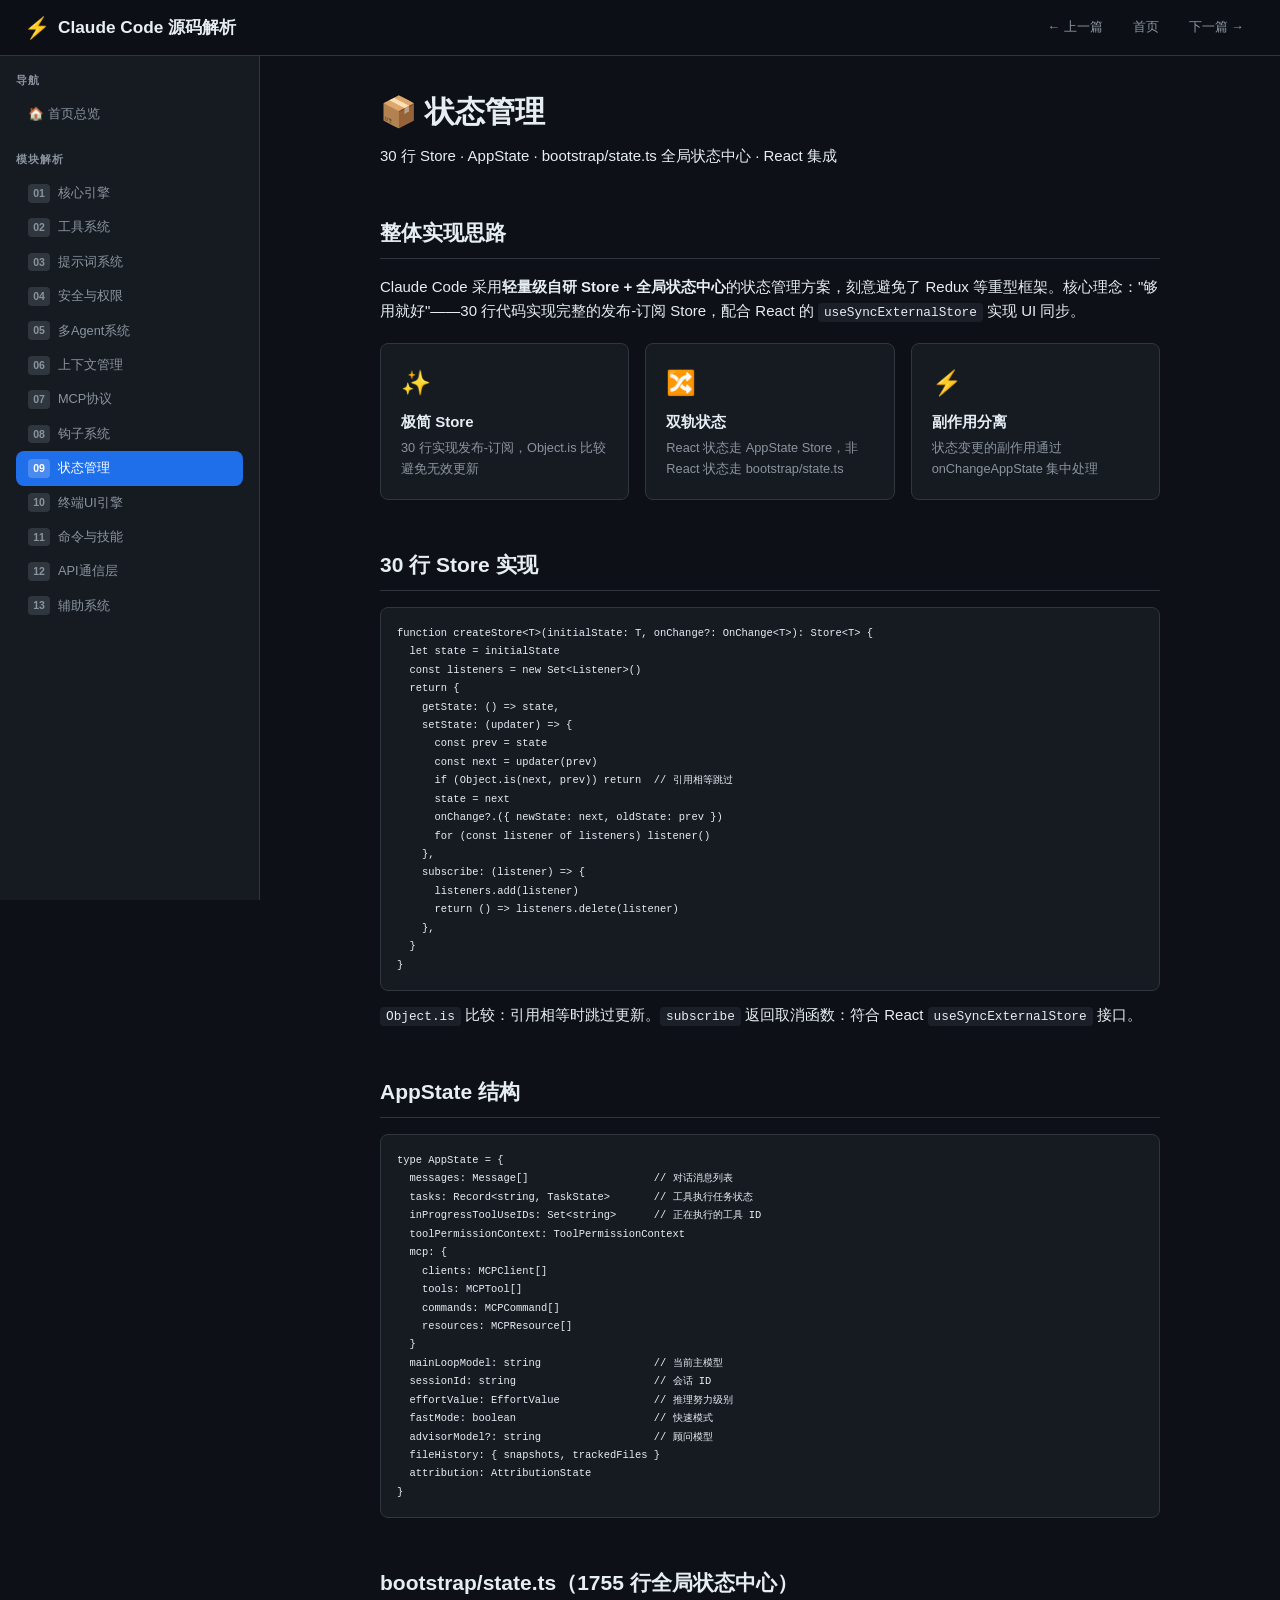
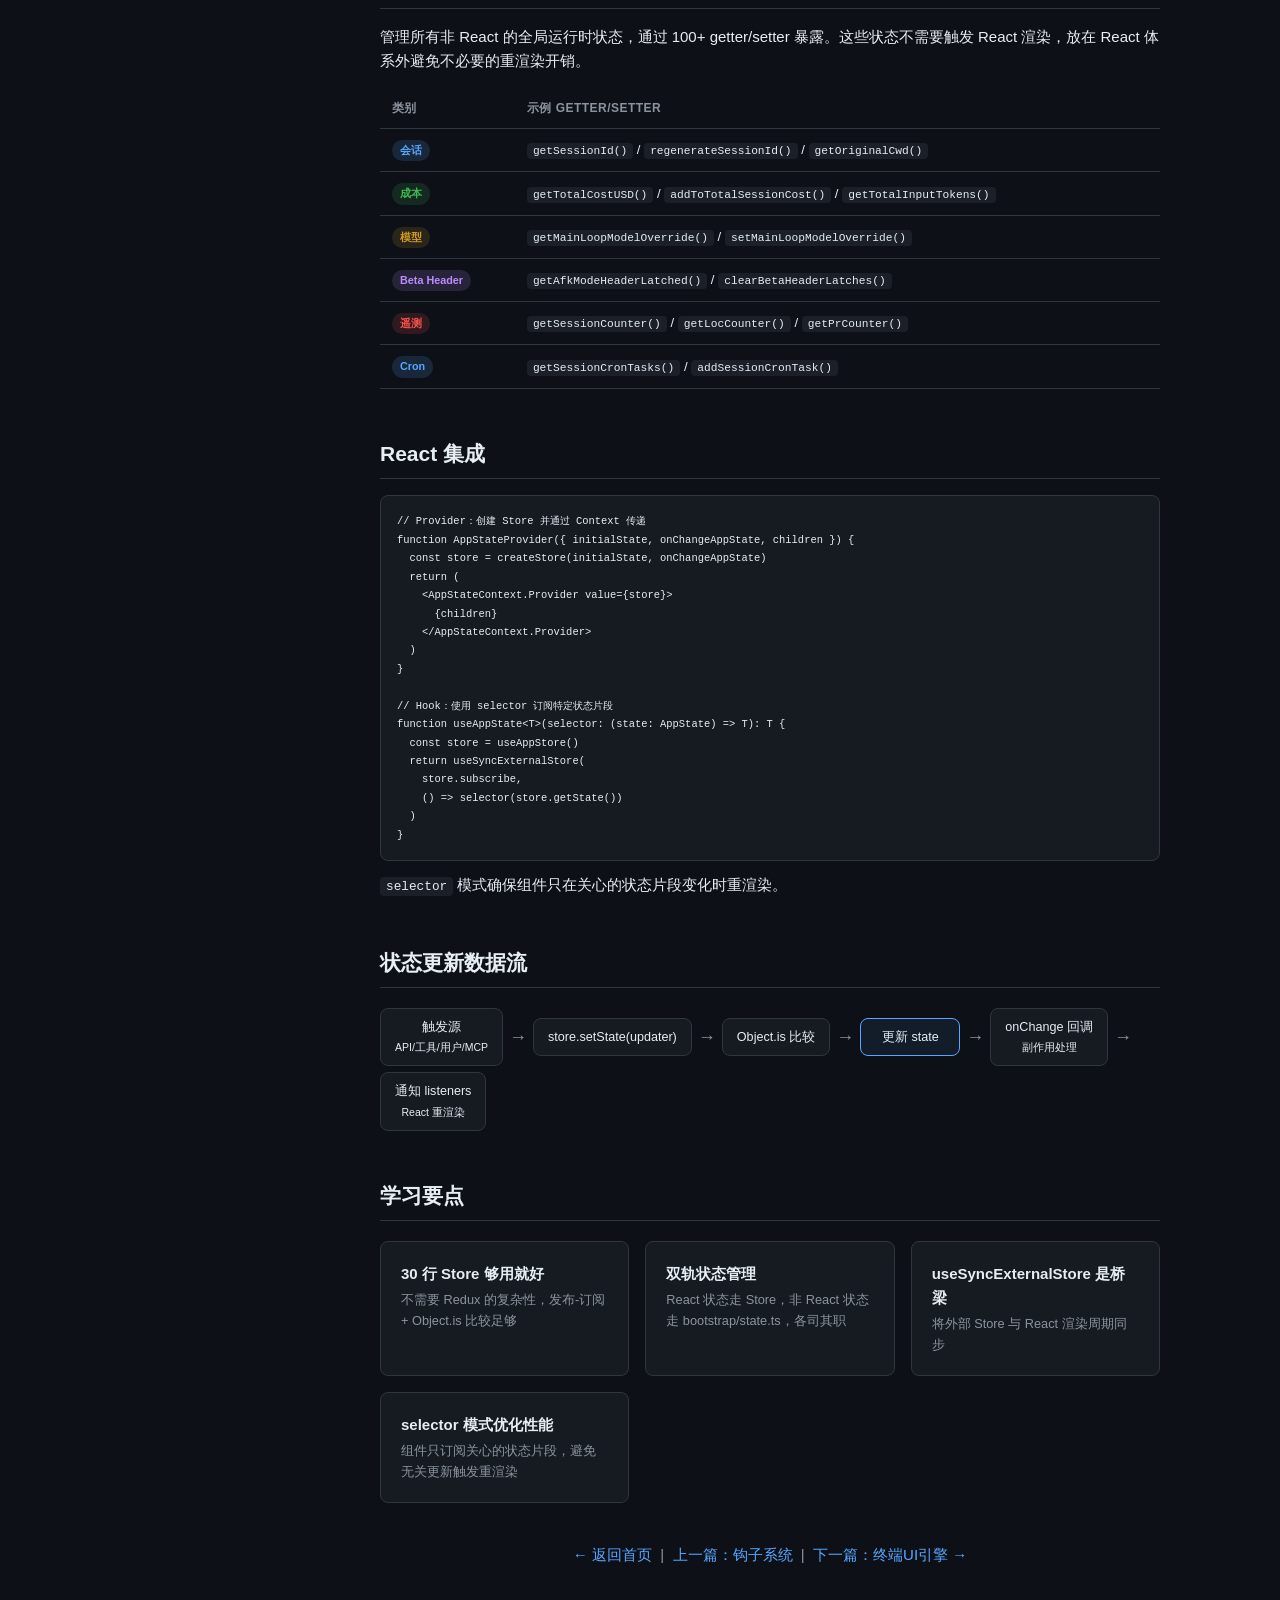
<file: front/pages/09-state.html>
<!DOCTYPE html>
<html lang="zh-CN">
<head>
  <meta charset="UTF-8">
  <meta name="viewport" content="width=device-width, initial-scale=1.0">
  <title>09 状态管理 - Claude Code 源码解析</title>
  <link rel="stylesheet" href="../css/style.css">
</head>
<body>

<header class="header">
  <button class="menu-toggle">☰</button>
  <div class="header-logo"><span class="icon">⚡</span> Claude Code 源码解析</div>
  <nav class="header-nav">
    <a href="08-hooks.html">← 上一篇</a>
    <a href="../index.html">首页</a>
    <a href="10-ink.html">下一篇 →</a>
  </nav>
</header>

<nav class="sidebar">
  <div class="sidebar-section">
    <div class="sidebar-title">导航</div>
    <a class="sidebar-link" href="../index.html">🏠 首页总览</a>
  </div>
  <div class="sidebar-section">
    <div class="sidebar-title">模块解析</div>
    <a class="sidebar-link" href="01-core.html"><span class="num">01</span> 核心引擎</a>
    <a class="sidebar-link" href="02-tools.html"><span class="num">02</span> 工具系统</a>
    <a class="sidebar-link" href="03-prompt.html"><span class="num">03</span> 提示词系统</a>
    <a class="sidebar-link" href="04-security.html"><span class="num">04</span> 安全与权限</a>
    <a class="sidebar-link" href="05-agent.html"><span class="num">05</span> 多Agent系统</a>
    <a class="sidebar-link" href="06-context.html"><span class="num">06</span> 上下文管理</a>
    <a class="sidebar-link" href="07-mcp.html"><span class="num">07</span> MCP协议</a>
    <a class="sidebar-link" href="08-hooks.html"><span class="num">08</span> 钩子系统</a>
    <a class="sidebar-link active" href="09-state.html"><span class="num">09</span> 状态管理</a>
    <a class="sidebar-link" href="10-ink.html"><span class="num">10</span> 终端UI引擎</a>
    <a class="sidebar-link" href="11-commands.html"><span class="num">11</span> 命令与技能</a>
    <a class="sidebar-link" href="12-api.html"><span class="num">12</span> API通信层</a>
    <a class="sidebar-link" href="13-aux.html"><span class="num">13</span> 辅助系统</a>
  </div>
</nav>

<div class="main-wrapper"><div class="main">
  <h1>📦 状态管理</h1>
  <p class="subtitle">30 行 Store · AppState · bootstrap/state.ts 全局状态中心 · React 集成</p>

  <h2>整体实现思路</h2>
  <p>Claude Code 采用<strong>轻量级自研 Store + 全局状态中心</strong>的状态管理方案，刻意避免了 Redux 等重型框架。核心理念："够用就好"——30 行代码实现完整的发布-订阅 Store，配合 React 的 <code>useSyncExternalStore</code> 实现 UI 同步。</p>

  <div class="card-grid">
    <div class="card">
      <div class="card-icon">✨</div>
      <div class="card-title">极简 Store</div>
      <div class="card-desc">30 行实现发布-订阅，Object.is 比较避免无效更新</div>
    </div>
    <div class="card">
      <div class="card-icon">🔀</div>
      <div class="card-title">双轨状态</div>
      <div class="card-desc">React 状态走 AppState Store，非 React 状态走 bootstrap/state.ts</div>
    </div>
    <div class="card">
      <div class="card-icon">⚡</div>
      <div class="card-title">副作用分离</div>
      <div class="card-desc">状态变更的副作用通过 onChangeAppState 集中处理</div>
    </div>
  </div>

  <!-- 30行 Store -->
  <h2>30 行 Store 实现</h2>
  <pre><code>function createStore&lt;T&gt;(initialState: T, onChange?: OnChange&lt;T&gt;): Store&lt;T&gt; {
  let state = initialState
  const listeners = new Set&lt;Listener&gt;()
  return {
    getState: () =&gt; state,
    setState: (updater) =&gt; {
      const prev = state
      const next = updater(prev)
      if (Object.is(next, prev)) return  // 引用相等跳过
      state = next
      onChange?.({ newState: next, oldState: prev })
      for (const listener of listeners) listener()
    },
    subscribe: (listener) =&gt; {
      listeners.add(listener)
      return () =&gt; listeners.delete(listener)
    },
  }
}</code></pre>
  <p><code>Object.is</code> 比较：引用相等时跳过更新。<code>subscribe</code> 返回取消函数：符合 React <code>useSyncExternalStore</code> 接口。</p>

  <!-- AppState 结构 -->
  <h2>AppState 结构</h2>
  <pre><code>type AppState = {
  messages: Message[]                    // 对话消息列表
  tasks: Record&lt;string, TaskState&gt;       // 工具执行任务状态
  inProgressToolUseIDs: Set&lt;string&gt;      // 正在执行的工具 ID
  toolPermissionContext: ToolPermissionContext
  mcp: {
    clients: MCPClient[]
    tools: MCPTool[]
    commands: MCPCommand[]
    resources: MCPResource[]
  }
  mainLoopModel: string                  // 当前主模型
  sessionId: string                      // 会话 ID
  effortValue: EffortValue               // 推理努力级别
  fastMode: boolean                      // 快速模式
  advisorModel?: string                  // 顾问模型
  fileHistory: { snapshots, trackedFiles }
  attribution: AttributionState
}</code></pre>

  <!-- bootstrap/state.ts -->
  <h2>bootstrap/state.ts（1755 行全局状态中心）</h2>
  <p>管理所有非 React 的全局运行时状态，通过 100+ getter/setter 暴露。这些状态不需要触发 React 渲染，放在 React 体系外避免不必要的重渲染开销。</p>

  <table>
    <thead><tr><th>类别</th><th>示例 getter/setter</th></tr></thead>
    <tbody>
      <tr><td><span class="tag tag-blue">会话</span></td><td><code>getSessionId()</code> / <code>regenerateSessionId()</code> / <code>getOriginalCwd()</code></td></tr>
      <tr><td><span class="tag tag-green">成本</span></td><td><code>getTotalCostUSD()</code> / <code>addToTotalSessionCost()</code> / <code>getTotalInputTokens()</code></td></tr>
      <tr><td><span class="tag tag-orange">模型</span></td><td><code>getMainLoopModelOverride()</code> / <code>setMainLoopModelOverride()</code></td></tr>
      <tr><td><span class="tag tag-purple">Beta Header</span></td><td><code>getAfkModeHeaderLatched()</code> / <code>clearBetaHeaderLatches()</code></td></tr>
      <tr><td><span class="tag tag-red">遥测</span></td><td><code>getSessionCounter()</code> / <code>getLocCounter()</code> / <code>getPrCounter()</code></td></tr>
      <tr><td><span class="tag tag-blue">Cron</span></td><td><code>getSessionCronTasks()</code> / <code>addSessionCronTask()</code></td></tr>
    </tbody>
  </table>

  <!-- React 集成 -->
  <h2>React 集成</h2>
  <pre><code>// Provider：创建 Store 并通过 Context 传递
function AppStateProvider({ initialState, onChangeAppState, children }) {
  const store = createStore(initialState, onChangeAppState)
  return (
    &lt;AppStateContext.Provider value={store}&gt;
      {children}
    &lt;/AppStateContext.Provider&gt;
  )
}

// Hook：使用 selector 订阅特定状态片段
function useAppState&lt;T&gt;(selector: (state: AppState) =&gt; T): T {
  const store = useAppStore()
  return useSyncExternalStore(
    store.subscribe,
    () =&gt; selector(store.getState())
  )
}</code></pre>
  <p><code>selector</code> 模式确保组件只在关心的状态片段变化时重渲染。</p>

  <!-- 状态更新数据流 -->
  <h2>状态更新数据流</h2>
  <div class="flow">
    <div class="flow-step">触发源<br><small>API/工具/用户/MCP</small></div>
    <span class="flow-arrow">→</span>
    <div class="flow-step">store.setState(updater)</div>
    <span class="flow-arrow">→</span>
    <div class="flow-step">Object.is 比较</div>
    <span class="flow-arrow">→</span>
    <div class="flow-step highlight">更新 state</div>
    <span class="flow-arrow">→</span>
    <div class="flow-step">onChange 回调<br><small>副作用处理</small></div>
    <span class="flow-arrow">→</span>
    <div class="flow-step">通知 listeners<br><small>React 重渲染</small></div>
  </div>

  <!-- 学习要点 -->
  <h2>学习要点</h2>
  <div class="card-grid">
    <div class="card">
      <div class="card-title">30 行 Store 够用就好</div>
      <div class="card-desc">不需要 Redux 的复杂性，发布-订阅 + Object.is 比较足够</div>
    </div>
    <div class="card">
      <div class="card-title">双轨状态管理</div>
      <div class="card-desc">React 状态走 Store，非 React 状态走 bootstrap/state.ts，各司其职</div>
    </div>
    <div class="card">
      <div class="card-title">useSyncExternalStore 是桥梁</div>
      <div class="card-desc">将外部 Store 与 React 渲染周期同步</div>
    </div>
    <div class="card">
      <div class="card-title">selector 模式优化性能</div>
      <div class="card-desc">组件只订阅关心的状态片段，避免无关更新触发重渲染</div>
    </div>
  </div>

  <p style="margin-top:40px;text-align:center;color:var(--text-dim)">
    <a href="../index.html">← 返回首页</a> &nbsp;|&nbsp;
    <a href="08-hooks.html">上一篇：钩子系统</a> &nbsp;|&nbsp;
    <a href="10-ink.html">下一篇：终端UI引擎 →</a>
  </p>
</div>

</div><script src="../js/main.js"></script>
</body>
</html>
</file>
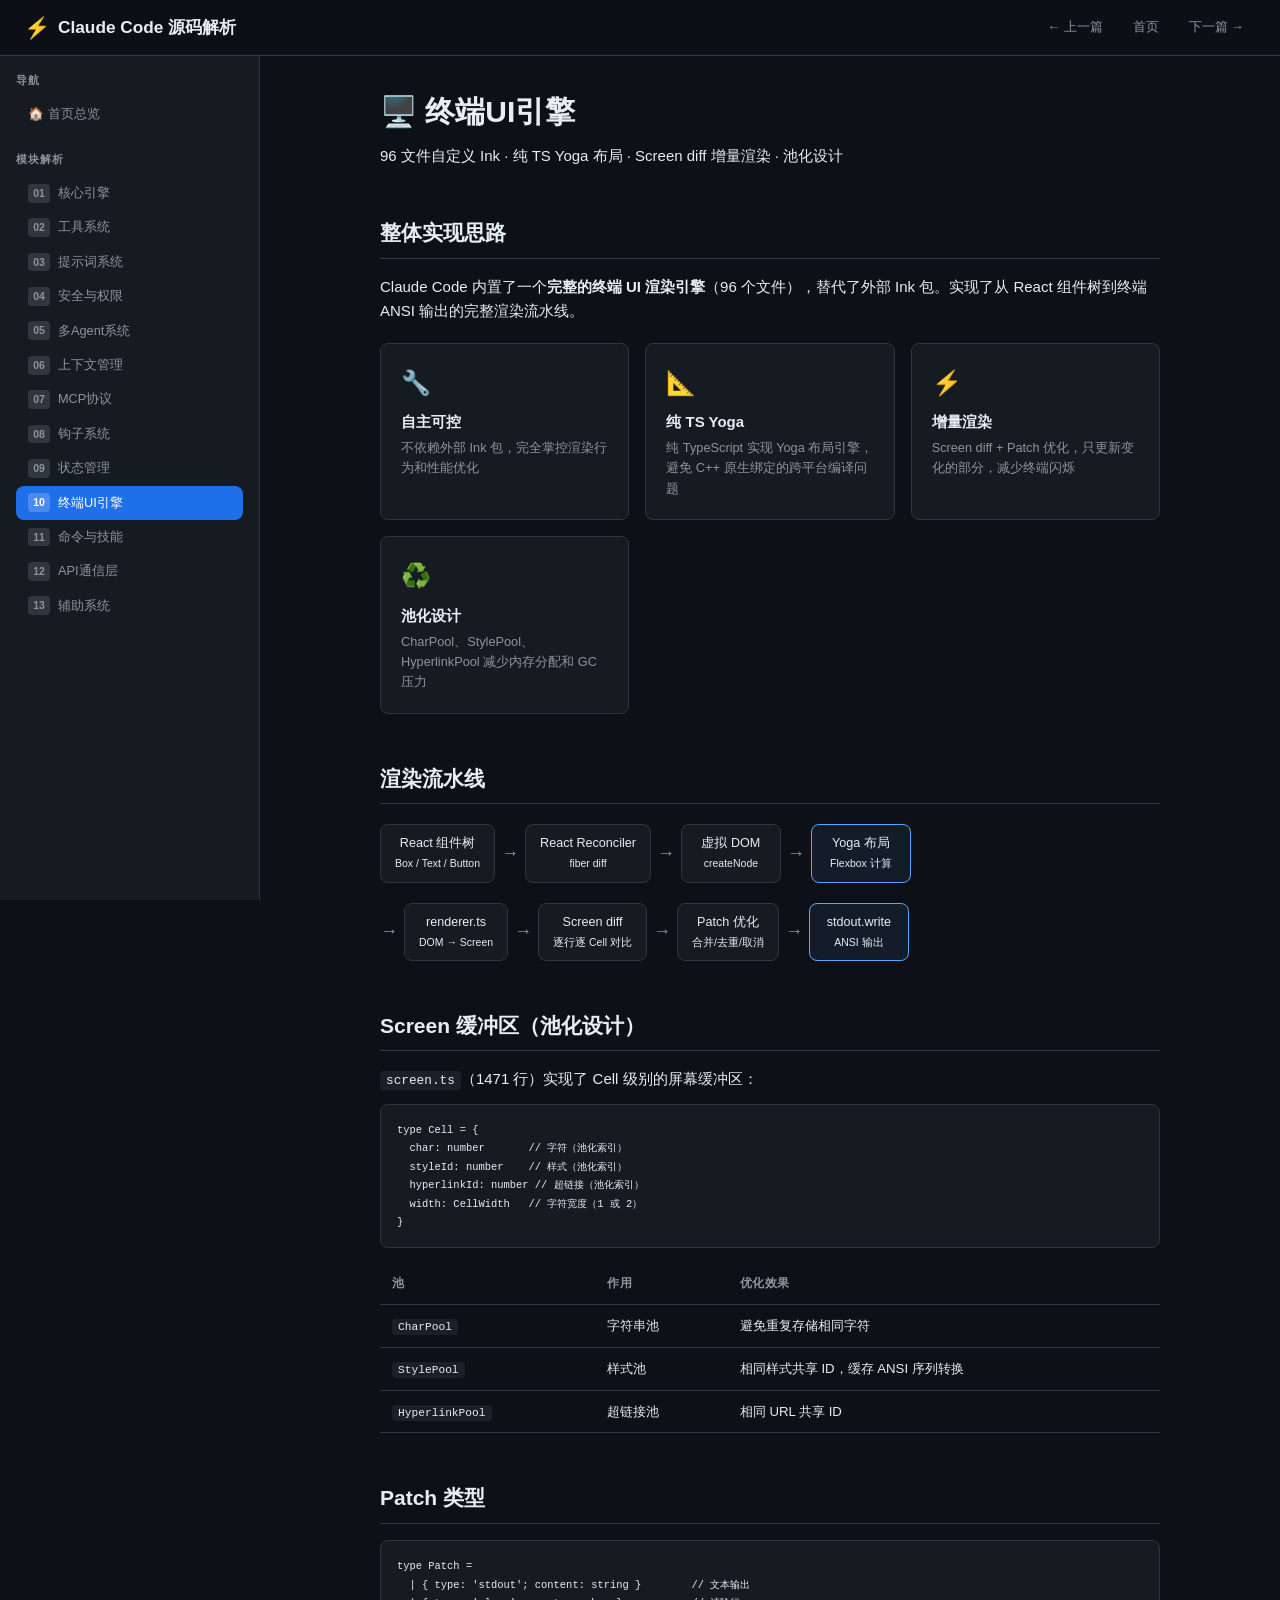
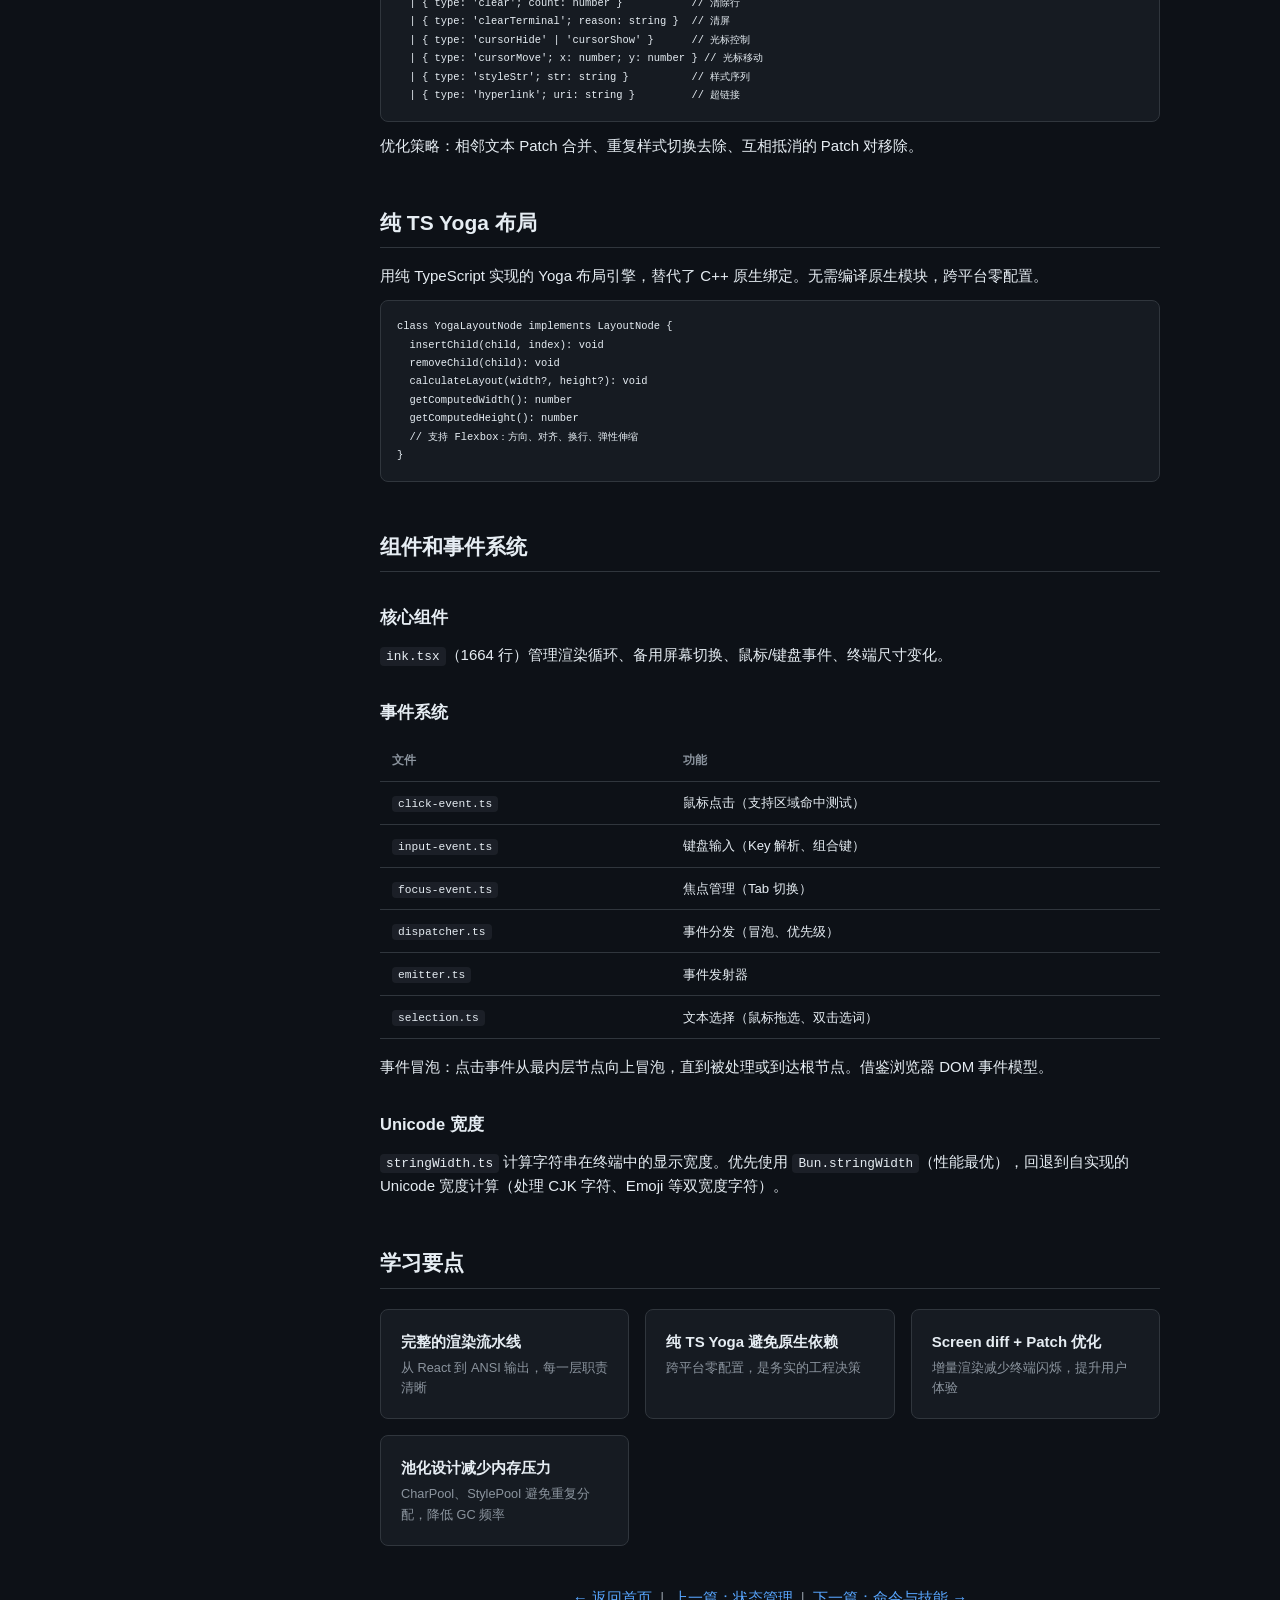
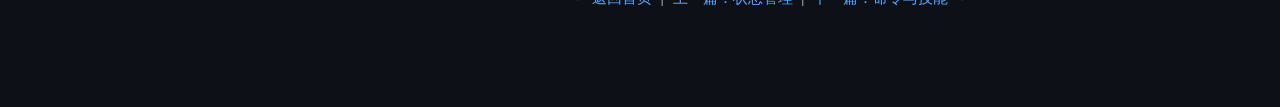
<file: front/pages/10-ink.html>
<!DOCTYPE html>
<html lang="zh-CN">
<head>
  <meta charset="UTF-8">
  <meta name="viewport" content="width=device-width, initial-scale=1.0">
  <title>10 终端UI引擎 - Claude Code 源码解析</title>
  <link rel="stylesheet" href="../css/style.css">
</head>
<body>

<header class="header">
  <button class="menu-toggle">☰</button>
  <div class="header-logo"><span class="icon">⚡</span> Claude Code 源码解析</div>
  <nav class="header-nav">
    <a href="09-state.html">← 上一篇</a>
    <a href="../index.html">首页</a>
    <a href="11-commands.html">下一篇 →</a>
  </nav>
</header>

<nav class="sidebar">
  <div class="sidebar-section">
    <div class="sidebar-title">导航</div>
    <a class="sidebar-link" href="../index.html">🏠 首页总览</a>
  </div>
  <div class="sidebar-section">
    <div class="sidebar-title">模块解析</div>
    <a class="sidebar-link" href="01-core.html"><span class="num">01</span> 核心引擎</a>
    <a class="sidebar-link" href="02-tools.html"><span class="num">02</span> 工具系统</a>
    <a class="sidebar-link" href="03-prompt.html"><span class="num">03</span> 提示词系统</a>
    <a class="sidebar-link" href="04-security.html"><span class="num">04</span> 安全与权限</a>
    <a class="sidebar-link" href="05-agent.html"><span class="num">05</span> 多Agent系统</a>
    <a class="sidebar-link" href="06-context.html"><span class="num">06</span> 上下文管理</a>
    <a class="sidebar-link" href="07-mcp.html"><span class="num">07</span> MCP协议</a>
    <a class="sidebar-link" href="08-hooks.html"><span class="num">08</span> 钩子系统</a>
    <a class="sidebar-link" href="09-state.html"><span class="num">09</span> 状态管理</a>
    <a class="sidebar-link active" href="10-ink.html"><span class="num">10</span> 终端UI引擎</a>
    <a class="sidebar-link" href="11-commands.html"><span class="num">11</span> 命令与技能</a>
    <a class="sidebar-link" href="12-api.html"><span class="num">12</span> API通信层</a>
    <a class="sidebar-link" href="13-aux.html"><span class="num">13</span> 辅助系统</a>
  </div>
</nav>

<div class="main-wrapper"><div class="main">
  <h1>🖥️ 终端UI引擎</h1>
  <p class="subtitle">96 文件自定义 Ink · 纯 TS Yoga 布局 · Screen diff 增量渲染 · 池化设计</p>

  <h2>整体实现思路</h2>
  <p>Claude Code 内置了一个<strong>完整的终端 UI 渲染引擎</strong>（96 个文件），替代了外部 Ink 包。实现了从 React 组件树到终端 ANSI 输出的完整渲染流水线。</p>

  <div class="card-grid">
    <div class="card">
      <div class="card-icon">🔧</div>
      <div class="card-title">自主可控</div>
      <div class="card-desc">不依赖外部 Ink 包，完全掌控渲染行为和性能优化</div>
    </div>
    <div class="card">
      <div class="card-icon">📐</div>
      <div class="card-title">纯 TS Yoga</div>
      <div class="card-desc">纯 TypeScript 实现 Yoga 布局引擎，避免 C++ 原生绑定的跨平台编译问题</div>
    </div>
    <div class="card">
      <div class="card-icon">⚡</div>
      <div class="card-title">增量渲染</div>
      <div class="card-desc">Screen diff + Patch 优化，只更新变化的部分，减少终端闪烁</div>
    </div>
    <div class="card">
      <div class="card-icon">♻️</div>
      <div class="card-title">池化设计</div>
      <div class="card-desc">CharPool、StylePool、HyperlinkPool 减少内存分配和 GC 压力</div>
    </div>
  </div>

  <!-- 渲染流水线 -->
  <h2>渲染流水线</h2>
  <div class="flow">
    <div class="flow-step">React 组件树<br><small>Box / Text / Button</small></div>
    <span class="flow-arrow">→</span>
    <div class="flow-step">React Reconciler<br><small>fiber diff</small></div>
    <span class="flow-arrow">→</span>
    <div class="flow-step">虚拟 DOM<br><small>createNode</small></div>
    <span class="flow-arrow">→</span>
    <div class="flow-step highlight">Yoga 布局<br><small>Flexbox 计算</small></div>
  </div>
  <div class="flow">
    <span class="flow-arrow">→</span>
    <div class="flow-step">renderer.ts<br><small>DOM → Screen</small></div>
    <span class="flow-arrow">→</span>
    <div class="flow-step">Screen diff<br><small>逐行逐 Cell 对比</small></div>
    <span class="flow-arrow">→</span>
    <div class="flow-step">Patch 优化<br><small>合并/去重/取消</small></div>
    <span class="flow-arrow">→</span>
    <div class="flow-step highlight">stdout.write<br><small>ANSI 输出</small></div>
  </div>

  <!-- Screen 缓冲区 -->
  <h2>Screen 缓冲区（池化设计）</h2>
  <p><code>screen.ts</code>（1471 行）实现了 Cell 级别的屏幕缓冲区：</p>
  <pre><code>type Cell = {
  char: number       // 字符（池化索引）
  styleId: number    // 样式（池化索引）
  hyperlinkId: number // 超链接（池化索引）
  width: CellWidth   // 字符宽度（1 或 2）
}</code></pre>

  <table>
    <thead><tr><th>池</th><th>作用</th><th>优化效果</th></tr></thead>
    <tbody>
      <tr><td><code>CharPool</code></td><td>字符串池</td><td>避免重复存储相同字符</td></tr>
      <tr><td><code>StylePool</code></td><td>样式池</td><td>相同样式共享 ID，缓存 ANSI 序列转换</td></tr>
      <tr><td><code>HyperlinkPool</code></td><td>超链接池</td><td>相同 URL 共享 ID</td></tr>
    </tbody>
  </table>

  <!-- Patch 类型 -->
  <h2>Patch 类型</h2>
  <pre><code>type Patch =
  | { type: 'stdout'; content: string }        // 文本输出
  | { type: 'clear'; count: number }           // 清除行
  | { type: 'clearTerminal'; reason: string }  // 清屏
  | { type: 'cursorHide' | 'cursorShow' }      // 光标控制
  | { type: 'cursorMove'; x: number; y: number } // 光标移动
  | { type: 'styleStr'; str: string }          // 样式序列
  | { type: 'hyperlink'; uri: string }         // 超链接</code></pre>
  <p>优化策略：相邻文本 Patch 合并、重复样式切换去除、互相抵消的 Patch 对移除。</p>

  <!-- 纯 TS Yoga -->
  <h2>纯 TS Yoga 布局</h2>
  <p>用纯 TypeScript 实现的 Yoga 布局引擎，替代了 C++ 原生绑定。无需编译原生模块，跨平台零配置。</p>
  <pre><code>class YogaLayoutNode implements LayoutNode {
  insertChild(child, index): void
  removeChild(child): void
  calculateLayout(width?, height?): void
  getComputedWidth(): number
  getComputedHeight(): number
  // 支持 Flexbox：方向、对齐、换行、弹性伸缩
}</code></pre>

  <!-- 组件和事件系统 -->
  <h2>组件和事件系统</h2>
  <h3>核心组件</h3>
  <p><code>ink.tsx</code>（1664 行）管理渲染循环、备用屏幕切换、鼠标/键盘事件、终端尺寸变化。</p>

  <h3>事件系统</h3>
  <table>
    <thead><tr><th>文件</th><th>功能</th></tr></thead>
    <tbody>
      <tr><td><code>click-event.ts</code></td><td>鼠标点击（支持区域命中测试）</td></tr>
      <tr><td><code>input-event.ts</code></td><td>键盘输入（Key 解析、组合键）</td></tr>
      <tr><td><code>focus-event.ts</code></td><td>焦点管理（Tab 切换）</td></tr>
      <tr><td><code>dispatcher.ts</code></td><td>事件分发（冒泡、优先级）</td></tr>
      <tr><td><code>emitter.ts</code></td><td>事件发射器</td></tr>
      <tr><td><code>selection.ts</code></td><td>文本选择（鼠标拖选、双击选词）</td></tr>
    </tbody>
  </table>
  <p>事件冒泡：点击事件从最内层节点向上冒泡，直到被处理或到达根节点。借鉴浏览器 DOM 事件模型。</p>

  <!-- Unicode 宽度 -->
  <h3>Unicode 宽度</h3>
  <p><code>stringWidth.ts</code> 计算字符串在终端中的显示宽度。优先使用 <code>Bun.stringWidth</code>（性能最优），回退到自实现的 Unicode 宽度计算（处理 CJK 字符、Emoji 等双宽度字符）。</p>

  <!-- 学习要点 -->
  <h2>学习要点</h2>
  <div class="card-grid">
    <div class="card">
      <div class="card-title">完整的渲染流水线</div>
      <div class="card-desc">从 React 到 ANSI 输出，每一层职责清晰</div>
    </div>
    <div class="card">
      <div class="card-title">纯 TS Yoga 避免原生依赖</div>
      <div class="card-desc">跨平台零配置，是务实的工程决策</div>
    </div>
    <div class="card">
      <div class="card-title">Screen diff + Patch 优化</div>
      <div class="card-desc">增量渲染减少终端闪烁，提升用户体验</div>
    </div>
    <div class="card">
      <div class="card-title">池化设计减少内存压力</div>
      <div class="card-desc">CharPool、StylePool 避免重复分配，降低 GC 频率</div>
    </div>
  </div>

  <p style="margin-top:40px;text-align:center;color:var(--text-dim)">
    <a href="../index.html">← 返回首页</a> &nbsp;|&nbsp;
    <a href="09-state.html">上一篇：状态管理</a> &nbsp;|&nbsp;
    <a href="11-commands.html">下一篇：命令与技能 →</a>
  </p>
</div>

</div><script src="../js/main.js"></script>
</body>
</html>
</file>
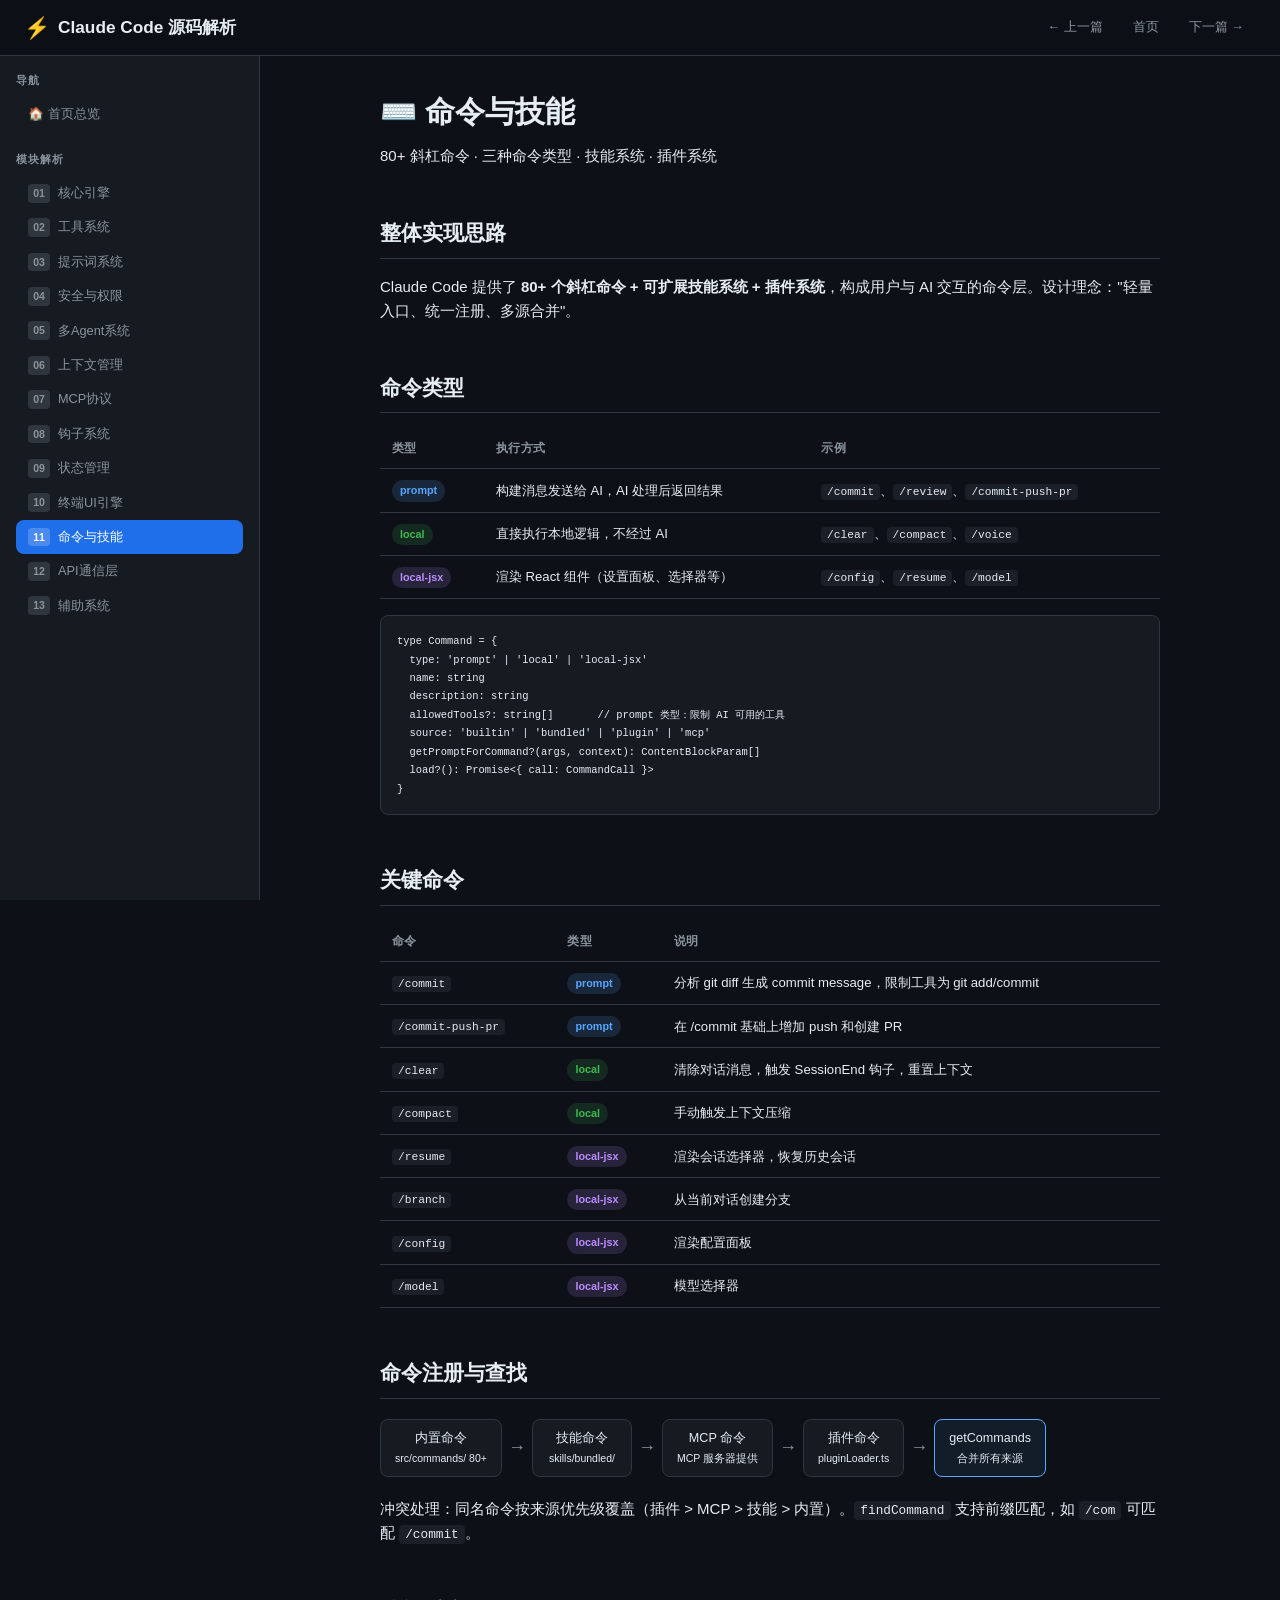
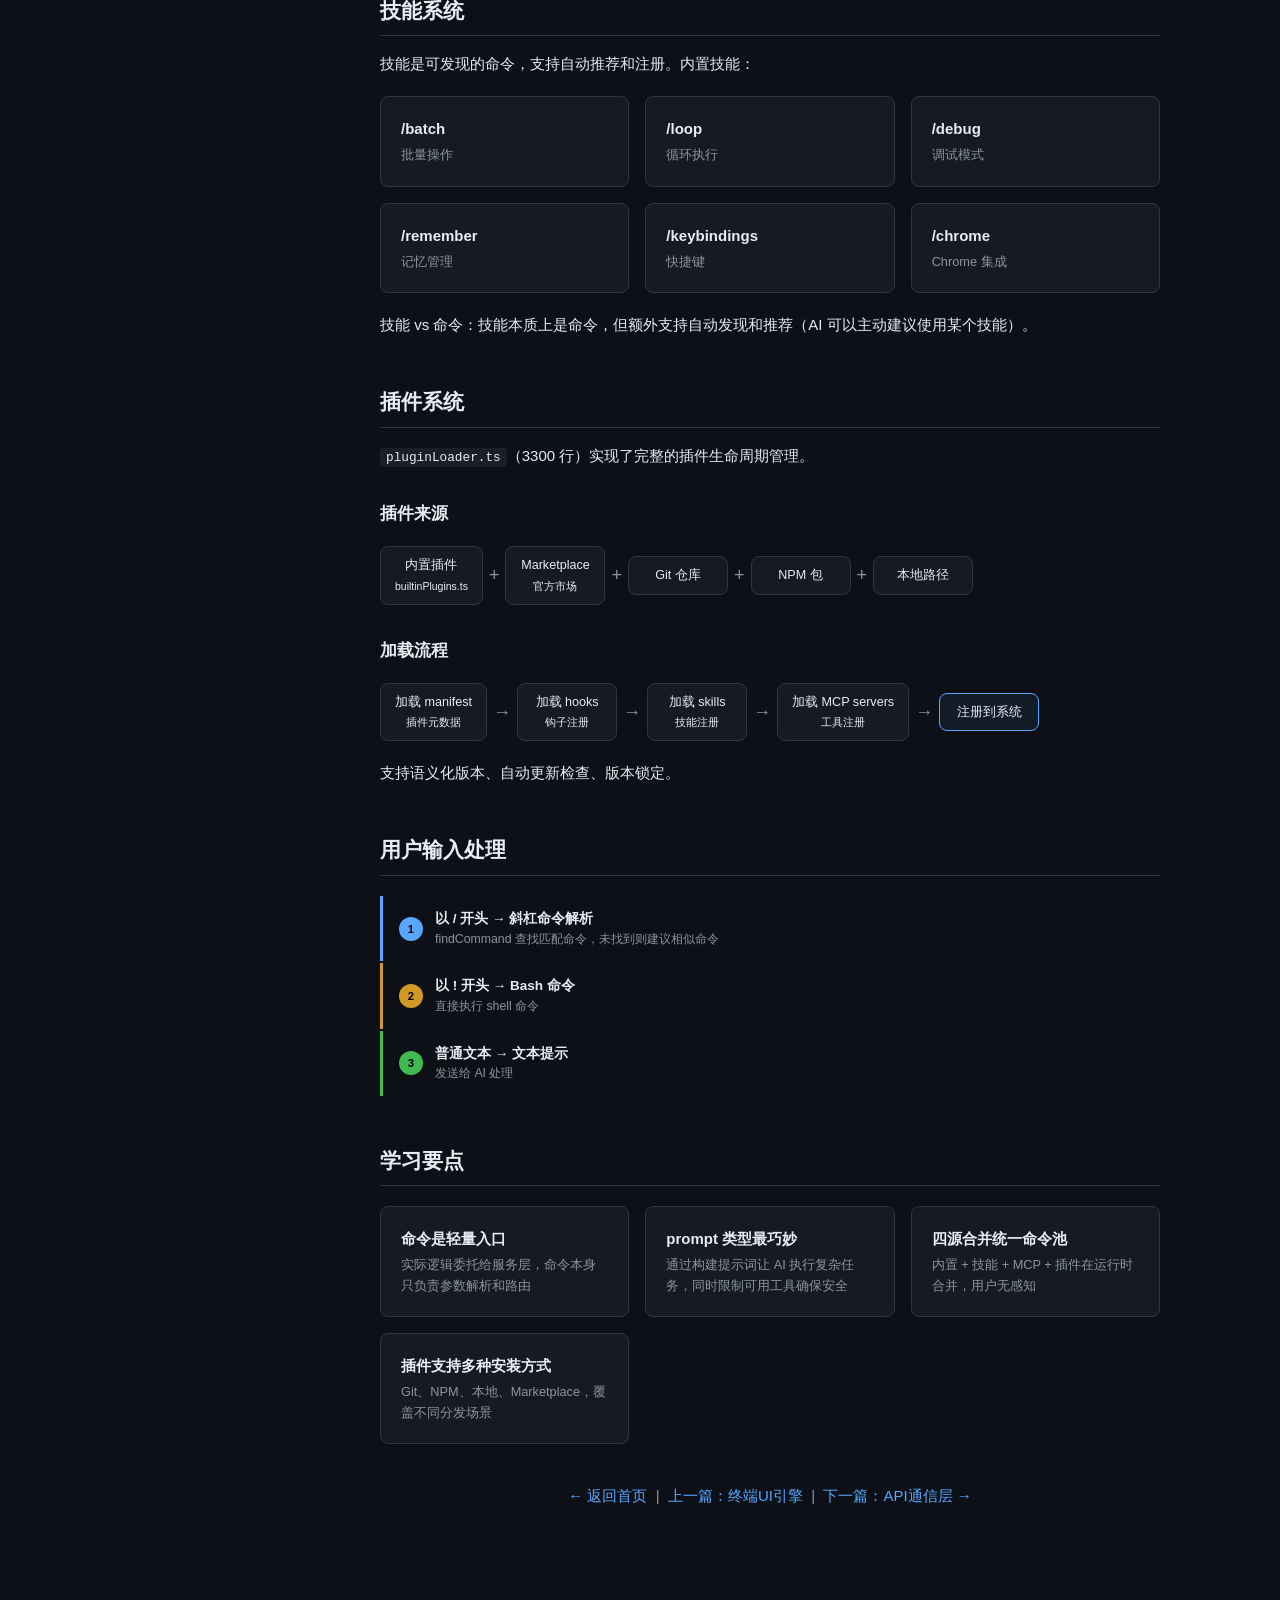
<file: front/pages/11-commands.html>
<!DOCTYPE html>
<html lang="zh-CN">
<head>
  <meta charset="UTF-8">
  <meta name="viewport" content="width=device-width, initial-scale=1.0">
  <title>11 命令与技能 - Claude Code 源码解析</title>
  <link rel="stylesheet" href="../css/style.css">
</head>
<body>

<header class="header">
  <button class="menu-toggle">☰</button>
  <div class="header-logo"><span class="icon">⚡</span> Claude Code 源码解析</div>
  <nav class="header-nav">
    <a href="10-ink.html">← 上一篇</a>
    <a href="../index.html">首页</a>
    <a href="12-api.html">下一篇 →</a>
  </nav>
</header>

<nav class="sidebar">
  <div class="sidebar-section">
    <div class="sidebar-title">导航</div>
    <a class="sidebar-link" href="../index.html">🏠 首页总览</a>
  </div>
  <div class="sidebar-section">
    <div class="sidebar-title">模块解析</div>
    <a class="sidebar-link" href="01-core.html"><span class="num">01</span> 核心引擎</a>
    <a class="sidebar-link" href="02-tools.html"><span class="num">02</span> 工具系统</a>
    <a class="sidebar-link" href="03-prompt.html"><span class="num">03</span> 提示词系统</a>
    <a class="sidebar-link" href="04-security.html"><span class="num">04</span> 安全与权限</a>
    <a class="sidebar-link" href="05-agent.html"><span class="num">05</span> 多Agent系统</a>
    <a class="sidebar-link" href="06-context.html"><span class="num">06</span> 上下文管理</a>
    <a class="sidebar-link" href="07-mcp.html"><span class="num">07</span> MCP协议</a>
    <a class="sidebar-link" href="08-hooks.html"><span class="num">08</span> 钩子系统</a>
    <a class="sidebar-link" href="09-state.html"><span class="num">09</span> 状态管理</a>
    <a class="sidebar-link" href="10-ink.html"><span class="num">10</span> 终端UI引擎</a>
    <a class="sidebar-link active" href="11-commands.html"><span class="num">11</span> 命令与技能</a>
    <a class="sidebar-link" href="12-api.html"><span class="num">12</span> API通信层</a>
    <a class="sidebar-link" href="13-aux.html"><span class="num">13</span> 辅助系统</a>
  </div>
</nav>

<div class="main-wrapper"><div class="main">
  <h1>⌨️ 命令与技能</h1>
  <p class="subtitle">80+ 斜杠命令 · 三种命令类型 · 技能系统 · 插件系统</p>

  <h2>整体实现思路</h2>
  <p>Claude Code 提供了 <strong>80+ 个斜杠命令 + 可扩展技能系统 + 插件系统</strong>，构成用户与 AI 交互的命令层。设计理念："轻量入口、统一注册、多源合并"。</p>

  <!-- 命令类型 -->
  <h2>命令类型</h2>
  <table>
    <thead><tr><th>类型</th><th>执行方式</th><th>示例</th></tr></thead>
    <tbody>
      <tr><td><span class="tag tag-blue">prompt</span></td><td>构建消息发送给 AI，AI 处理后返回结果</td><td><code>/commit</code>、<code>/review</code>、<code>/commit-push-pr</code></td></tr>
      <tr><td><span class="tag tag-green">local</span></td><td>直接执行本地逻辑，不经过 AI</td><td><code>/clear</code>、<code>/compact</code>、<code>/voice</code></td></tr>
      <tr><td><span class="tag tag-purple">local-jsx</span></td><td>渲染 React 组件（设置面板、选择器等）</td><td><code>/config</code>、<code>/resume</code>、<code>/model</code></td></tr>
    </tbody>
  </table>

  <pre><code>type Command = {
  type: 'prompt' | 'local' | 'local-jsx'
  name: string
  description: string
  allowedTools?: string[]       // prompt 类型：限制 AI 可用的工具
  source: 'builtin' | 'bundled' | 'plugin' | 'mcp'
  getPromptForCommand?(args, context): ContentBlockParam[]
  load?(): Promise&lt;{ call: CommandCall }&gt;
}</code></pre>

  <!-- 关键命令 -->
  <h2>关键命令</h2>
  <table>
    <thead><tr><th>命令</th><th>类型</th><th>说明</th></tr></thead>
    <tbody>
      <tr><td><code>/commit</code></td><td><span class="tag tag-blue">prompt</span></td><td>分析 git diff 生成 commit message，限制工具为 git add/commit</td></tr>
      <tr><td><code>/commit-push-pr</code></td><td><span class="tag tag-blue">prompt</span></td><td>在 /commit 基础上增加 push 和创建 PR</td></tr>
      <tr><td><code>/clear</code></td><td><span class="tag tag-green">local</span></td><td>清除对话消息，触发 SessionEnd 钩子，重置上下文</td></tr>
      <tr><td><code>/compact</code></td><td><span class="tag tag-green">local</span></td><td>手动触发上下文压缩</td></tr>
      <tr><td><code>/resume</code></td><td><span class="tag tag-purple">local-jsx</span></td><td>渲染会话选择器，恢复历史会话</td></tr>
      <tr><td><code>/branch</code></td><td><span class="tag tag-purple">local-jsx</span></td><td>从当前对话创建分支</td></tr>
      <tr><td><code>/config</code></td><td><span class="tag tag-purple">local-jsx</span></td><td>渲染配置面板</td></tr>
      <tr><td><code>/model</code></td><td><span class="tag tag-purple">local-jsx</span></td><td>模型选择器</td></tr>
    </tbody>
  </table>

  <!-- 命令注册 -->
  <h2>命令注册与查找</h2>
  <div class="flow">
    <div class="flow-step">内置命令<br><small>src/commands/ 80+</small></div>
    <span class="flow-arrow">→</span>
    <div class="flow-step">技能命令<br><small>skills/bundled/</small></div>
    <span class="flow-arrow">→</span>
    <div class="flow-step">MCP 命令<br><small>MCP 服务器提供</small></div>
    <span class="flow-arrow">→</span>
    <div class="flow-step">插件命令<br><small>pluginLoader.ts</small></div>
    <span class="flow-arrow">→</span>
    <div class="flow-step highlight">getCommands<br><small>合并所有来源</small></div>
  </div>
  <p>冲突处理：同名命令按来源优先级覆盖（插件 &gt; MCP &gt; 技能 &gt; 内置）。<code>findCommand</code> 支持前缀匹配，如 <code>/com</code> 可匹配 <code>/commit</code>。</p>

  <!-- 技能系统 -->
  <h2>技能系统</h2>
  <p>技能是可发现的命令，支持自动推荐和注册。内置技能：</p>
  <div class="card-grid">
    <div class="card"><div class="card-title">/batch</div><div class="card-desc">批量操作</div></div>
    <div class="card"><div class="card-title">/loop</div><div class="card-desc">循环执行</div></div>
    <div class="card"><div class="card-title">/debug</div><div class="card-desc">调试模式</div></div>
    <div class="card"><div class="card-title">/remember</div><div class="card-desc">记忆管理</div></div>
    <div class="card"><div class="card-title">/keybindings</div><div class="card-desc">快捷键</div></div>
    <div class="card"><div class="card-title">/chrome</div><div class="card-desc">Chrome 集成</div></div>
  </div>
  <p>技能 vs 命令：技能本质上是命令，但额外支持自动发现和推荐（AI 可以主动建议使用某个技能）。</p>

  <!-- 插件系统 -->
  <h2>插件系统</h2>
  <p><code>pluginLoader.ts</code>（3300 行）实现了完整的插件生命周期管理。</p>

  <h3>插件来源</h3>
  <div class="flow">
    <div class="flow-step">内置插件<br><small>builtinPlugins.ts</small></div>
    <span class="flow-arrow">+</span>
    <div class="flow-step">Marketplace<br><small>官方市场</small></div>
    <span class="flow-arrow">+</span>
    <div class="flow-step">Git 仓库</div>
    <span class="flow-arrow">+</span>
    <div class="flow-step">NPM 包</div>
    <span class="flow-arrow">+</span>
    <div class="flow-step">本地路径</div>
  </div>

  <h3>加载流程</h3>
  <div class="flow">
    <div class="flow-step">加载 manifest<br><small>插件元数据</small></div>
    <span class="flow-arrow">→</span>
    <div class="flow-step">加载 hooks<br><small>钩子注册</small></div>
    <span class="flow-arrow">→</span>
    <div class="flow-step">加载 skills<br><small>技能注册</small></div>
    <span class="flow-arrow">→</span>
    <div class="flow-step">加载 MCP servers<br><small>工具注册</small></div>
    <span class="flow-arrow">→</span>
    <div class="flow-step highlight">注册到系统</div>
  </div>
  <p>支持语义化版本、自动更新检查、版本锁定。</p>

  <!-- 用户输入处理 -->
  <h2>用户输入处理</h2>
  <div class="layers">
    <div class="layer l3">
      <div class="layer-num">1</div>
      <div><div class="layer-title">以 / 开头 → 斜杠命令解析</div><div class="layer-desc">findCommand 查找匹配命令，未找到则建议相似命令</div></div>
    </div>
    <div class="layer l2">
      <div class="layer-num">2</div>
      <div><div class="layer-title">以 ! 开头 → Bash 命令</div><div class="layer-desc">直接执行 shell 命令</div></div>
    </div>
    <div class="layer l4">
      <div class="layer-num">3</div>
      <div><div class="layer-title">普通文本 → 文本提示</div><div class="layer-desc">发送给 AI 处理</div></div>
    </div>
  </div>

  <!-- 学习要点 -->
  <h2>学习要点</h2>
  <div class="card-grid">
    <div class="card">
      <div class="card-title">命令是轻量入口</div>
      <div class="card-desc">实际逻辑委托给服务层，命令本身只负责参数解析和路由</div>
    </div>
    <div class="card">
      <div class="card-title">prompt 类型最巧妙</div>
      <div class="card-desc">通过构建提示词让 AI 执行复杂任务，同时限制可用工具确保安全</div>
    </div>
    <div class="card">
      <div class="card-title">四源合并统一命令池</div>
      <div class="card-desc">内置 + 技能 + MCP + 插件在运行时合并，用户无感知</div>
    </div>
    <div class="card">
      <div class="card-title">插件支持多种安装方式</div>
      <div class="card-desc">Git、NPM、本地、Marketplace，覆盖不同分发场景</div>
    </div>
  </div>

  <p style="margin-top:40px;text-align:center;color:var(--text-dim)">
    <a href="../index.html">← 返回首页</a> &nbsp;|&nbsp;
    <a href="10-ink.html">上一篇：终端UI引擎</a> &nbsp;|&nbsp;
    <a href="12-api.html">下一篇：API通信层 →</a>
  </p>
</div>

</div><script src="../js/main.js"></script>
</body>
</html>
</file>
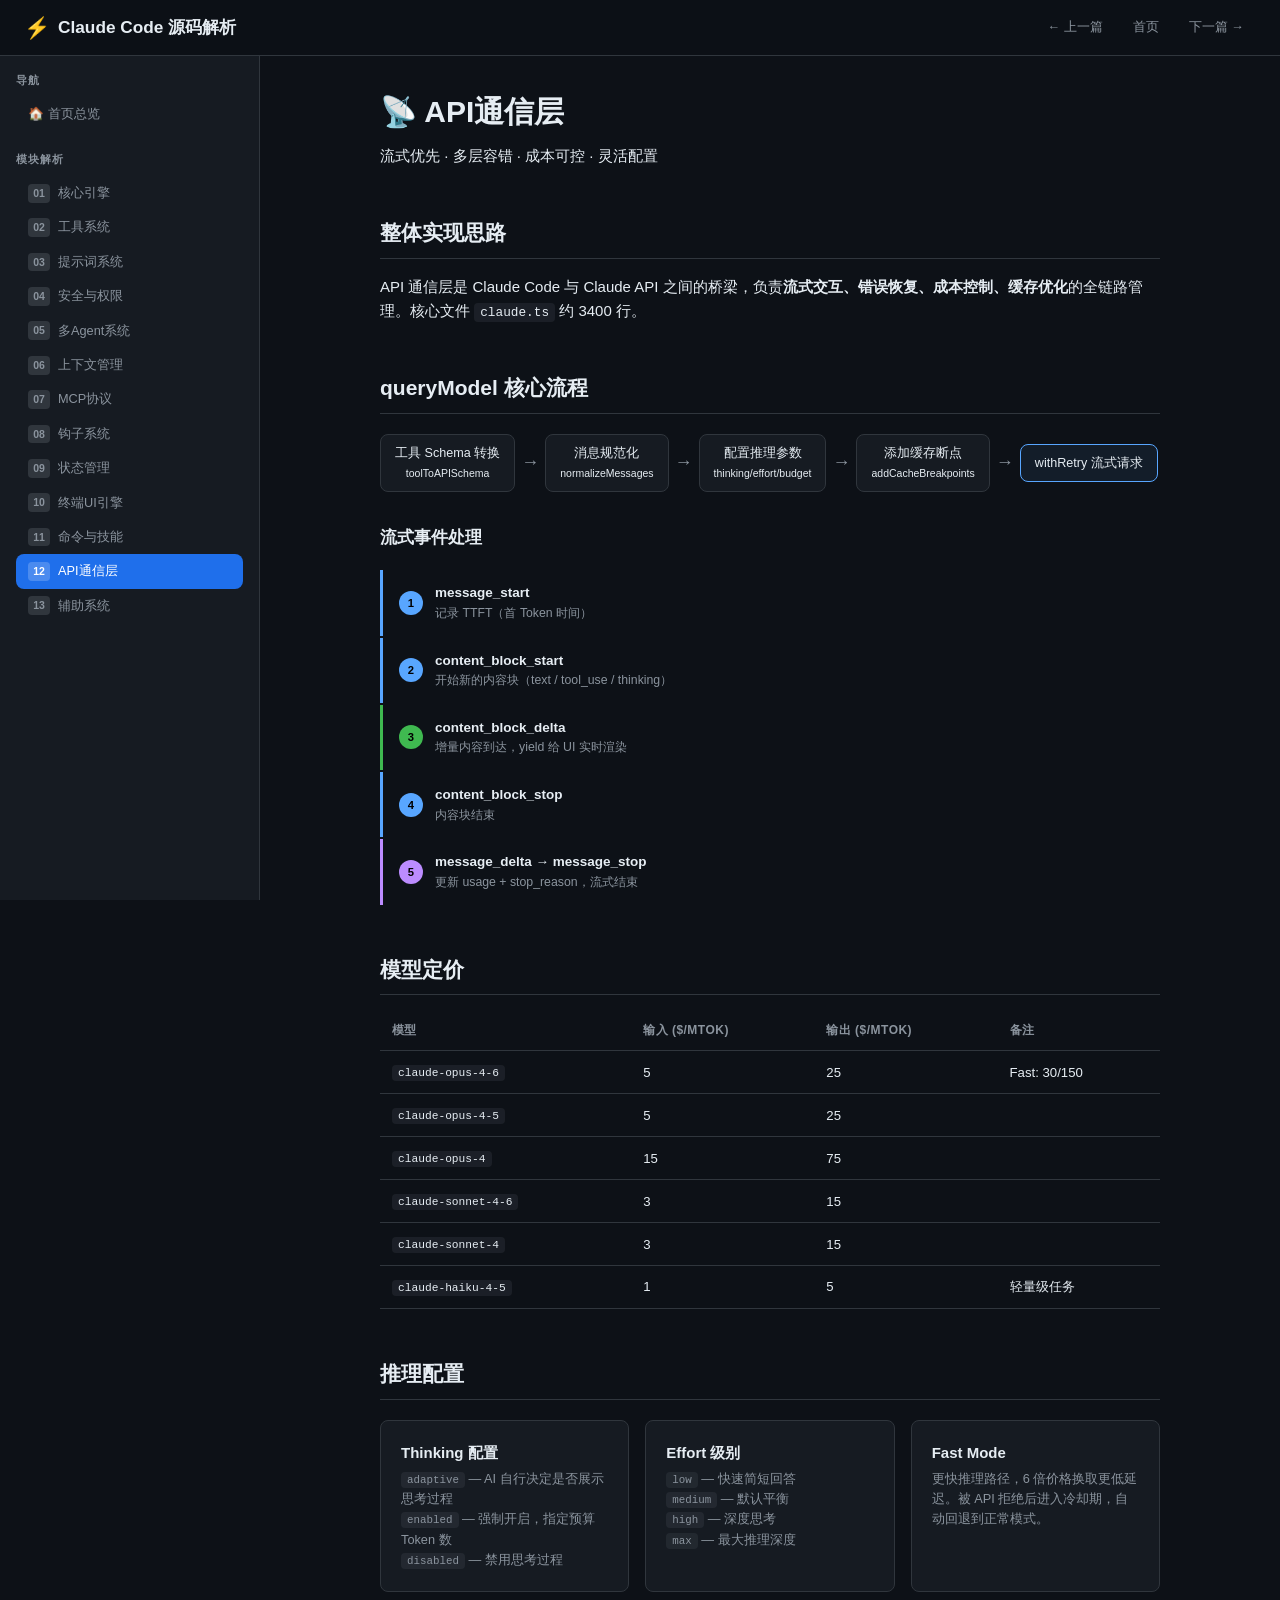
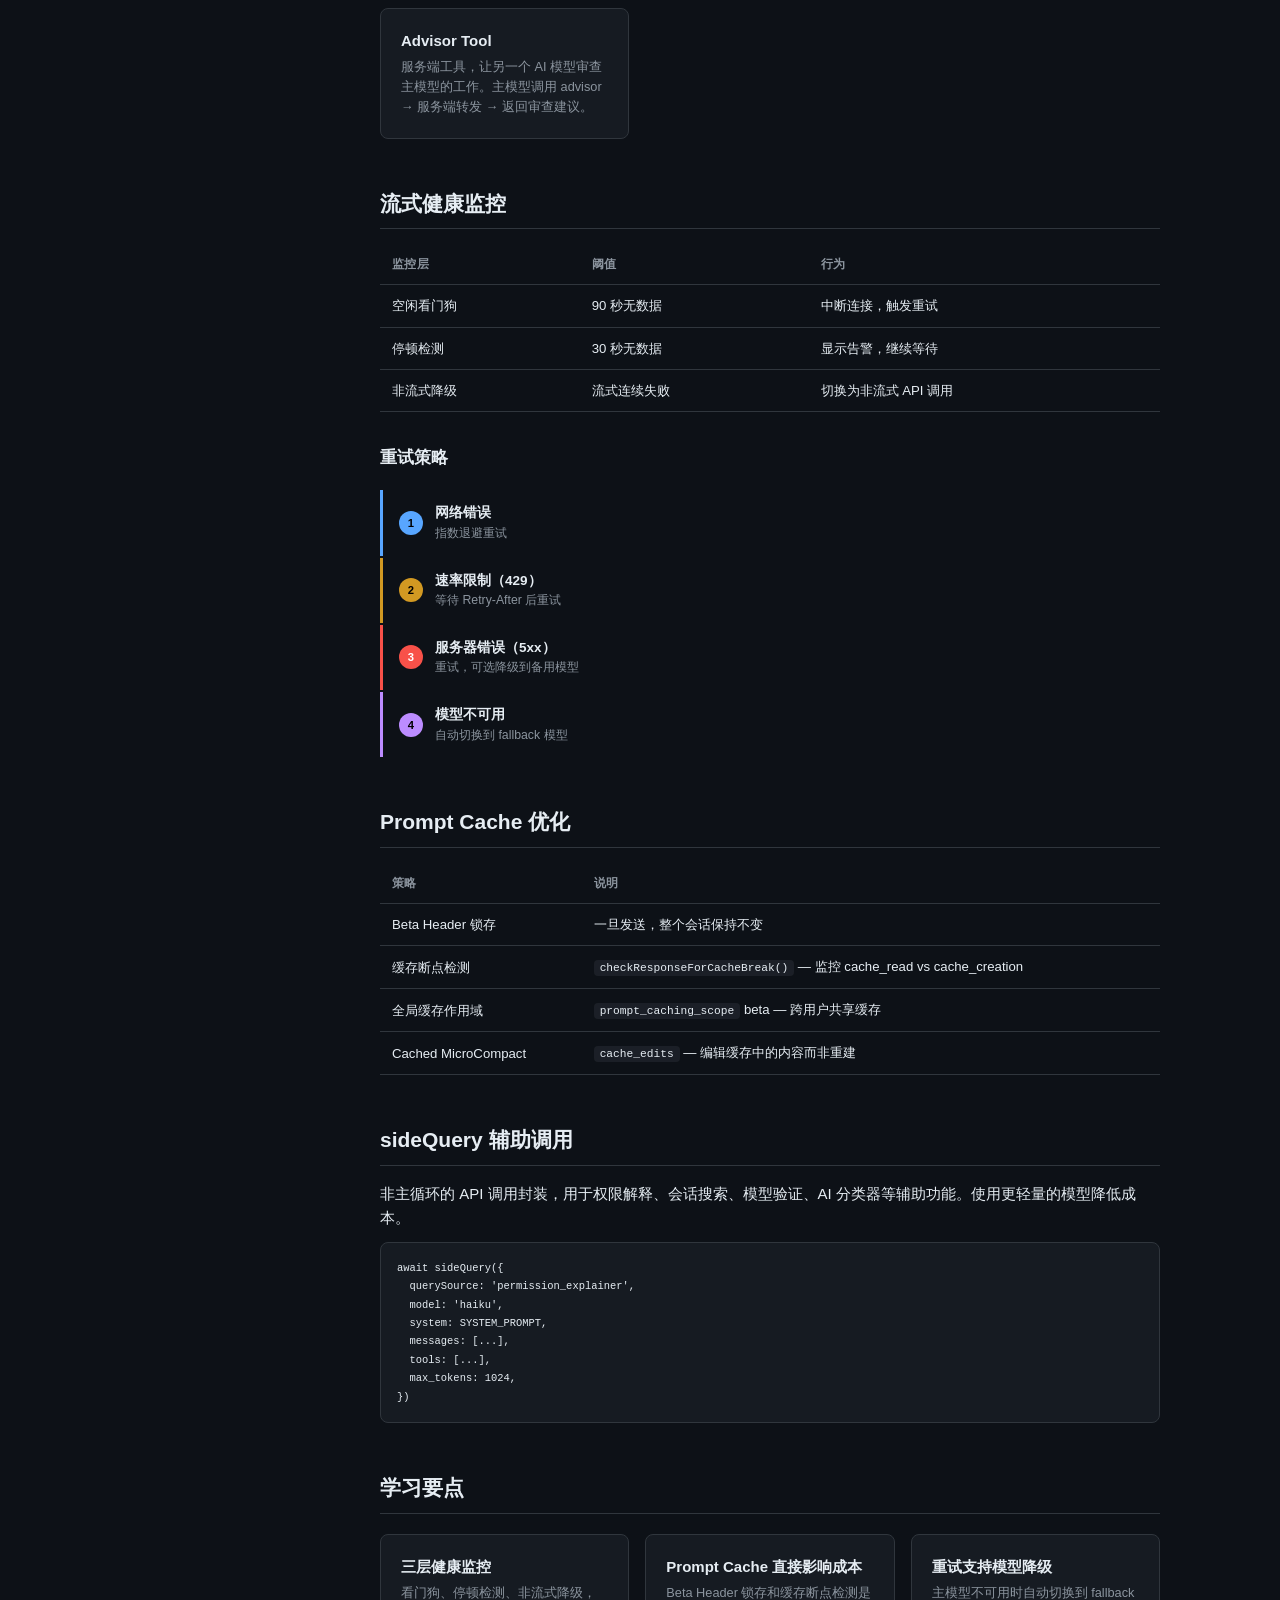
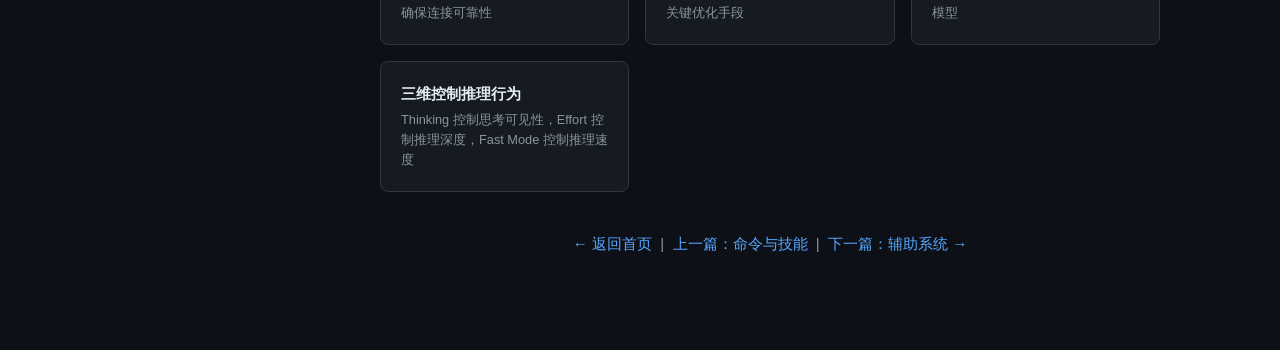
<file: front/pages/12-api.html>
<!DOCTYPE html>
<html lang="zh-CN">
<head>
  <meta charset="UTF-8">
  <meta name="viewport" content="width=device-width, initial-scale=1.0">
  <title>12 API通信层 - Claude Code 源码解析</title>
  <link rel="stylesheet" href="../css/style.css">
</head>
<body>

<header class="header">
  <button class="menu-toggle">☰</button>
  <div class="header-logo"><span class="icon">⚡</span> Claude Code 源码解析</div>
  <nav class="header-nav">
    <a href="11-commands.html">← 上一篇</a>
    <a href="../index.html">首页</a>
    <a href="13-aux.html">下一篇 →</a>
  </nav>
</header>

<nav class="sidebar">
  <div class="sidebar-section">
    <div class="sidebar-title">导航</div>
    <a class="sidebar-link" href="../index.html">🏠 首页总览</a>
  </div>
  <div class="sidebar-section">
    <div class="sidebar-title">模块解析</div>
    <a class="sidebar-link" href="01-core.html"><span class="num">01</span> 核心引擎</a>
    <a class="sidebar-link" href="02-tools.html"><span class="num">02</span> 工具系统</a>
    <a class="sidebar-link" href="03-prompt.html"><span class="num">03</span> 提示词系统</a>
    <a class="sidebar-link" href="04-security.html"><span class="num">04</span> 安全与权限</a>
    <a class="sidebar-link" href="05-agent.html"><span class="num">05</span> 多Agent系统</a>
    <a class="sidebar-link" href="06-context.html"><span class="num">06</span> 上下文管理</a>
    <a class="sidebar-link" href="07-mcp.html"><span class="num">07</span> MCP协议</a>
    <a class="sidebar-link" href="08-hooks.html"><span class="num">08</span> 钩子系统</a>
    <a class="sidebar-link" href="09-state.html"><span class="num">09</span> 状态管理</a>
    <a class="sidebar-link" href="10-ink.html"><span class="num">10</span> 终端UI引擎</a>
    <a class="sidebar-link" href="11-commands.html"><span class="num">11</span> 命令与技能</a>
    <a class="sidebar-link active" href="12-api.html"><span class="num">12</span> API通信层</a>
    <a class="sidebar-link" href="13-aux.html"><span class="num">13</span> 辅助系统</a>
  </div>
</nav>

<div class="main-wrapper"><div class="main">
  <h1>📡 API通信层</h1>
  <p class="subtitle">流式优先 · 多层容错 · 成本可控 · 灵活配置</p>

  <h2>整体实现思路</h2>
  <p>API 通信层是 Claude Code 与 Claude API 之间的桥梁，负责<strong>流式交互、错误恢复、成本控制、缓存优化</strong>的全链路管理。核心文件 <code>claude.ts</code> 约 3400 行。</p>

  <!-- queryModel 流程 -->
  <h2>queryModel 核心流程</h2>
  <div class="flow">
    <div class="flow-step">工具 Schema 转换<br><small>toolToAPISchema</small></div>
    <span class="flow-arrow">→</span>
    <div class="flow-step">消息规范化<br><small>normalizeMessages</small></div>
    <span class="flow-arrow">→</span>
    <div class="flow-step">配置推理参数<br><small>thinking/effort/budget</small></div>
    <span class="flow-arrow">→</span>
    <div class="flow-step">添加缓存断点<br><small>addCacheBreakpoints</small></div>
    <span class="flow-arrow">→</span>
    <div class="flow-step highlight">withRetry 流式请求</div>
  </div>

  <h3>流式事件处理</h3>
  <div class="layers">
    <div class="layer l3">
      <div class="layer-num">1</div>
      <div><div class="layer-title">message_start</div><div class="layer-desc">记录 TTFT（首 Token 时间）</div></div>
    </div>
    <div class="layer l3">
      <div class="layer-num">2</div>
      <div><div class="layer-title">content_block_start</div><div class="layer-desc">开始新的内容块（text / tool_use / thinking）</div></div>
    </div>
    <div class="layer l4">
      <div class="layer-num">3</div>
      <div><div class="layer-title">content_block_delta</div><div class="layer-desc">增量内容到达，yield 给 UI 实时渲染</div></div>
    </div>
    <div class="layer l3">
      <div class="layer-num">4</div>
      <div><div class="layer-title">content_block_stop</div><div class="layer-desc">内容块结束</div></div>
    </div>
    <div class="layer l5">
      <div class="layer-num">5</div>
      <div><div class="layer-title">message_delta → message_stop</div><div class="layer-desc">更新 usage + stop_reason，流式结束</div></div>
    </div>
  </div>

  <!-- 模型定价 -->
  <h2>模型定价</h2>
  <table>
    <thead><tr><th>模型</th><th>输入 ($/Mtok)</th><th>输出 ($/Mtok)</th><th>备注</th></tr></thead>
    <tbody>
      <tr><td><code>claude-opus-4-6</code></td><td>5</td><td>25</td><td>Fast: 30/150</td></tr>
      <tr><td><code>claude-opus-4-5</code></td><td>5</td><td>25</td><td></td></tr>
      <tr><td><code>claude-opus-4</code></td><td>15</td><td>75</td><td></td></tr>
      <tr><td><code>claude-sonnet-4-6</code></td><td>3</td><td>15</td><td></td></tr>
      <tr><td><code>claude-sonnet-4</code></td><td>3</td><td>15</td><td></td></tr>
      <tr><td><code>claude-haiku-4-5</code></td><td>1</td><td>5</td><td>轻量级任务</td></tr>
    </tbody>
  </table>

  <!-- Thinking / Effort / FastMode / Advisor -->
  <h2>推理配置</h2>
  <div class="card-grid">
    <div class="card">
      <div class="card-title">Thinking 配置</div>
      <div class="card-desc">
        <code>adaptive</code> — AI 自行决定是否展示思考过程<br>
        <code>enabled</code> — 强制开启，指定预算 Token 数<br>
        <code>disabled</code> — 禁用思考过程
      </div>
    </div>
    <div class="card">
      <div class="card-title">Effort 级别</div>
      <div class="card-desc">
        <code>low</code> — 快速简短回答<br>
        <code>medium</code> — 默认平衡<br>
        <code>high</code> — 深度思考<br>
        <code>max</code> — 最大推理深度
      </div>
    </div>
    <div class="card">
      <div class="card-title">Fast Mode</div>
      <div class="card-desc">更快推理路径，6 倍价格换取更低延迟。被 API 拒绝后进入冷却期，自动回退到正常模式。</div>
    </div>
    <div class="card">
      <div class="card-title">Advisor Tool</div>
      <div class="card-desc">服务端工具，让另一个 AI 模型审查主模型的工作。主模型调用 advisor → 服务端转发 → 返回审查建议。</div>
    </div>
  </div>

  <!-- 流式健康监控 -->
  <h2>流式健康监控</h2>
  <table>
    <thead><tr><th>监控层</th><th>阈值</th><th>行为</th></tr></thead>
    <tbody>
      <tr><td>空闲看门狗</td><td>90 秒无数据</td><td>中断连接，触发重试</td></tr>
      <tr><td>停顿检测</td><td>30 秒无数据</td><td>显示告警，继续等待</td></tr>
      <tr><td>非流式降级</td><td>流式连续失败</td><td>切换为非流式 API 调用</td></tr>
    </tbody>
  </table>

  <h3>重试策略</h3>
  <div class="layers">
    <div class="layer l3">
      <div class="layer-num">1</div>
      <div><div class="layer-title">网络错误</div><div class="layer-desc">指数退避重试</div></div>
    </div>
    <div class="layer l2">
      <div class="layer-num">2</div>
      <div><div class="layer-title">速率限制（429）</div><div class="layer-desc">等待 Retry-After 后重试</div></div>
    </div>
    <div class="layer l1">
      <div class="layer-num">3</div>
      <div><div class="layer-title">服务器错误（5xx）</div><div class="layer-desc">重试，可选降级到备用模型</div></div>
    </div>
    <div class="layer l5">
      <div class="layer-num">4</div>
      <div><div class="layer-title">模型不可用</div><div class="layer-desc">自动切换到 fallback 模型</div></div>
    </div>
  </div>

  <!-- Prompt Cache 优化 -->
  <h2>Prompt Cache 优化</h2>
  <table>
    <thead><tr><th>策略</th><th>说明</th></tr></thead>
    <tbody>
      <tr><td>Beta Header 锁存</td><td>一旦发送，整个会话保持不变</td></tr>
      <tr><td>缓存断点检测</td><td><code>checkResponseForCacheBreak()</code> — 监控 cache_read vs cache_creation</td></tr>
      <tr><td>全局缓存作用域</td><td><code>prompt_caching_scope</code> beta — 跨用户共享缓存</td></tr>
      <tr><td>Cached MicroCompact</td><td><code>cache_edits</code> — 编辑缓存中的内容而非重建</td></tr>
    </tbody>
  </table>

  <!-- sideQuery -->
  <h2>sideQuery 辅助调用</h2>
  <p>非主循环的 API 调用封装，用于权限解释、会话搜索、模型验证、AI 分类器等辅助功能。使用更轻量的模型降低成本。</p>
  <pre><code>await sideQuery({
  querySource: 'permission_explainer',
  model: 'haiku',
  system: SYSTEM_PROMPT,
  messages: [...],
  tools: [...],
  max_tokens: 1024,
})</code></pre>

  <!-- 学习要点 -->
  <h2>学习要点</h2>
  <div class="card-grid">
    <div class="card">
      <div class="card-title">三层健康监控</div>
      <div class="card-desc">看门狗、停顿检测、非流式降级，确保连接可靠性</div>
    </div>
    <div class="card">
      <div class="card-title">Prompt Cache 直接影响成本</div>
      <div class="card-desc">Beta Header 锁存和缓存断点检测是关键优化手段</div>
    </div>
    <div class="card">
      <div class="card-title">重试支持模型降级</div>
      <div class="card-desc">主模型不可用时自动切换到 fallback 模型</div>
    </div>
    <div class="card">
      <div class="card-title">三维控制推理行为</div>
      <div class="card-desc">Thinking 控制思考可见性，Effort 控制推理深度，Fast Mode 控制推理速度</div>
    </div>
  </div>

  <p style="margin-top:40px;text-align:center;color:var(--text-dim)">
    <a href="../index.html">← 返回首页</a> &nbsp;|&nbsp;
    <a href="11-commands.html">上一篇：命令与技能</a> &nbsp;|&nbsp;
    <a href="13-aux.html">下一篇：辅助系统 →</a>
  </p>
</div>

</div><script src="../js/main.js"></script>
</body>
</html>
</file>
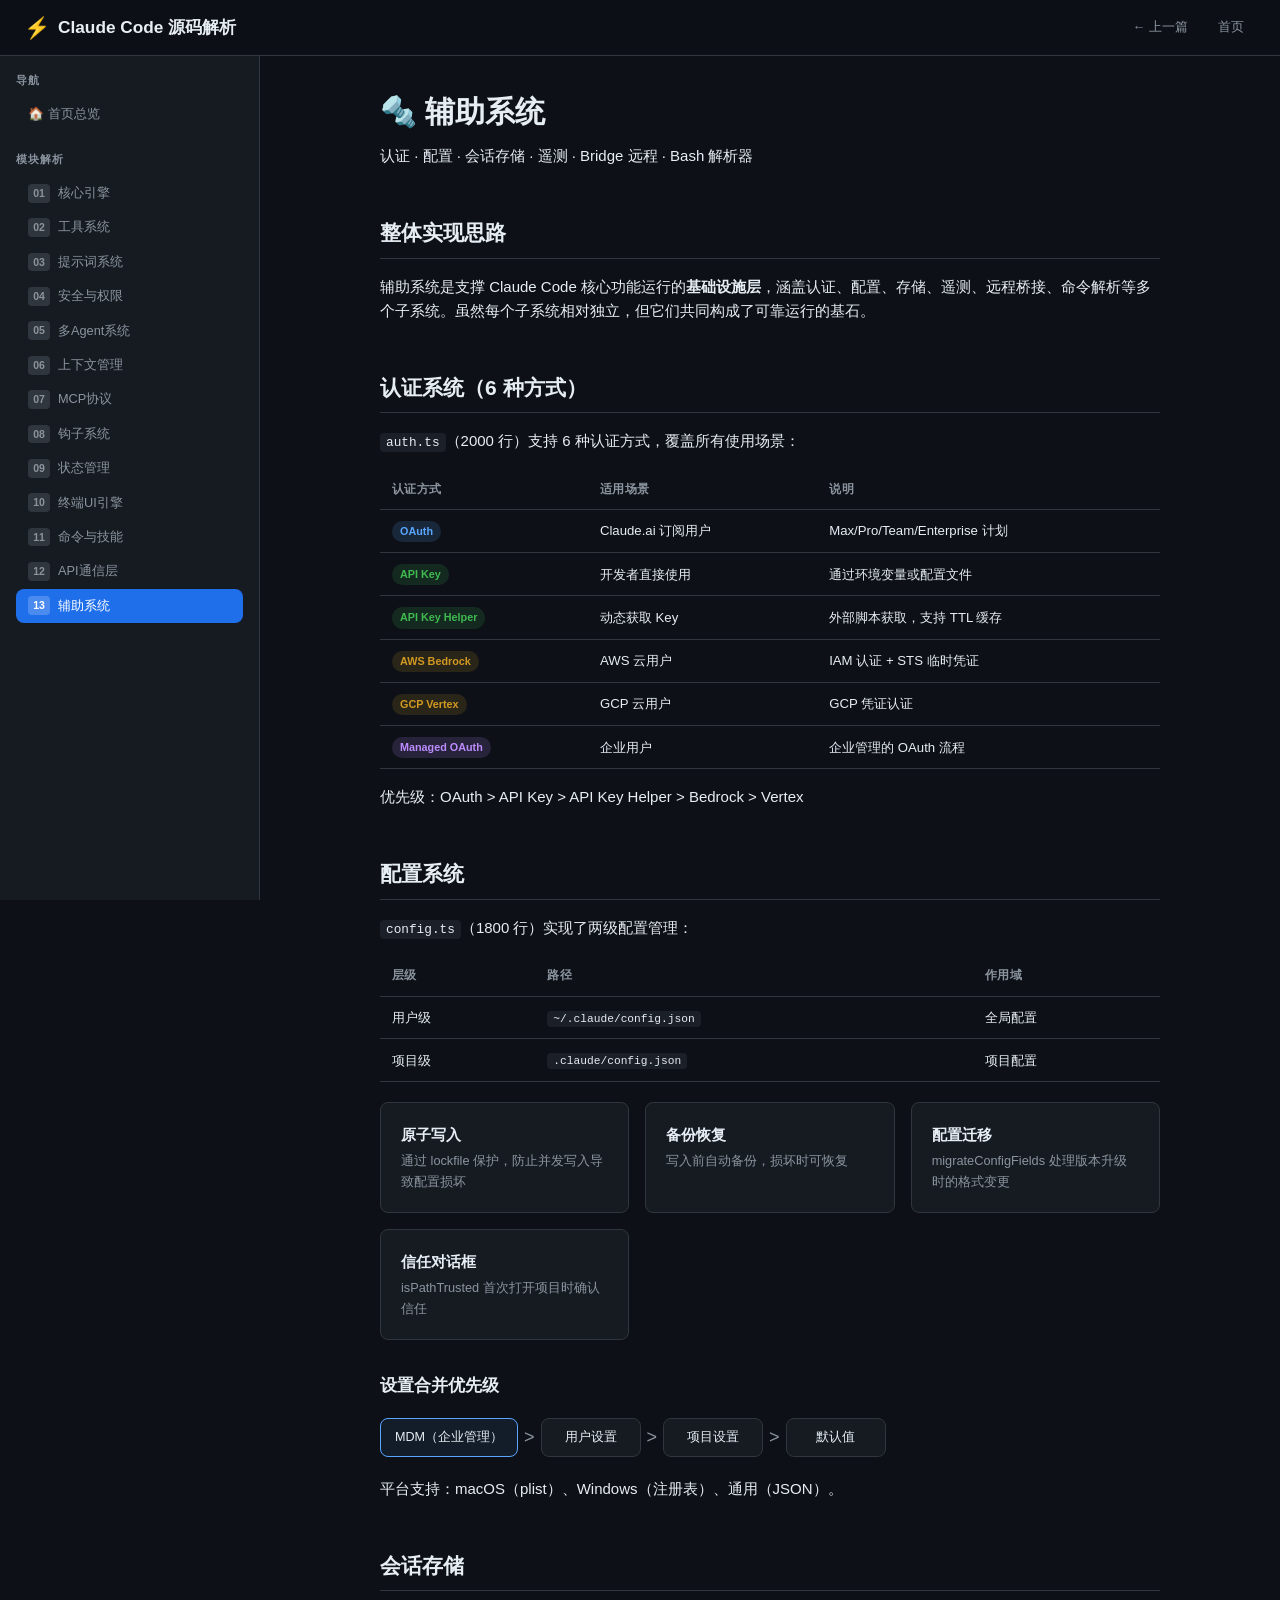
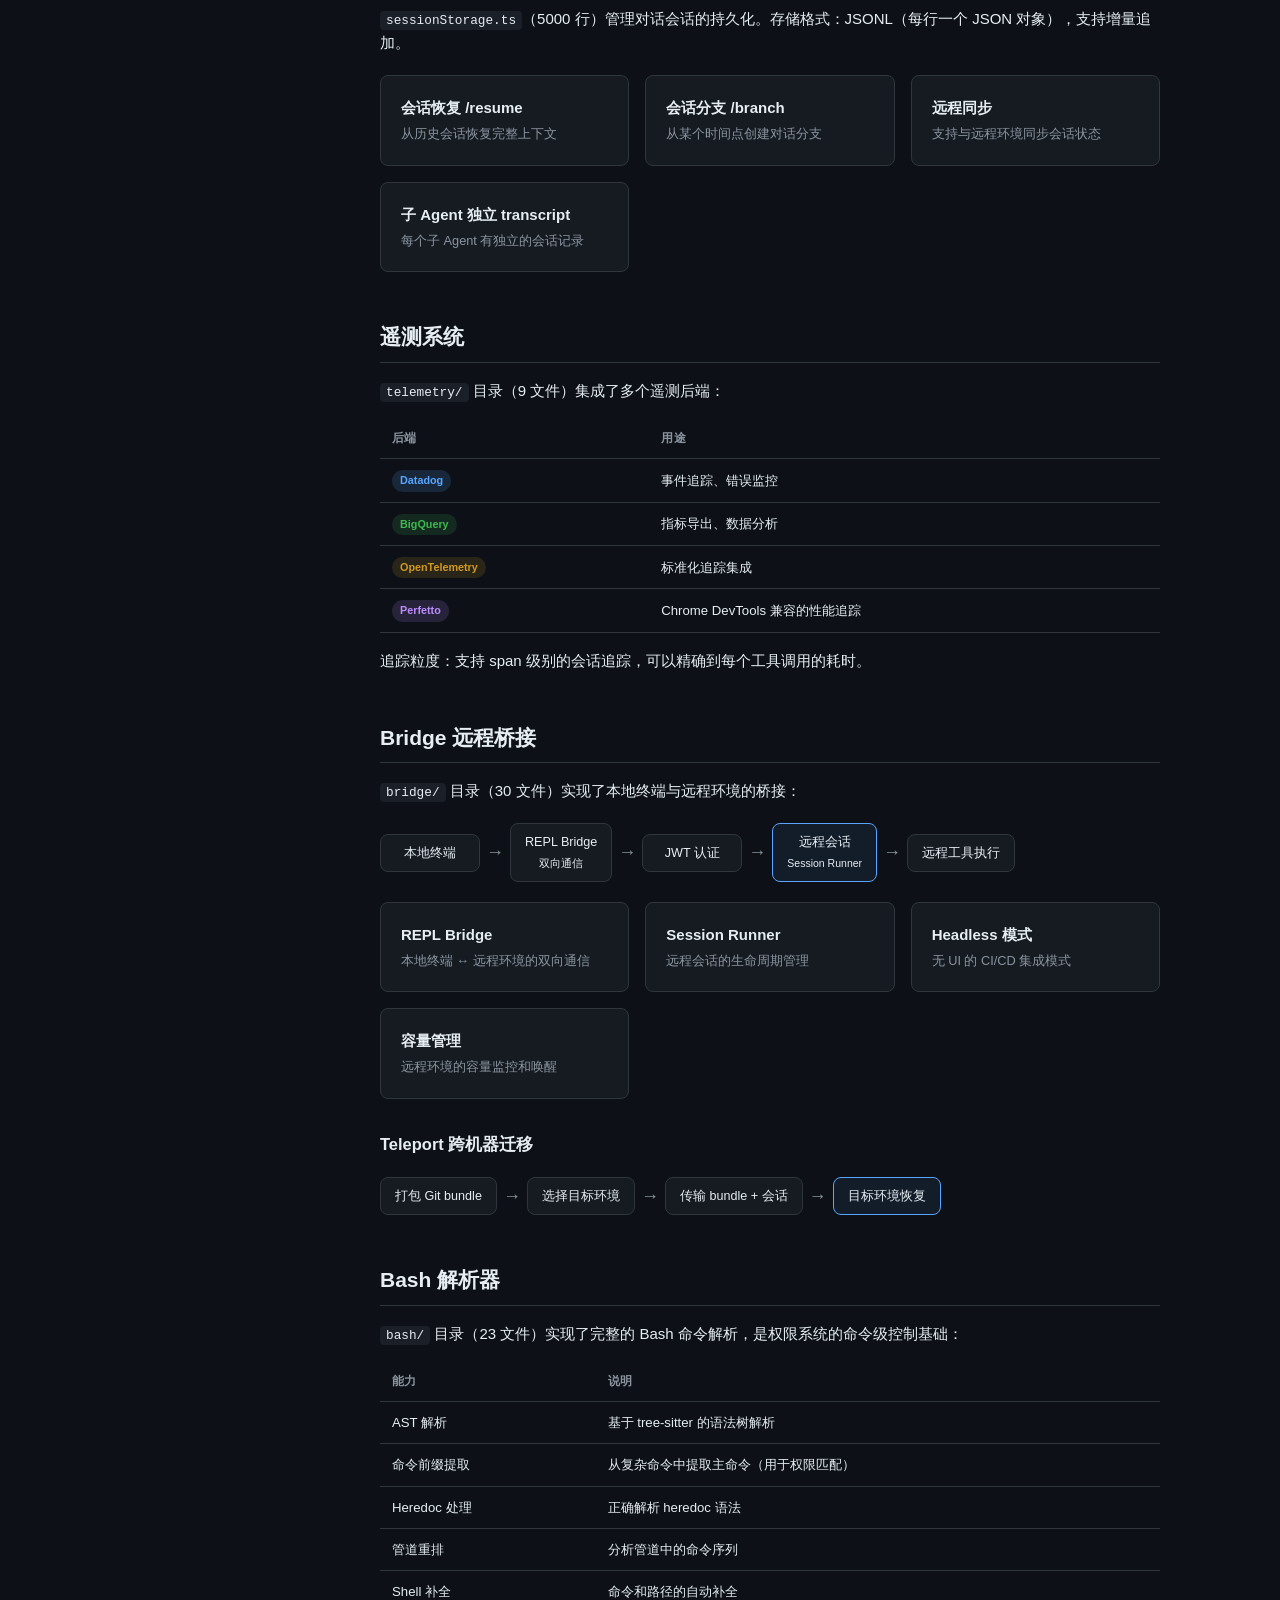
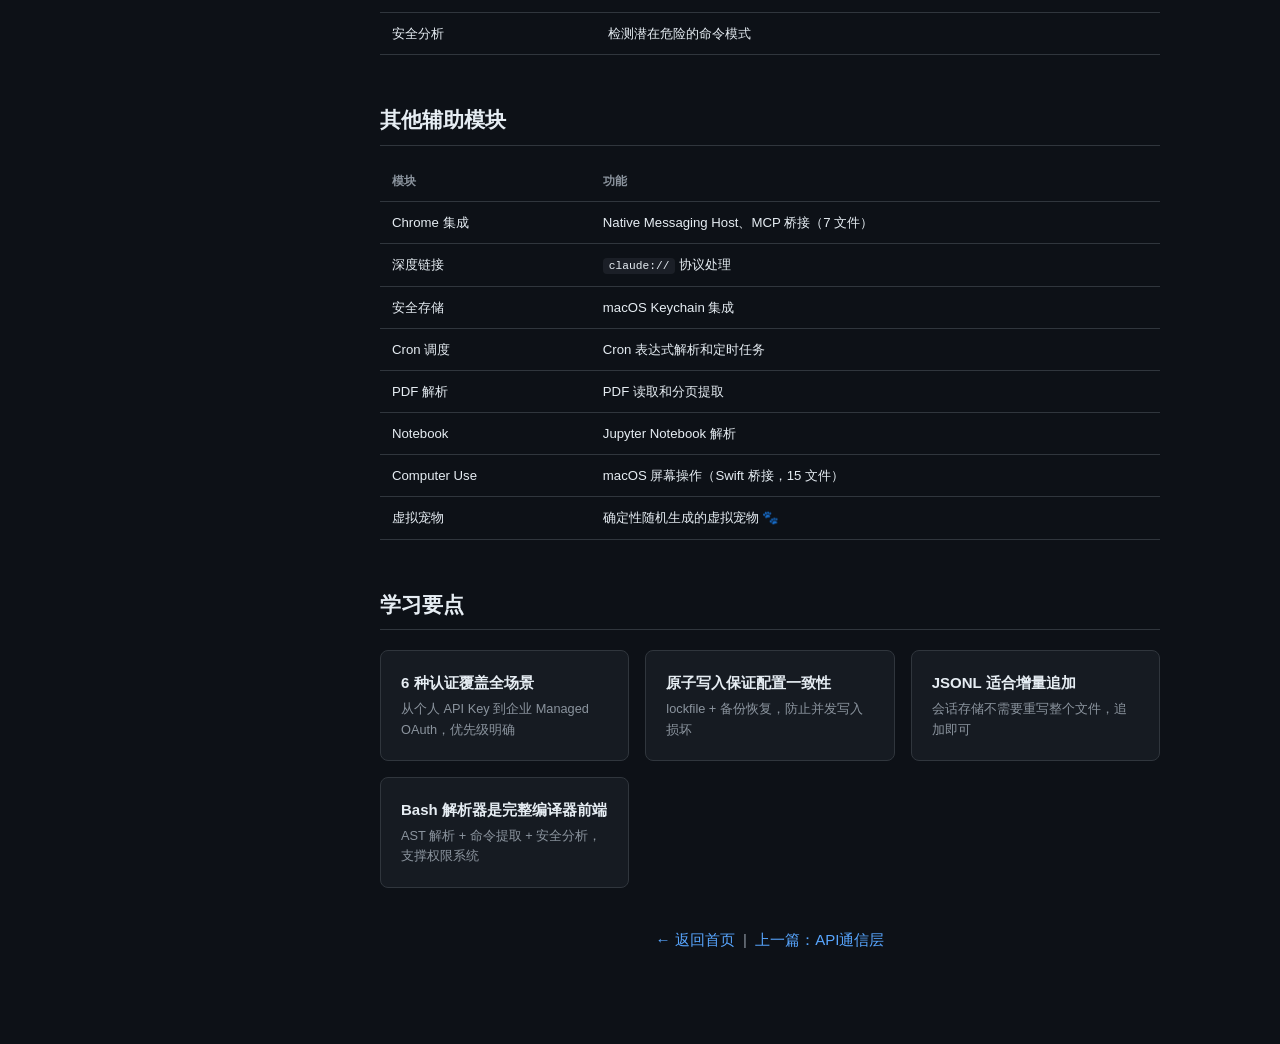
<file: front/pages/13-aux.html>
<!DOCTYPE html>
<html lang="zh-CN">
<head>
  <meta charset="UTF-8">
  <meta name="viewport" content="width=device-width, initial-scale=1.0">
  <title>13 辅助系统 - Claude Code 源码解析</title>
  <link rel="stylesheet" href="../css/style.css">
</head>
<body>

<header class="header">
  <button class="menu-toggle">☰</button>
  <div class="header-logo"><span class="icon">⚡</span> Claude Code 源码解析</div>
  <nav class="header-nav">
    <a href="12-api.html">← 上一篇</a>
    <a href="../index.html">首页</a>
  </nav>
</header>

<nav class="sidebar">
  <div class="sidebar-section">
    <div class="sidebar-title">导航</div>
    <a class="sidebar-link" href="../index.html">🏠 首页总览</a>
  </div>
  <div class="sidebar-section">
    <div class="sidebar-title">模块解析</div>
    <a class="sidebar-link" href="01-core.html"><span class="num">01</span> 核心引擎</a>
    <a class="sidebar-link" href="02-tools.html"><span class="num">02</span> 工具系统</a>
    <a class="sidebar-link" href="03-prompt.html"><span class="num">03</span> 提示词系统</a>
    <a class="sidebar-link" href="04-security.html"><span class="num">04</span> 安全与权限</a>
    <a class="sidebar-link" href="05-agent.html"><span class="num">05</span> 多Agent系统</a>
    <a class="sidebar-link" href="06-context.html"><span class="num">06</span> 上下文管理</a>
    <a class="sidebar-link" href="07-mcp.html"><span class="num">07</span> MCP协议</a>
    <a class="sidebar-link" href="08-hooks.html"><span class="num">08</span> 钩子系统</a>
    <a class="sidebar-link" href="09-state.html"><span class="num">09</span> 状态管理</a>
    <a class="sidebar-link" href="10-ink.html"><span class="num">10</span> 终端UI引擎</a>
    <a class="sidebar-link" href="11-commands.html"><span class="num">11</span> 命令与技能</a>
    <a class="sidebar-link" href="12-api.html"><span class="num">12</span> API通信层</a>
    <a class="sidebar-link active" href="13-aux.html"><span class="num">13</span> 辅助系统</a>
  </div>
</nav>

<div class="main-wrapper"><div class="main">
  <h1>🔩 辅助系统</h1>
  <p class="subtitle">认证 · 配置 · 会话存储 · 遥测 · Bridge 远程 · Bash 解析器</p>

  <h2>整体实现思路</h2>
  <p>辅助系统是支撑 Claude Code 核心功能运行的<strong>基础设施层</strong>，涵盖认证、配置、存储、遥测、远程桥接、命令解析等多个子系统。虽然每个子系统相对独立，但它们共同构成了可靠运行的基石。</p>

  <!-- 认证系统 -->
  <h2>认证系统（6 种方式）</h2>
  <p><code>auth.ts</code>（2000 行）支持 6 种认证方式，覆盖所有使用场景：</p>
  <table>
    <thead><tr><th>认证方式</th><th>适用场景</th><th>说明</th></tr></thead>
    <tbody>
      <tr><td><span class="tag tag-blue">OAuth</span></td><td>Claude.ai 订阅用户</td><td>Max/Pro/Team/Enterprise 计划</td></tr>
      <tr><td><span class="tag tag-green">API Key</span></td><td>开发者直接使用</td><td>通过环境变量或配置文件</td></tr>
      <tr><td><span class="tag tag-green">API Key Helper</span></td><td>动态获取 Key</td><td>外部脚本获取，支持 TTL 缓存</td></tr>
      <tr><td><span class="tag tag-orange">AWS Bedrock</span></td><td>AWS 云用户</td><td>IAM 认证 + STS 临时凭证</td></tr>
      <tr><td><span class="tag tag-orange">GCP Vertex</span></td><td>GCP 云用户</td><td>GCP 凭证认证</td></tr>
      <tr><td><span class="tag tag-purple">Managed OAuth</span></td><td>企业用户</td><td>企业管理的 OAuth 流程</td></tr>
    </tbody>
  </table>
  <p>优先级：OAuth &gt; API Key &gt; API Key Helper &gt; Bedrock &gt; Vertex</p>

  <!-- 配置系统 -->
  <h2>配置系统</h2>
  <p><code>config.ts</code>（1800 行）实现了两级配置管理：</p>
  <table>
    <thead><tr><th>层级</th><th>路径</th><th>作用域</th></tr></thead>
    <tbody>
      <tr><td>用户级</td><td><code>~/.claude/config.json</code></td><td>全局配置</td></tr>
      <tr><td>项目级</td><td><code>.claude/config.json</code></td><td>项目配置</td></tr>
    </tbody>
  </table>

  <div class="card-grid">
    <div class="card">
      <div class="card-title">原子写入</div>
      <div class="card-desc">通过 lockfile 保护，防止并发写入导致配置损坏</div>
    </div>
    <div class="card">
      <div class="card-title">备份恢复</div>
      <div class="card-desc">写入前自动备份，损坏时可恢复</div>
    </div>
    <div class="card">
      <div class="card-title">配置迁移</div>
      <div class="card-desc">migrateConfigFields 处理版本升级时的格式变更</div>
    </div>
    <div class="card">
      <div class="card-title">信任对话框</div>
      <div class="card-desc">isPathTrusted 首次打开项目时确认信任</div>
    </div>
  </div>

  <h3>设置合并优先级</h3>
  <div class="flow">
    <div class="flow-step highlight">MDM（企业管理）</div>
    <span class="flow-arrow">&gt;</span>
    <div class="flow-step">用户设置</div>
    <span class="flow-arrow">&gt;</span>
    <div class="flow-step">项目设置</div>
    <span class="flow-arrow">&gt;</span>
    <div class="flow-step">默认值</div>
  </div>
  <p>平台支持：macOS（plist）、Windows（注册表）、通用（JSON）。</p>

  <!-- 会话存储 -->
  <h2>会话存储</h2>
  <p><code>sessionStorage.ts</code>（5000 行）管理对话会话的持久化。存储格式：JSONL（每行一个 JSON 对象），支持增量追加。</p>
  <div class="card-grid">
    <div class="card">
      <div class="card-title">会话恢复 /resume</div>
      <div class="card-desc">从历史会话恢复完整上下文</div>
    </div>
    <div class="card">
      <div class="card-title">会话分支 /branch</div>
      <div class="card-desc">从某个时间点创建对话分支</div>
    </div>
    <div class="card">
      <div class="card-title">远程同步</div>
      <div class="card-desc">支持与远程环境同步会话状态</div>
    </div>
    <div class="card">
      <div class="card-title">子 Agent 独立 transcript</div>
      <div class="card-desc">每个子 Agent 有独立的会话记录</div>
    </div>
  </div>

  <!-- 遥测系统 -->
  <h2>遥测系统</h2>
  <p><code>telemetry/</code> 目录（9 文件）集成了多个遥测后端：</p>
  <table>
    <thead><tr><th>后端</th><th>用途</th></tr></thead>
    <tbody>
      <tr><td><span class="tag tag-blue">Datadog</span></td><td>事件追踪、错误监控</td></tr>
      <tr><td><span class="tag tag-green">BigQuery</span></td><td>指标导出、数据分析</td></tr>
      <tr><td><span class="tag tag-orange">OpenTelemetry</span></td><td>标准化追踪集成</td></tr>
      <tr><td><span class="tag tag-purple">Perfetto</span></td><td>Chrome DevTools 兼容的性能追踪</td></tr>
    </tbody>
  </table>
  <p>追踪粒度：支持 span 级别的会话追踪，可以精确到每个工具调用的耗时。</p>

  <!-- Bridge 远程桥接 -->
  <h2>Bridge 远程桥接</h2>
  <p><code>bridge/</code> 目录（30 文件）实现了本地终端与远程环境的桥接：</p>
  <div class="flow">
    <div class="flow-step">本地终端</div>
    <span class="flow-arrow">→</span>
    <div class="flow-step">REPL Bridge<br><small>双向通信</small></div>
    <span class="flow-arrow">→</span>
    <div class="flow-step">JWT 认证</div>
    <span class="flow-arrow">→</span>
    <div class="flow-step highlight">远程会话<br><small>Session Runner</small></div>
    <span class="flow-arrow">→</span>
    <div class="flow-step">远程工具执行</div>
  </div>

  <div class="card-grid">
    <div class="card">
      <div class="card-title">REPL Bridge</div>
      <div class="card-desc">本地终端 ↔ 远程环境的双向通信</div>
    </div>
    <div class="card">
      <div class="card-title">Session Runner</div>
      <div class="card-desc">远程会话的生命周期管理</div>
    </div>
    <div class="card">
      <div class="card-title">Headless 模式</div>
      <div class="card-desc">无 UI 的 CI/CD 集成模式</div>
    </div>
    <div class="card">
      <div class="card-title">容量管理</div>
      <div class="card-desc">远程环境的容量监控和唤醒</div>
    </div>
  </div>

  <!-- Teleport -->
  <h3>Teleport 跨机器迁移</h3>
  <div class="flow">
    <div class="flow-step">打包 Git bundle</div>
    <span class="flow-arrow">→</span>
    <div class="flow-step">选择目标环境</div>
    <span class="flow-arrow">→</span>
    <div class="flow-step">传输 bundle + 会话</div>
    <span class="flow-arrow">→</span>
    <div class="flow-step highlight">目标环境恢复</div>
  </div>

  <!-- Bash 解析器 -->
  <h2>Bash 解析器</h2>
  <p><code>bash/</code> 目录（23 文件）实现了完整的 Bash 命令解析，是权限系统的命令级控制基础：</p>
  <table>
    <thead><tr><th>能力</th><th>说明</th></tr></thead>
    <tbody>
      <tr><td>AST 解析</td><td>基于 tree-sitter 的语法树解析</td></tr>
      <tr><td>命令前缀提取</td><td>从复杂命令中提取主命令（用于权限匹配）</td></tr>
      <tr><td>Heredoc 处理</td><td>正确解析 heredoc 语法</td></tr>
      <tr><td>管道重排</td><td>分析管道中的命令序列</td></tr>
      <tr><td>Shell 补全</td><td>命令和路径的自动补全</td></tr>
      <tr><td>安全分析</td><td>检测潜在危险的命令模式</td></tr>
    </tbody>
  </table>

  <!-- 其他辅助模块 -->
  <h2>其他辅助模块</h2>
  <table>
    <thead><tr><th>模块</th><th>功能</th></tr></thead>
    <tbody>
      <tr><td>Chrome 集成</td><td>Native Messaging Host、MCP 桥接（7 文件）</td></tr>
      <tr><td>深度链接</td><td><code>claude://</code> 协议处理</td></tr>
      <tr><td>安全存储</td><td>macOS Keychain 集成</td></tr>
      <tr><td>Cron 调度</td><td>Cron 表达式解析和定时任务</td></tr>
      <tr><td>PDF 解析</td><td>PDF 读取和分页提取</td></tr>
      <tr><td>Notebook</td><td>Jupyter Notebook 解析</td></tr>
      <tr><td>Computer Use</td><td>macOS 屏幕操作（Swift 桥接，15 文件）</td></tr>
      <tr><td>虚拟宠物</td><td>确定性随机生成的虚拟宠物 🐾</td></tr>
    </tbody>
  </table>

  <!-- 学习要点 -->
  <h2>学习要点</h2>
  <div class="card-grid">
    <div class="card">
      <div class="card-title">6 种认证覆盖全场景</div>
      <div class="card-desc">从个人 API Key 到企业 Managed OAuth，优先级明确</div>
    </div>
    <div class="card">
      <div class="card-title">原子写入保证配置一致性</div>
      <div class="card-desc">lockfile + 备份恢复，防止并发写入损坏</div>
    </div>
    <div class="card">
      <div class="card-title">JSONL 适合增量追加</div>
      <div class="card-desc">会话存储不需要重写整个文件，追加即可</div>
    </div>
    <div class="card">
      <div class="card-title">Bash 解析器是完整编译器前端</div>
      <div class="card-desc">AST 解析 + 命令提取 + 安全分析，支撑权限系统</div>
    </div>
  </div>

  <p style="margin-top:40px;text-align:center;color:var(--text-dim)">
    <a href="../index.html">← 返回首页</a> &nbsp;|&nbsp;
    <a href="12-api.html">上一篇：API通信层</a>
  </p>
</div>

</div><script src="../js/main.js"></script>
</body>
</html>
</file>
<file: front/css/style.css>
/* ===== Reset & Base ===== */
*, *::before, *::after { box-sizing: border-box; margin: 0; padding: 0; }

:root {
  --bg: #0d1117;
  --bg-card: #161b22;
  --bg-hover: #1c2333;
  --border: #30363d;
  --text: #e6edf3;
  --text-dim: #8b949e;
  --accent: #58a6ff;
  --accent-dim: #1f6feb;
  --green: #3fb950;
  --orange: #d29922;
  --red: #f85149;
  --purple: #bc8cff;
  --radius: 8px;
  --sidebar-w: 260px;
  --header-h: 56px;
  --font: -apple-system, BlinkMacSystemFont, 'Segoe UI', Helvetica, Arial, sans-serif;
  --font-mono: 'SFMono-Regular', Consolas, 'Liberation Mono', Menlo, monospace;
}

html { font-size: 15px; scroll-behavior: smooth; }
body {
  font-family: var(--font);
  background: var(--bg);
  color: var(--text);
  line-height: 1.6;
  min-height: 100vh;
}

a { color: var(--accent); text-decoration: none; }
a:hover { text-decoration: underline; }

/* ===== Header ===== */
.header {
  position: fixed; top: 0; left: 0; right: 0; z-index: 100;
  height: var(--header-h);
  background: rgba(13,17,23,.85);
  backdrop-filter: blur(12px);
  border-bottom: 1px solid var(--border);
  display: flex; align-items: center; padding: 0 24px;
  gap: 16px;
}
.header-logo {
  font-size: 1.15rem; font-weight: 700; color: var(--text);
  display: flex; align-items: center; gap: 8px;
}
.header-logo .icon { font-size: 1.4rem; }
.header-nav { display: flex; gap: 6px; margin-left: auto; }
.header-nav a {
  padding: 6px 12px; border-radius: var(--radius);
  font-size: .85rem; color: var(--text-dim); transition: .2s;
}
.header-nav a:hover, .header-nav a.active {
  background: var(--bg-hover); color: var(--text); text-decoration: none;
}
.menu-toggle {
  display: none; background: none; border: none; color: var(--text);
  font-size: 1.4rem; cursor: pointer;
}

/* ===== Sidebar ===== */
.sidebar {
  position: fixed; top: var(--header-h); left: 0; bottom: 0;
  width: var(--sidebar-w); overflow-y: auto;
  background: var(--bg-card); border-right: 1px solid var(--border);
  padding: 16px 0; z-index: 90;
  transition: transform .3s;
  scrollbar-width: thin;
  scrollbar-color: var(--border) transparent;
}
.sidebar-section { padding: 0 16px; margin-bottom: 20px; }
.sidebar-title {
  font-size: .7rem; font-weight: 600; text-transform: uppercase;
  letter-spacing: .08em; color: var(--text-dim); margin-bottom: 8px;
}
.sidebar-link {
  display: flex; align-items: center; gap: 8px;
  padding: 7px 12px; border-radius: var(--radius);
  font-size: .85rem; color: var(--text-dim); transition: .15s;
}
.sidebar-link:hover { background: var(--bg-hover); color: var(--text); text-decoration: none; }
.sidebar-link.active { background: var(--accent-dim); color: #fff; }
.sidebar-link .num {
  font-size: .7rem; font-weight: 700; min-width: 22px;
  text-align: center; background: var(--border); border-radius: 4px;
  padding: 1px 4px; color: var(--text-dim);
}
.sidebar-link.active .num { background: rgba(255,255,255,.2); color: #fff; }

/* ===== Main Content ===== */
.main-wrapper {
  margin-left: var(--sidebar-w);
  margin-top: var(--header-h);
  display: flex;
  justify-content: center;
  min-height: calc(100vh - var(--header-h));
}
.main {
  width: 100%;
  max-width: 860px;
  padding: 32px 40px 80px;
}

/* ===== Typography ===== */
.main h1 { font-size: 2rem; font-weight: 700; margin-bottom: 8px; }
.main h2 {
  font-size: 1.4rem; font-weight: 600; margin-top: 48px; margin-bottom: 16px;
  padding-bottom: 8px; border-bottom: 1px solid var(--border);
}
.main h3 { font-size: 1.1rem; font-weight: 600; margin-top: 32px; margin-bottom: 12px; }
.main p { margin-bottom: 12px; color: var(--text); }
.subtitle { color: var(--text-dim); font-size: 1rem; margin-bottom: 32px; }

/* ===== Cards ===== */
.card-grid {
  display: grid; grid-template-columns: repeat(auto-fill, minmax(240px, 1fr));
  gap: 16px; margin: 20px 0;
}
.card {
  background: var(--bg-card); border: 1px solid var(--border);
  border-radius: var(--radius); padding: 20px;
  transition: .2s; cursor: default;
}
.card:hover { border-color: var(--accent-dim); transform: translateY(-2px); }
.card-icon { font-size: 1.6rem; margin-bottom: 8px; }
.card-title { font-weight: 600; margin-bottom: 4px; }
.card-desc { font-size: .85rem; color: var(--text-dim); }
a.card { cursor: pointer; }
a.card:hover { text-decoration: none; }

/* ===== Tags ===== */
.tag {
  display: inline-block; padding: 2px 8px; border-radius: 12px;
  font-size: .72rem; font-weight: 600;
}
.tag-blue { background: rgba(88,166,255,.15); color: var(--accent); }
.tag-green { background: rgba(63,185,80,.15); color: var(--green); }
.tag-orange { background: rgba(210,153,34,.15); color: var(--orange); }
.tag-red { background: rgba(248,81,73,.15); color: var(--red); }
.tag-purple { background: rgba(188,140,255,.15); color: var(--purple); }

/* ===== Code ===== */
code {
  font-family: var(--font-mono); font-size: .85em;
  background: rgba(110,118,129,.15); padding: 2px 6px;
  border-radius: 4px;
}
pre {
  background: var(--bg-card); border: 1px solid var(--border);
  border-radius: var(--radius); padding: 16px; overflow-x: auto;
  margin: 12px 0; font-size: .82rem; line-height: 1.5;
}
pre code { background: none; padding: 0; }

/* ===== Tables ===== */
table { width: 100%; border-collapse: collapse; margin: 16px 0; font-size: .88rem; }
th, td {
  text-align: left; padding: 10px 12px;
  border-bottom: 1px solid var(--border);
}
th { font-weight: 600; color: var(--text-dim); font-size: .8rem; text-transform: uppercase; letter-spacing: .04em; }
tr:hover td { background: var(--bg-hover); }

/* ===== Flow Diagram (CSS-only) ===== */
.flow { display: flex; flex-wrap: wrap; gap: 6px; align-items: center; margin: 20px 0; }
.flow-step {
  background: var(--bg-card); border: 1px solid var(--border);
  border-radius: var(--radius); padding: 8px 14px;
  font-size: .84rem; text-align: center; min-width: 100px;
}
.flow-step.highlight { border-color: var(--accent); background: rgba(88,166,255,.08); }
.flow-arrow { color: var(--text-dim); font-size: 1.2rem; }

/* ===== Stat Bar ===== */
.stat-row { display: flex; gap: 12px; flex-wrap: wrap; margin: 20px 0; }
.stat-item {
  background: var(--bg-card); border: 1px solid var(--border);
  border-radius: var(--radius); padding: 14px 16px; flex: 1; min-width: 120px;
}
.stat-value { font-size: 1.8rem; font-weight: 700; color: var(--accent); }
.stat-label { font-size: .78rem; color: var(--text-dim); margin-top: 2px; }

/* ===== Layer Diagram ===== */
.layers { margin: 20px 0; }
.layer {
  display: flex; align-items: center; gap: 12px;
  padding: 12px 16px; border-left: 3px solid var(--border);
  margin-bottom: 2px; transition: .15s;
}
.layer:hover { background: var(--bg-hover); }
.layer-num {
  font-size: .75rem; font-weight: 700; min-width: 24px; height: 24px;
  display: flex; align-items: center; justify-content: center;
  border-radius: 50%; background: var(--border); color: var(--text-dim);
}
.layer-title { font-weight: 600; font-size: .9rem; }
.layer-desc { font-size: .82rem; color: var(--text-dim); }
.layer.l1 { border-color: var(--red); }
.layer.l1 .layer-num { background: var(--red); color: #fff; }
.layer.l2 { border-color: var(--orange); }
.layer.l2 .layer-num { background: var(--orange); color: #000; }
.layer.l3 { border-color: var(--accent); }
.layer.l3 .layer-num { background: var(--accent); color: #000; }
.layer.l4 { border-color: var(--green); }
.layer.l4 .layer-num { background: var(--green); color: #000; }
.layer.l5 { border-color: var(--purple); }
.layer.l5 .layer-num { background: var(--purple); color: #000; }
.layer.l6 { border-color: var(--text-dim); }
.layer.l6 .layer-num { background: var(--text-dim); color: #000; }

/* ===== Accordion ===== */
.accordion { margin: 16px 0; }
.accordion-item { border: 1px solid var(--border); border-radius: var(--radius); margin-bottom: 8px; overflow: hidden; }
.accordion-header {
  padding: 12px 16px; cursor: pointer; font-weight: 600; font-size: .9rem;
  display: flex; justify-content: space-between; align-items: center;
  background: var(--bg-card); transition: .15s;
}
.accordion-header:hover { background: var(--bg-hover); }
.accordion-header::after { content: '+'; font-size: 1.2rem; color: var(--text-dim); transition: .2s; }
.accordion-item.open .accordion-header::after { content: '−'; }
.accordion-body { padding: 0 16px; max-height: 0; overflow: hidden; transition: max-height .3s ease; }
.accordion-item.open .accordion-body { max-height: 2000px; padding: 12px 16px; }

/* ===== Responsive ===== */
@media (max-width: 768px) {
  .sidebar { transform: translateX(-100%); }
  .sidebar.open { transform: translateX(0); }
  .main-wrapper { margin-left: 0; }
  .main { padding: 24px 16px 60px; }
  .menu-toggle { display: block; }
  .header-nav { display: none; }
  .card-grid { grid-template-columns: 1fr; }
  .stat-row { flex-direction: column; }
}
</file>
